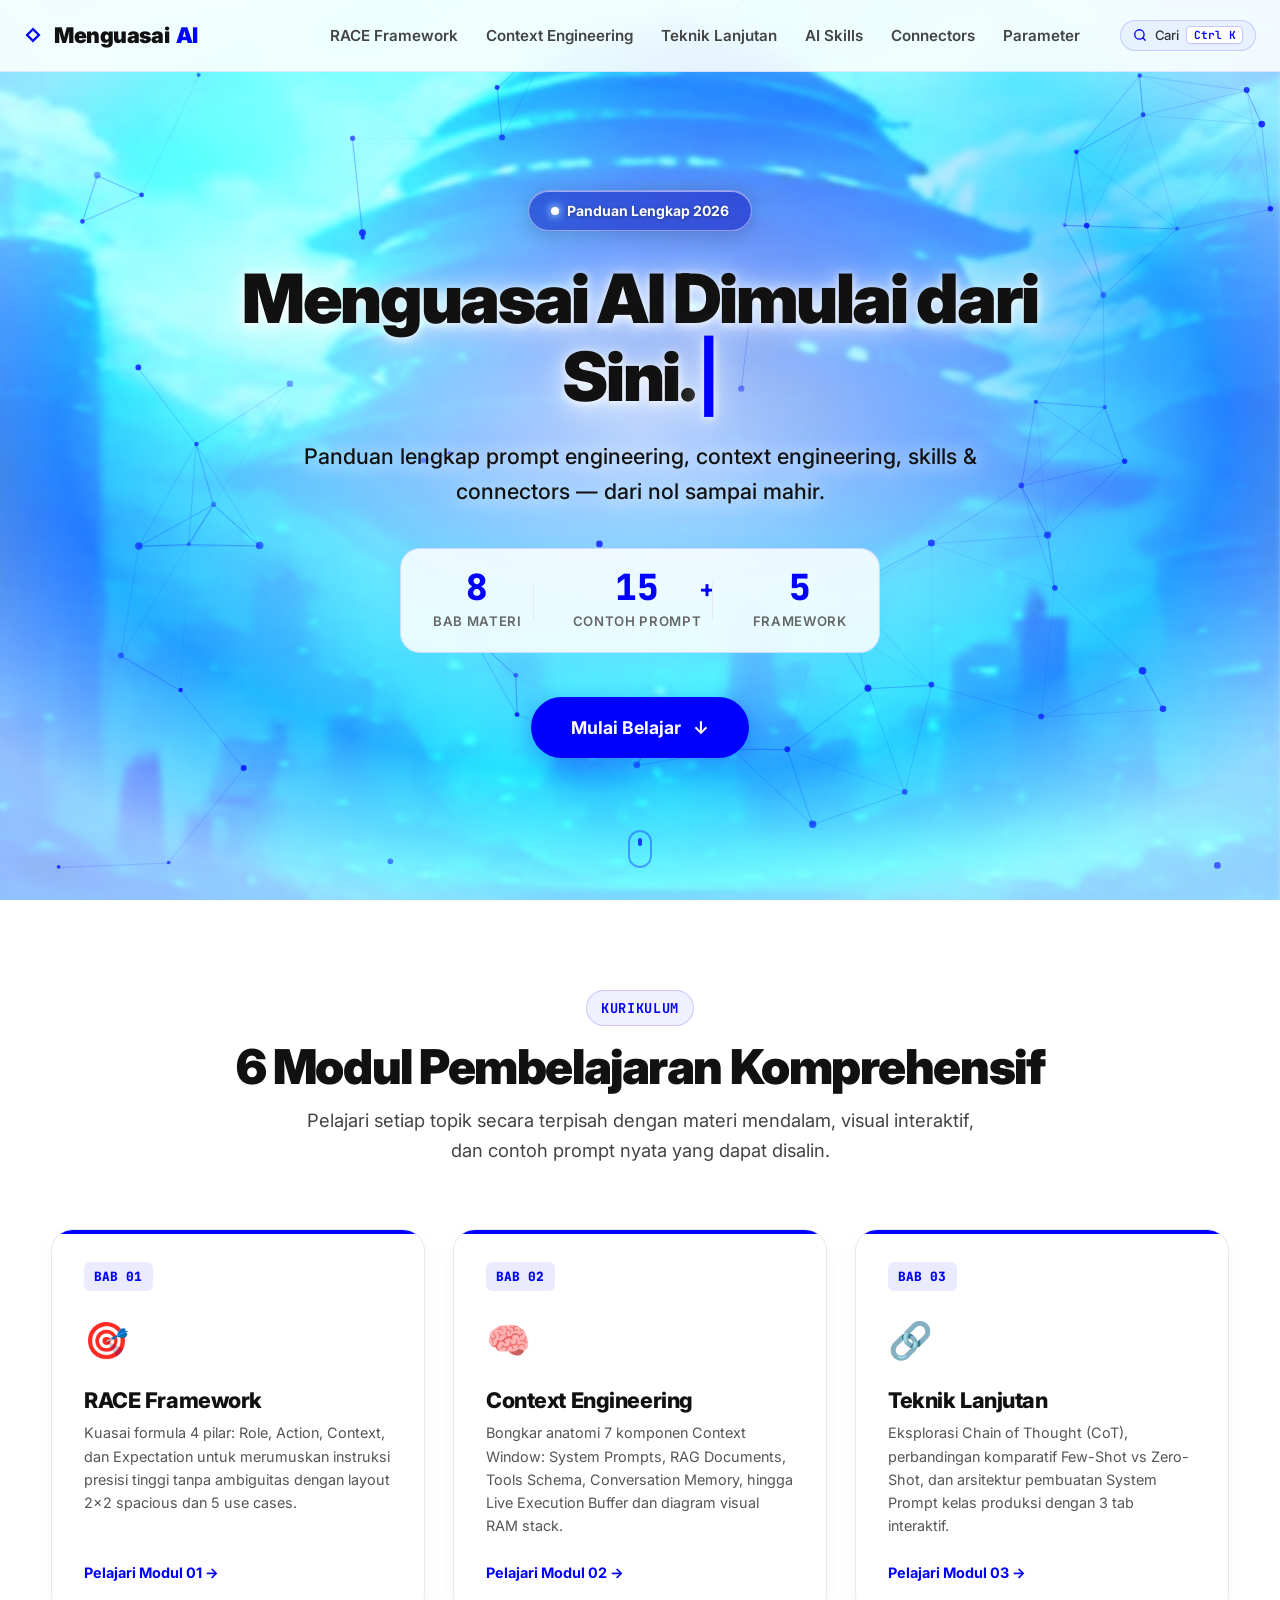
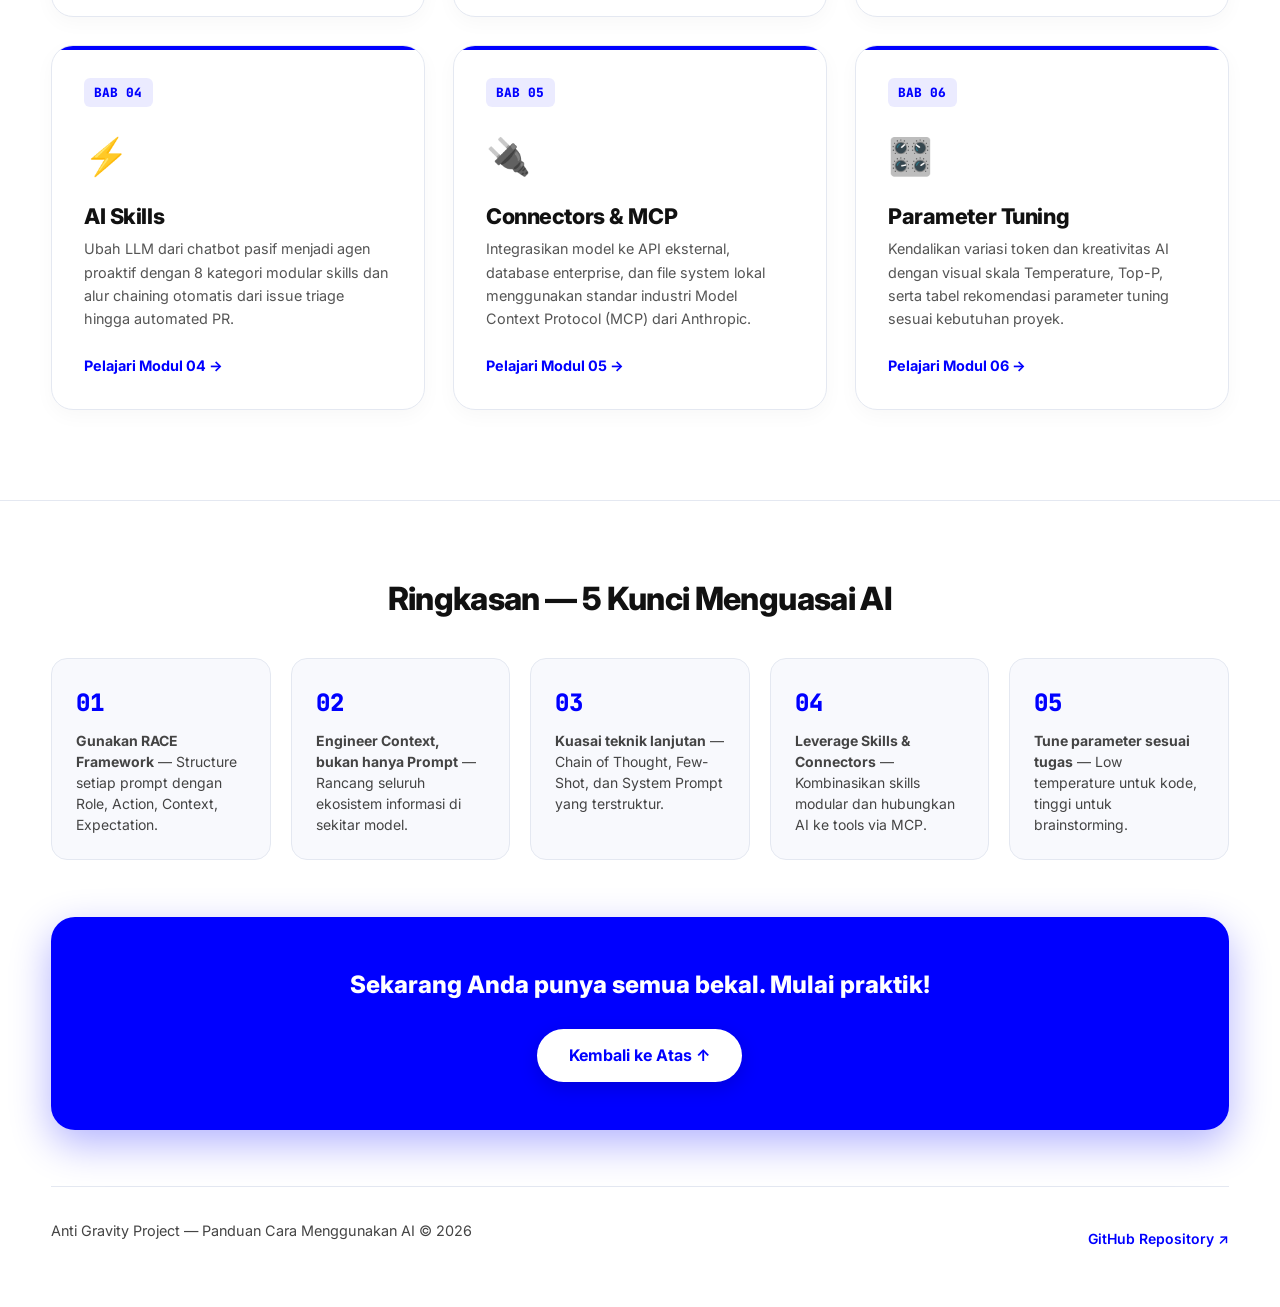
<file: index.html>
<!DOCTYPE html>
<html lang="id">
<head>
  <meta charset="UTF-8">
  <meta name="viewport" content="width=device-width, initial-scale=1.0">
  <title>Menguasai AI — Panduan Lengkap Prompt & Context Engineering</title>
  <meta name="description" content="Panduan lengkap cara menggunakan AI: dari Prompt Engineering dengan RACE Framework, Context Engineering, AI Skills, hingga Connectors & MCP.">
  <link rel="preconnect" href="https://fonts.googleapis.com">
  <link rel="preconnect" href="https://fonts.gstatic.com" crossorigin>
  <link href="https://fonts.googleapis.com/css2?family=Inter:wght@300;400;500;600;700;800;900&family=JetBrains+Mono:wght@400;500;600&display=swap" rel="stylesheet">
    <link rel="icon" type="image/svg+xml" href="assets/favicon.svg">
  <link rel="stylesheet" href="css/style.css">
</head>
<body>

  <!-- Scroll Progress Bar -->
  <div id="scroll-progress"></div>

  <!-- Navigation -->
  <nav id="navbar">
    <div class="nav-container">
      <a href="index.html" class="nav-logo">
        <span class="logo-icon-wrap">
          <svg class="logo-svg" width="18" height="18" viewBox="0 0 24 24" fill="#0000FF">
            <path d="M12 2L2 12l10 10 10-10L12 2zm0 4.2l5.8 5.8-5.8 5.8-5.8-5.8L12 6.2z"/>
          </svg>
        </span>
        Menguasai<span class="logo-accent">AI</span>
      </a>
      <button id="menu-toggle" aria-label="Toggle menu">
        <span></span><span></span><span></span>
      </button>
                  <ul class="nav-links">
        <li><a href="race-framework.html" class="nav-link">RACE Framework</a></li>
        <li><a href="context-engineering.html" class="nav-link">Context Engineering</a></li>
        <li><a href="teknik-lanjutan.html" class="nav-link">Teknik Lanjutan</a></li>
        <li><a href="ai-skills.html" class="nav-link">AI Skills</a></li>
        <li><a href="connectors.html" class="nav-link">Connectors</a></li>
        <li><a href="parameter.html" class="nav-link">Parameter</a></li>
        <li class="nav-search-item">
          <button id="search-trigger" class="nav-search-btn" aria-label="Cari materi (Ctrl+K)">
            <svg class="search-svg" width="14" height="14" viewBox="0 0 24 24" fill="none" stroke="currentColor" stroke-width="2.2" stroke-linecap="round" stroke-linejoin="round">
              <circle cx="11" cy="11" r="8"></circle>
              <line x1="21" y1="21" x2="16.65" y2="16.65"></line>
            </svg>
            <span class="search-text">Cari</span>
            <kbd class="search-kbd" id="search-kbd-label">Ctrl K</kbd>
          </button>
        </li>
      </ul>
    </div>
  </nav>
  <section id="hero" class="hero-section">
    <div class="parallax-bg" style="background-image: url('assets/hero-bg.jpg');"></div>
    <div class="hero-tech-grid"></div>
    <div class="hero-glow hero-glow-1"></div>
    <div class="hero-glow hero-glow-2"></div>
    <div class="hero-glow hero-glow-3"></div>
    <div class="hero-overlay"></div>
    <canvas id="particles-canvas"></canvas>
    <div class="hero-content">
      <div class="hero-badge reveal" data-reveal="fade-up">
        <span class="badge-dot"></span> Panduan Lengkap 2026
      </div>
      <h1 id="hero-title" class="hero-title" data-text="Menguasai AI Dimulai dari Sini.">Menguasai AI Dimulai dari Sini.</h1>
      <p class="hero-subtitle reveal" data-reveal="fade-up" data-stagger="1">
        Panduan lengkap prompt engineering, context engineering, skills & connectors — dari nol sampai mahir.
      </p>
      <div class="hero-stats reveal" data-reveal="fade-up" data-stagger="2">
        <div class="stat-item">
          <span class="counter" data-target="8">0</span>
          <span class="stat-label">Bab Materi</span>
        </div>
        <div class="stat-item">
          <span class="counter" data-target="15">0</span><span class="stat-plus">+</span>
          <span class="stat-label">Contoh Prompt</span>
        </div>
        <div class="stat-item">
          <span class="counter" data-target="5">0</span>
          <span class="stat-label">Framework</span>
        </div>
      </div>
      <a href="race-framework.html" class="hero-cta reveal" data-reveal="fade-up" data-stagger="3">
        Mulai Belajar <span class="cta-arrow">↓</span>
      </a>
    </div>
    <div class="scroll-indicator">
      <div class="mouse">
        <div class="mouse-wheel"></div>
      </div>
    </div>
  </section>
  <!-- ============================== -->
  <!-- SECTION: KURIKULUM MODUL -->
  <!-- ============================== -->
  <section id="kurikulum" class="modules-section">
    <div class="container">
      <div class="section-header reveal" data-reveal="fade-up">
        <span class="section-number">KURIKULUM</span>
        <h2 class="section-title">6 Modul Pembelajaran Komprehensif</h2>
        <p class="section-subtitle">Pelajari setiap topik secara terpisah dengan materi mendalam, visual interaktif, dan contoh prompt nyata yang dapat disalin.</p>
      </div>

      <div class="modules-grid">
        <!-- Modul 01 -->
        <a href="race-framework.html" class="module-card reveal" data-reveal="fade-up" data-stagger="1">
          <div class="module-num">BAB 01</div>
          <div class="module-icon">🎯</div>
          <h3>RACE Framework</h3>
          <p>Kuasai formula 4 pilar: Role, Action, Context, dan Expectation untuk merumuskan instruksi presisi tinggi tanpa ambiguitas dengan layout 2x2 spacious dan 5 use cases.</p>
          <span class="module-link-text">Pelajari Modul 01 →</span>
        </a>

        <!-- Modul 02 -->
        <a href="context-engineering.html" class="module-card reveal" data-reveal="fade-up" data-stagger="2">
          <div class="module-num">BAB 02</div>
          <div class="module-icon">🧠</div>
          <h3>Context Engineering</h3>
          <p>Bongkar anatomi 7 komponen Context Window: System Prompts, RAG Documents, Tools Schema, Conversation Memory, hingga Live Execution Buffer dan diagram visual RAM stack.</p>
          <span class="module-link-text">Pelajari Modul 02 →</span>
        </a>

        <!-- Modul 03 -->
        <a href="teknik-lanjutan.html" class="module-card reveal" data-reveal="fade-up" data-stagger="3">
          <div class="module-num">BAB 03</div>
          <div class="module-icon">🔗</div>
          <h3>Teknik Lanjutan</h3>
          <p>Eksplorasi Chain of Thought (CoT), perbandingan komparatif Few-Shot vs Zero-Shot, dan arsitektur pembuatan System Prompt kelas produksi dengan 3 tab interaktif.</p>
          <span class="module-link-text">Pelajari Modul 03 →</span>
        </a>

        <!-- Modul 04 -->
        <a href="ai-skills.html" class="module-card reveal" data-reveal="fade-up" data-stagger="4">
          <div class="module-num">BAB 04</div>
          <div class="module-icon">⚡</div>
          <h3>AI Skills</h3>
          <p>Ubah LLM dari chatbot pasif menjadi agen proaktif dengan 8 kategori modular skills dan alur chaining otomatis dari issue triage hingga automated PR.</p>
          <span class="module-link-text">Pelajari Modul 04 →</span>
        </a>

        <!-- Modul 05 -->
        <a href="connectors.html" class="module-card reveal" data-reveal="fade-up" data-stagger="5">
          <div class="module-num">BAB 05</div>
          <div class="module-icon">🔌</div>
          <h3>Connectors & MCP</h3>
          <p>Integrasikan model ke API eksternal, database enterprise, dan file system lokal menggunakan standar industri Model Context Protocol (MCP) dari Anthropic.</p>
          <span class="module-link-text">Pelajari Modul 05 →</span>
        </a>

        <!-- Modul 06 -->
        <a href="parameter.html" class="module-card reveal" data-reveal="fade-up" data-stagger="6">
          <div class="module-num">BAB 06</div>
          <div class="module-icon">🎛️</div>
          <h3>Parameter Tuning</h3>
          <p>Kendalikan variasi token dan kreativitas AI dengan visual skala Temperature, Top-P, serta tabel rekomendasi parameter tuning sesuai kebutuhan proyek.</p>
          <span class="module-link-text">Pelajari Modul 06 →</span>
        </a>
      </div>
    </div>
  </section>

  <!-- ============================== -->
  <!-- FOOTER -->
  <!-- ============================== -->
  <footer id="footer" class="footer-section">
    <div class="container">
      <div class="footer-summary reveal" data-reveal="fade-up">
        <h2 class="footer-title">Ringkasan — 5 Kunci Menguasai AI</h2>
        <div class="summary-grid">
          <div class="summary-item">
            <span class="summary-num">01</span>
            <p><strong>Gunakan RACE Framework</strong> — Structure setiap prompt dengan Role, Action, Context, Expectation.</p>
          </div>
          <div class="summary-item">
            <span class="summary-num">02</span>
            <p><strong>Engineer Context, bukan hanya Prompt</strong> — Rancang seluruh ekosistem informasi di sekitar model.</p>
          </div>
          <div class="summary-item">
            <span class="summary-num">03</span>
            <p><strong>Kuasai teknik lanjutan</strong> — Chain of Thought, Few-Shot, dan System Prompt yang terstruktur.</p>
          </div>
          <div class="summary-item">
            <span class="summary-num">04</span>
            <p><strong>Leverage Skills & Connectors</strong> — Kombinasikan skills modular dan hubungkan AI ke tools via MCP.</p>
          </div>
          <div class="summary-item">
            <span class="summary-num">05</span>
            <p><strong>Tune parameter sesuai tugas</strong> — Low temperature untuk kode, tinggi untuk brainstorming.</p>
          </div>
        </div>
      </div>

      <div class="footer-cta reveal" data-reveal="fade-up">
        <p class="cta-text">Sekarang Anda punya semua bekal. Mulai praktik!</p>
        <a href="#" class="footer-btn">Kembali ke Atas ↑</a>
      </div>

      <div class="footer-bottom">
        <p>Anti Gravity Project — Panduan Cara Menggunakan AI © 2026</p>
        <p class="footer-link">
          <a href="https://github.com/artificialtesting088-alt/004.Anti_Gravity_002_Project_Cara_Penggunaan_AI" target="_blank" rel="noopener">
            GitHub Repository ↗
          </a>
        </p>
      </div>
    </div>
  </footer>

  <script src="js/main.js"></script>
</body>
</html>
</file>
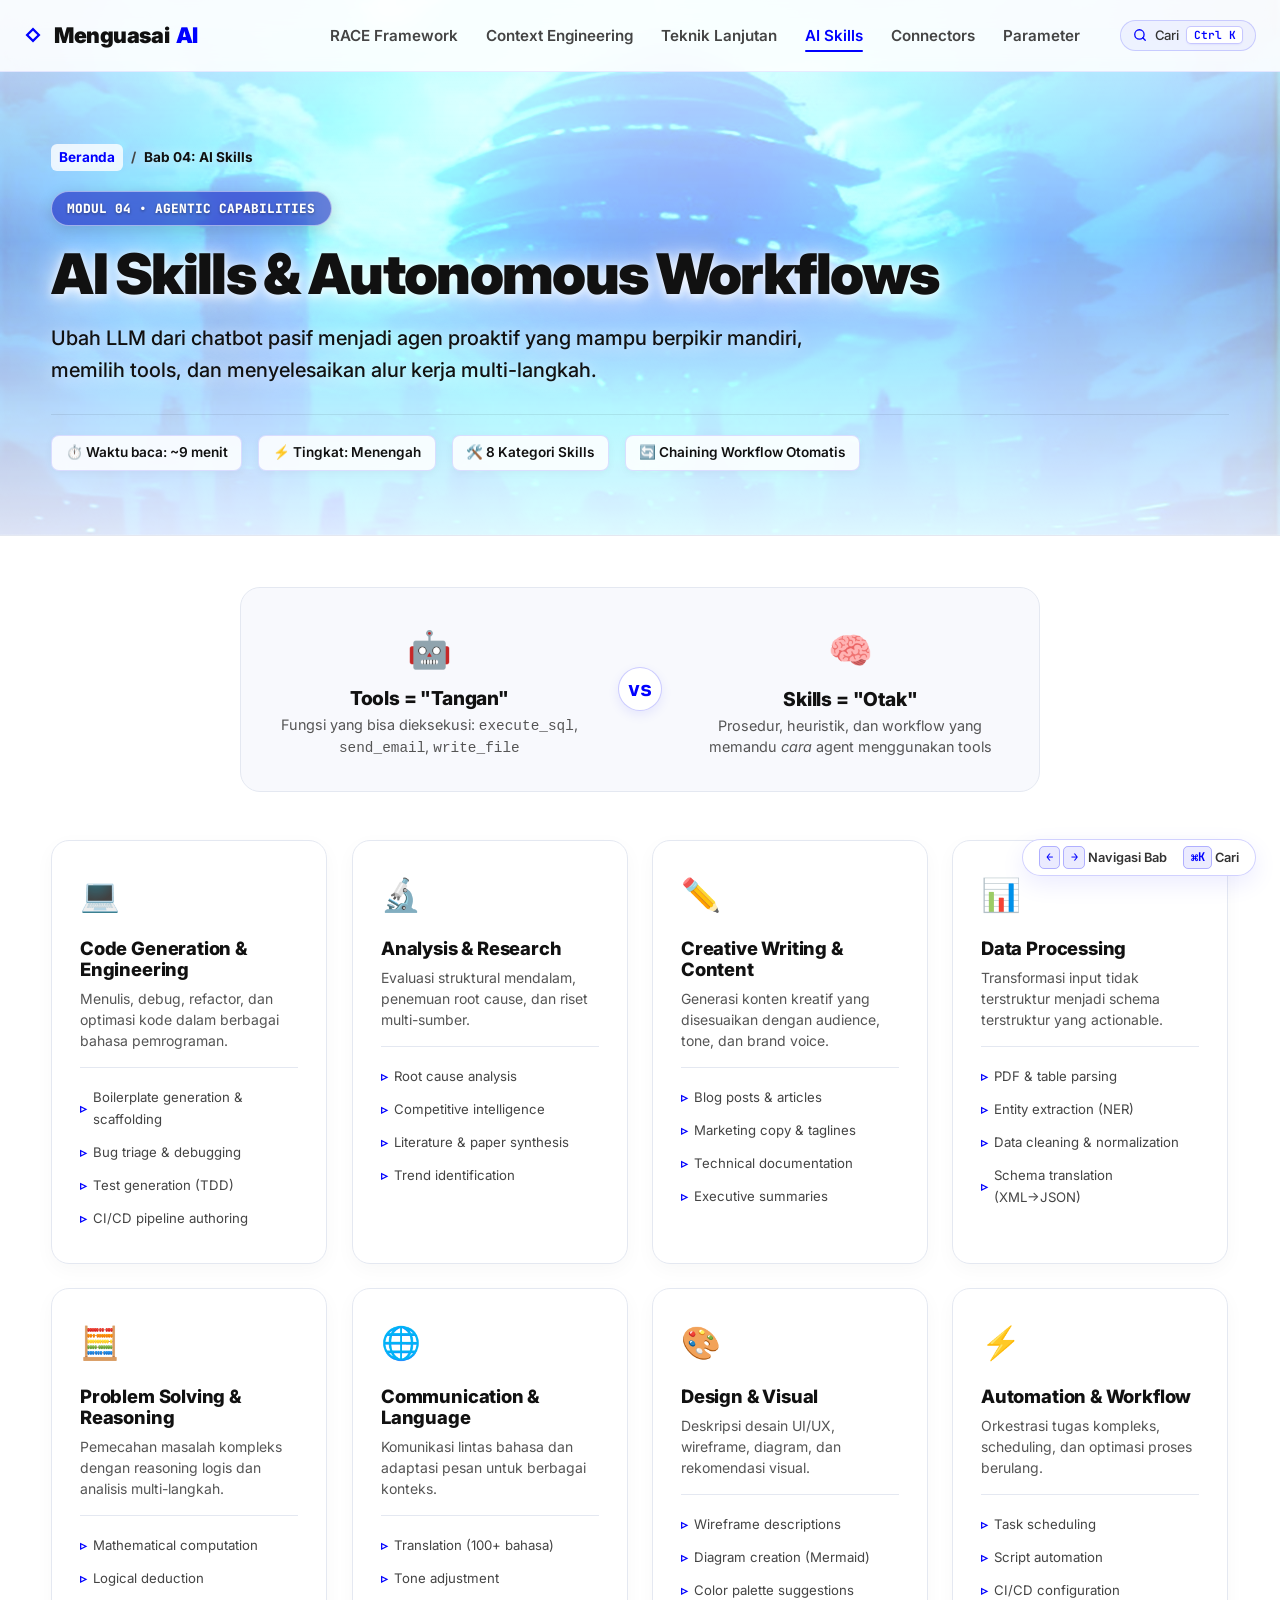
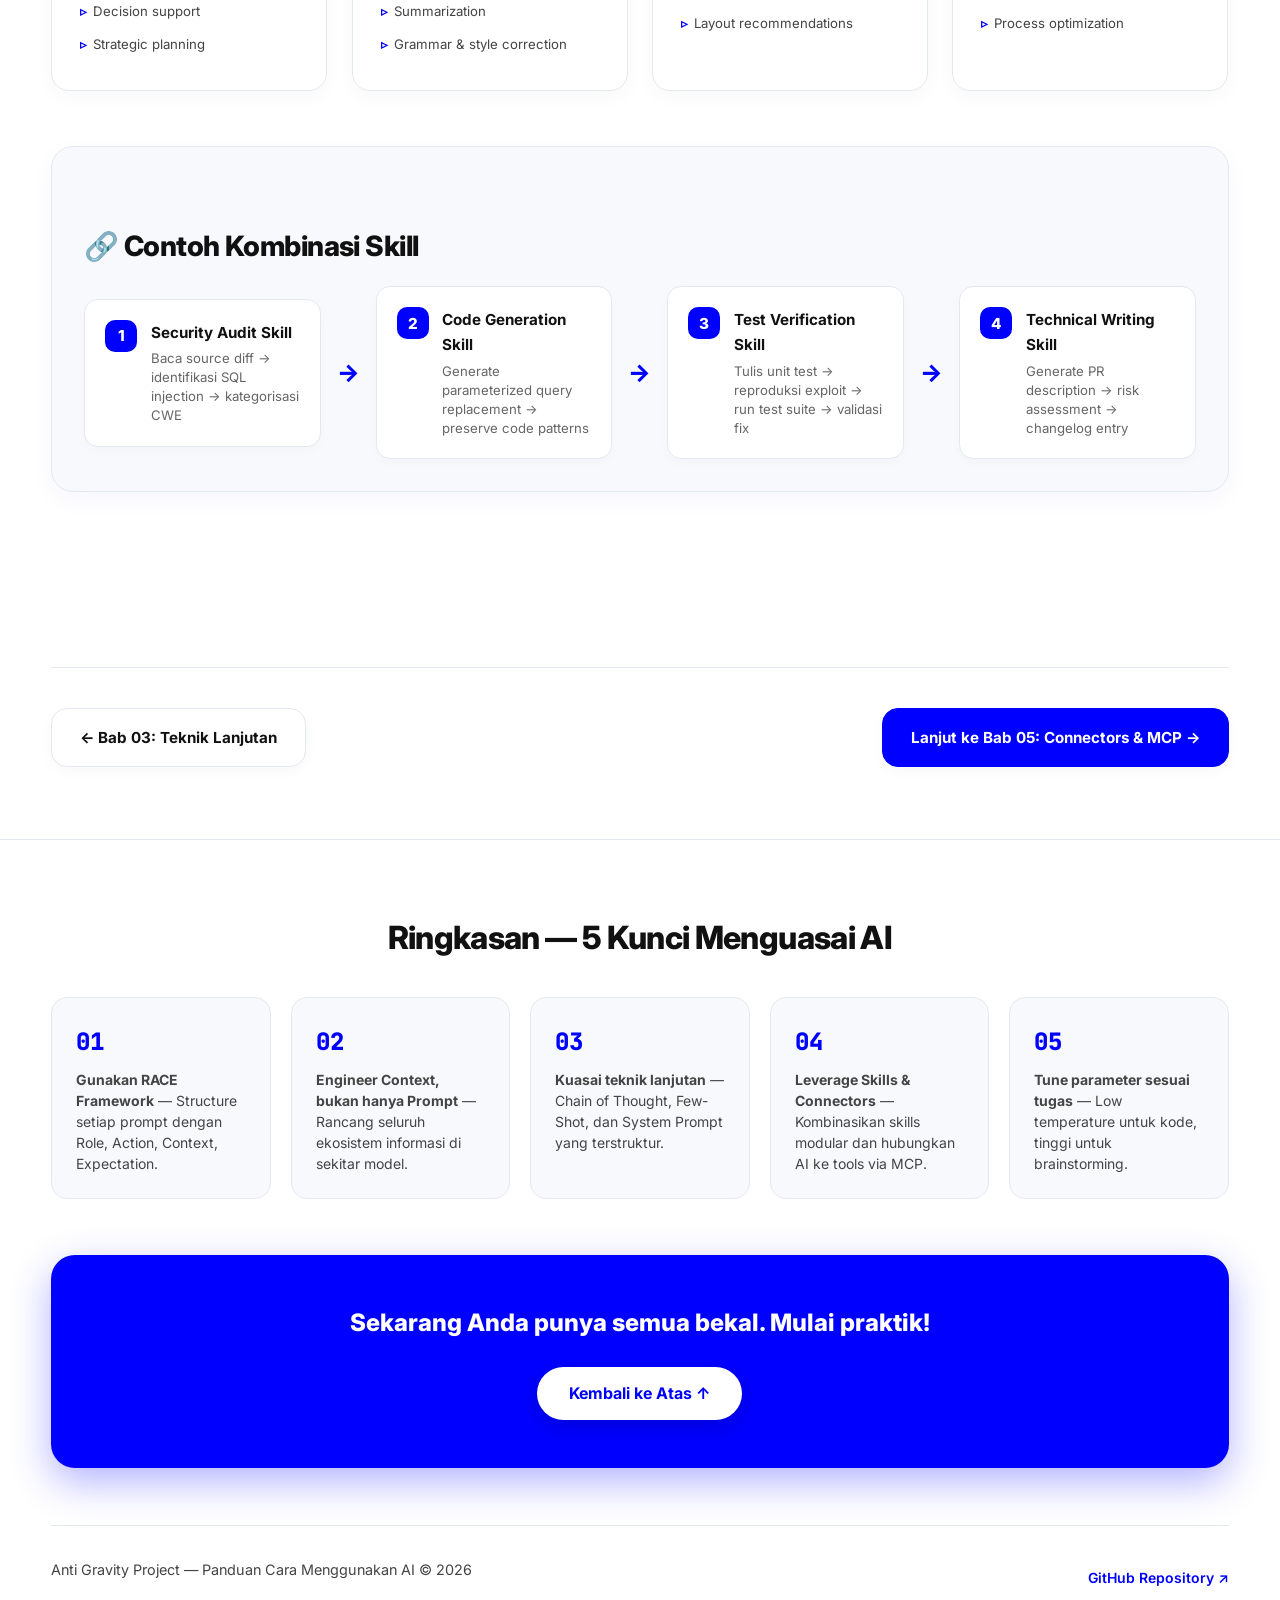
<file: ai-skills.html>
<!DOCTYPE html>
<html lang="id">
<head>
  <meta charset="UTF-8">
  <meta name="viewport" content="width=device-width, initial-scale=1.0">
  <title>AI Skills & Autonomous Workflows — Panduan Lengkap Menguasai AI</title>
  <meta name="description" content="Memahami perbedaan mendasar tools vs skills, 8 kategori keahlian agent otonom, dan implementasi workflow chaining otomatis.">
  <link rel="preconnect" href="https://fonts.googleapis.com">
  <link rel="preconnect" href="https://fonts.gstatic.com" crossorigin>
  <link href="https://fonts.googleapis.com/css2?family=Inter:wght@300;400;500;600;700;800;900&family=JetBrains+Mono:wght@400;500;600&display=swap" rel="stylesheet">
    <link rel="icon" type="image/svg+xml" href="assets/favicon.svg">
  <link rel="stylesheet" href="css/style.css">
</head>
<body>

  <!-- Scroll Progress Bar -->
  <div id="scroll-progress"></div>

  <!-- Navigation -->
  <nav id="navbar">
    <div class="nav-container">
      <a href="index.html" class="nav-logo">
        <span class="logo-icon-wrap">
          <svg class="logo-svg" width="18" height="18" viewBox="0 0 24 24" fill="#0000FF">
            <path d="M12 2L2 12l10 10 10-10L12 2zm0 4.2l5.8 5.8-5.8 5.8-5.8-5.8L12 6.2z"/>
          </svg>
        </span>
        Menguasai<span class="logo-accent">AI</span>
      </a>
      <button id="menu-toggle" aria-label="Toggle menu">
        <span></span><span></span><span></span>
      </button>
                  <ul class="nav-links">
        <li><a href="race-framework.html" class="nav-link">RACE Framework</a></li>
        <li><a href="context-engineering.html" class="nav-link">Context Engineering</a></li>
        <li><a href="teknik-lanjutan.html" class="nav-link">Teknik Lanjutan</a></li>
        <li><a href="ai-skills.html" class="nav-link">AI Skills</a></li>
        <li><a href="connectors.html" class="nav-link">Connectors</a></li>
        <li><a href="parameter.html" class="nav-link">Parameter</a></li>
        <li class="nav-search-item">
          <button id="search-trigger" class="nav-search-btn" aria-label="Cari materi (Ctrl+K)">
            <svg class="search-svg" width="14" height="14" viewBox="0 0 24 24" fill="none" stroke="currentColor" stroke-width="2.2" stroke-linecap="round" stroke-linejoin="round">
              <circle cx="11" cy="11" r="8"></circle>
              <line x1="21" y1="21" x2="16.65" y2="16.65"></line>
            </svg>
            <span class="search-text">Cari</span>
            <kbd class="search-kbd" id="search-kbd-label">Ctrl K</kbd>
          </button>
        </li>
      </ul>
    </div>
  </nav>

  <!-- Subpage Hero Banner -->
  <header class="subpage-hero">
    <div class="subpage-bg" style="background-image: url('assets/ghibli-cyber-city.jpg');"></div>
    <div class="subpage-overlay"></div>
    <div class="container">
      <div class="breadcrumb">
        <a href="index.html">Beranda</a>
        <span class="breadcrumb-sep">/</span>
        <span>Bab 04: AI Skills</span>
      </div>
      <div class="subpage-badge">MODUL 04 • AGENTIC CAPABILITIES</div>
      <h1 class="subpage-title">AI Skills & Autonomous Workflows</h1>
      <p class="subpage-subtitle">Ubah LLM dari chatbot pasif menjadi agen proaktif yang mampu berpikir mandiri, memilih tools, dan menyelesaikan alur kerja multi-langkah.</p>
      <div class="subpage-meta">
        <div class="meta-item">⏱️ Waktu baca: ~9 menit</div><div class="meta-item">⚡ Tingkat: Menengah</div><div class="meta-item">🛠️ 8 Kategori Skills</div><div class="meta-item">🔄 Chaining Workflow Otomatis</div>
      </div>
    </div>
  </header>
<section id="skills" class="section skills-section">
    <div class="container">

      <div class="skills-intro reveal" data-reveal="fade-up">
        <div class="skills-distinction">
          <div class="dist-item">
            <div class="dist-icon">🤖</div>
            <h4>Tools = "Tangan"</h4>
            <p>Fungsi yang bisa dieksekusi: <code>execute_sql</code>, <code>send_email</code>, <code>write_file</code></p>
          </div>
          <div class="dist-divider">vs</div>
          <div class="dist-item">
            <div class="dist-icon">🧠</div>
            <h4>Skills = "Otak"</h4>
            <p>Prosedur, heuristik, dan workflow yang memandu <em>cara</em> agent menggunakan tools</p>
          </div>
        </div>
      </div>

      <div class="skills-grid">
        <div class="skill-card reveal" data-reveal="fade-up" data-stagger="0">
          <div class="skill-icon">💻</div>
          <h4>Code Generation & Engineering</h4>
          <p>Menulis, debug, refactor, dan optimasi kode dalam berbagai bahasa pemrograman.</p>
          <ul class="skill-list">
            <li>Boilerplate generation & scaffolding</li>
            <li>Bug triage & debugging</li>
            <li>Test generation (TDD)</li>
            <li>CI/CD pipeline authoring</li>
          </ul>
        </div>

        <div class="skill-card reveal" data-reveal="fade-up" data-stagger="1">
          <div class="skill-icon">🔬</div>
          <h4>Analysis & Research</h4>
          <p>Evaluasi struktural mendalam, penemuan root cause, dan riset multi-sumber.</p>
          <ul class="skill-list">
            <li>Root cause analysis</li>
            <li>Competitive intelligence</li>
            <li>Literature & paper synthesis</li>
            <li>Trend identification</li>
          </ul>
        </div>

        <div class="skill-card reveal" data-reveal="fade-up" data-stagger="2">
          <div class="skill-icon">✏️</div>
          <h4>Creative Writing & Content</h4>
          <p>Generasi konten kreatif yang disesuaikan dengan audience, tone, dan brand voice.</p>
          <ul class="skill-list">
            <li>Blog posts & articles</li>
            <li>Marketing copy & taglines</li>
            <li>Technical documentation</li>
            <li>Executive summaries</li>
          </ul>
        </div>

        <div class="skill-card reveal" data-reveal="fade-up" data-stagger="3">
          <div class="skill-icon">📊</div>
          <h4>Data Processing</h4>
          <p>Transformasi input tidak terstruktur menjadi schema terstruktur yang actionable.</p>
          <ul class="skill-list">
            <li>PDF & table parsing</li>
            <li>Entity extraction (NER)</li>
            <li>Data cleaning & normalization</li>
            <li>Schema translation (XML→JSON)</li>
          </ul>
        </div>

        <div class="skill-card reveal" data-reveal="fade-up" data-stagger="4">
          <div class="skill-icon">🧮</div>
          <h4>Problem Solving & Reasoning</h4>
          <p>Pemecahan masalah kompleks dengan reasoning logis dan analisis multi-langkah.</p>
          <ul class="skill-list">
            <li>Mathematical computation</li>
            <li>Logical deduction</li>
            <li>Decision support</li>
            <li>Strategic planning</li>
          </ul>
        </div>

        <div class="skill-card reveal" data-reveal="fade-up" data-stagger="5">
          <div class="skill-icon">🌐</div>
          <h4>Communication & Language</h4>
          <p>Komunikasi lintas bahasa dan adaptasi pesan untuk berbagai konteks.</p>
          <ul class="skill-list">
            <li>Translation (100+ bahasa)</li>
            <li>Tone adjustment</li>
            <li>Summarization</li>
            <li>Grammar & style correction</li>
          </ul>
        </div>

        <div class="skill-card reveal" data-reveal="fade-up" data-stagger="6">
          <div class="skill-icon">🎨</div>
          <h4>Design & Visual</h4>
          <p>Deskripsi desain UI/UX, wireframe, diagram, dan rekomendasi visual.</p>
          <ul class="skill-list">
            <li>Wireframe descriptions</li>
            <li>Diagram creation (Mermaid)</li>
            <li>Color palette suggestions</li>
            <li>Layout recommendations</li>
          </ul>
        </div>

        <div class="skill-card reveal" data-reveal="fade-up" data-stagger="7">
          <div class="skill-icon">⚡</div>
          <h4>Automation & Workflow</h4>
          <p>Orkestrasi tugas kompleks, scheduling, dan optimasi proses berulang.</p>
          <ul class="skill-list">
            <li>Task scheduling</li>
            <li>Script automation</li>
            <li>CI/CD configuration</li>
            <li>Process optimization</li>
          </ul>
        </div>
      </div>

      <!-- Skill Combination Example -->
      <div class="skill-combo reveal" data-reveal="fade-up">
        <h3 class="subsection-title">🔗 Contoh Kombinasi Skill</h3>
        <div class="combo-flow">
          <div class="combo-step">
            <span class="combo-num">1</span>
            <div class="combo-content">
              <strong>Security Audit Skill</strong>
              <p>Baca source diff → identifikasi SQL injection → kategorisasi CWE</p>
            </div>
          </div>
          <div class="combo-arrow">→</div>
          <div class="combo-step">
            <span class="combo-num">2</span>
            <div class="combo-content">
              <strong>Code Generation Skill</strong>
              <p>Generate parameterized query replacement → preserve code patterns</p>
            </div>
          </div>
          <div class="combo-arrow">→</div>
          <div class="combo-step">
            <span class="combo-num">3</span>
            <div class="combo-content">
              <strong>Test Verification Skill</strong>
              <p>Tulis unit test → reproduksi exploit → run test suite → validasi fix</p>
            </div>
          </div>
          <div class="combo-arrow">→</div>
          <div class="combo-step">
            <span class="combo-num">4</span>
            <div class="combo-content">
              <strong>Technical Writing Skill</strong>
              <p>Generate PR description → risk assessment → changelog entry</p>
            </div>
          </div>
        </div>
      </div>
    </div>
  </section>
  <div class="container">
    <nav class="chapter-nav">
      <a href="teknik-lanjutan.html" class="chapter-btn">← Bab 03: Teknik Lanjutan</a>
      <a href="connectors.html" class="chapter-btn next">Lanjut ke Bab 05: Connectors & MCP →</a>
    </nav>
  </div>

  <!-- ============================== -->
  <!-- FOOTER -->
  <!-- ============================== -->
  <footer id="footer" class="footer-section">
    <div class="container">
      <div class="footer-summary reveal" data-reveal="fade-up">
        <h2 class="footer-title">Ringkasan — 5 Kunci Menguasai AI</h2>
        <div class="summary-grid">
          <div class="summary-item">
            <span class="summary-num">01</span>
            <p><strong>Gunakan RACE Framework</strong> — Structure setiap prompt dengan Role, Action, Context, Expectation.</p>
          </div>
          <div class="summary-item">
            <span class="summary-num">02</span>
            <p><strong>Engineer Context, bukan hanya Prompt</strong> — Rancang seluruh ekosistem informasi di sekitar model.</p>
          </div>
          <div class="summary-item">
            <span class="summary-num">03</span>
            <p><strong>Kuasai teknik lanjutan</strong> — Chain of Thought, Few-Shot, dan System Prompt yang terstruktur.</p>
          </div>
          <div class="summary-item">
            <span class="summary-num">04</span>
            <p><strong>Leverage Skills & Connectors</strong> — Kombinasikan skills modular dan hubungkan AI ke tools via MCP.</p>
          </div>
          <div class="summary-item">
            <span class="summary-num">05</span>
            <p><strong>Tune parameter sesuai tugas</strong> — Low temperature untuk kode, tinggi untuk brainstorming.</p>
          </div>
        </div>
      </div>

      <div class="footer-cta reveal" data-reveal="fade-up">
        <p class="cta-text">Sekarang Anda punya semua bekal. Mulai praktik!</p>
        <a href="#" class="footer-btn">Kembali ke Atas ↑</a>
      </div>

      <div class="footer-bottom">
        <p>Anti Gravity Project — Panduan Cara Menggunakan AI © 2026</p>
        <p class="footer-link">
          <a href="https://github.com/artificialtesting088-alt/004.Anti_Gravity_002_Project_Cara_Penggunaan_AI" target="_blank" rel="noopener">
            GitHub Repository ↗
          </a>
        </p>
      </div>
    </div>
  </footer>

  <script src="js/main.js"></script>
</body>
</html>
</file>
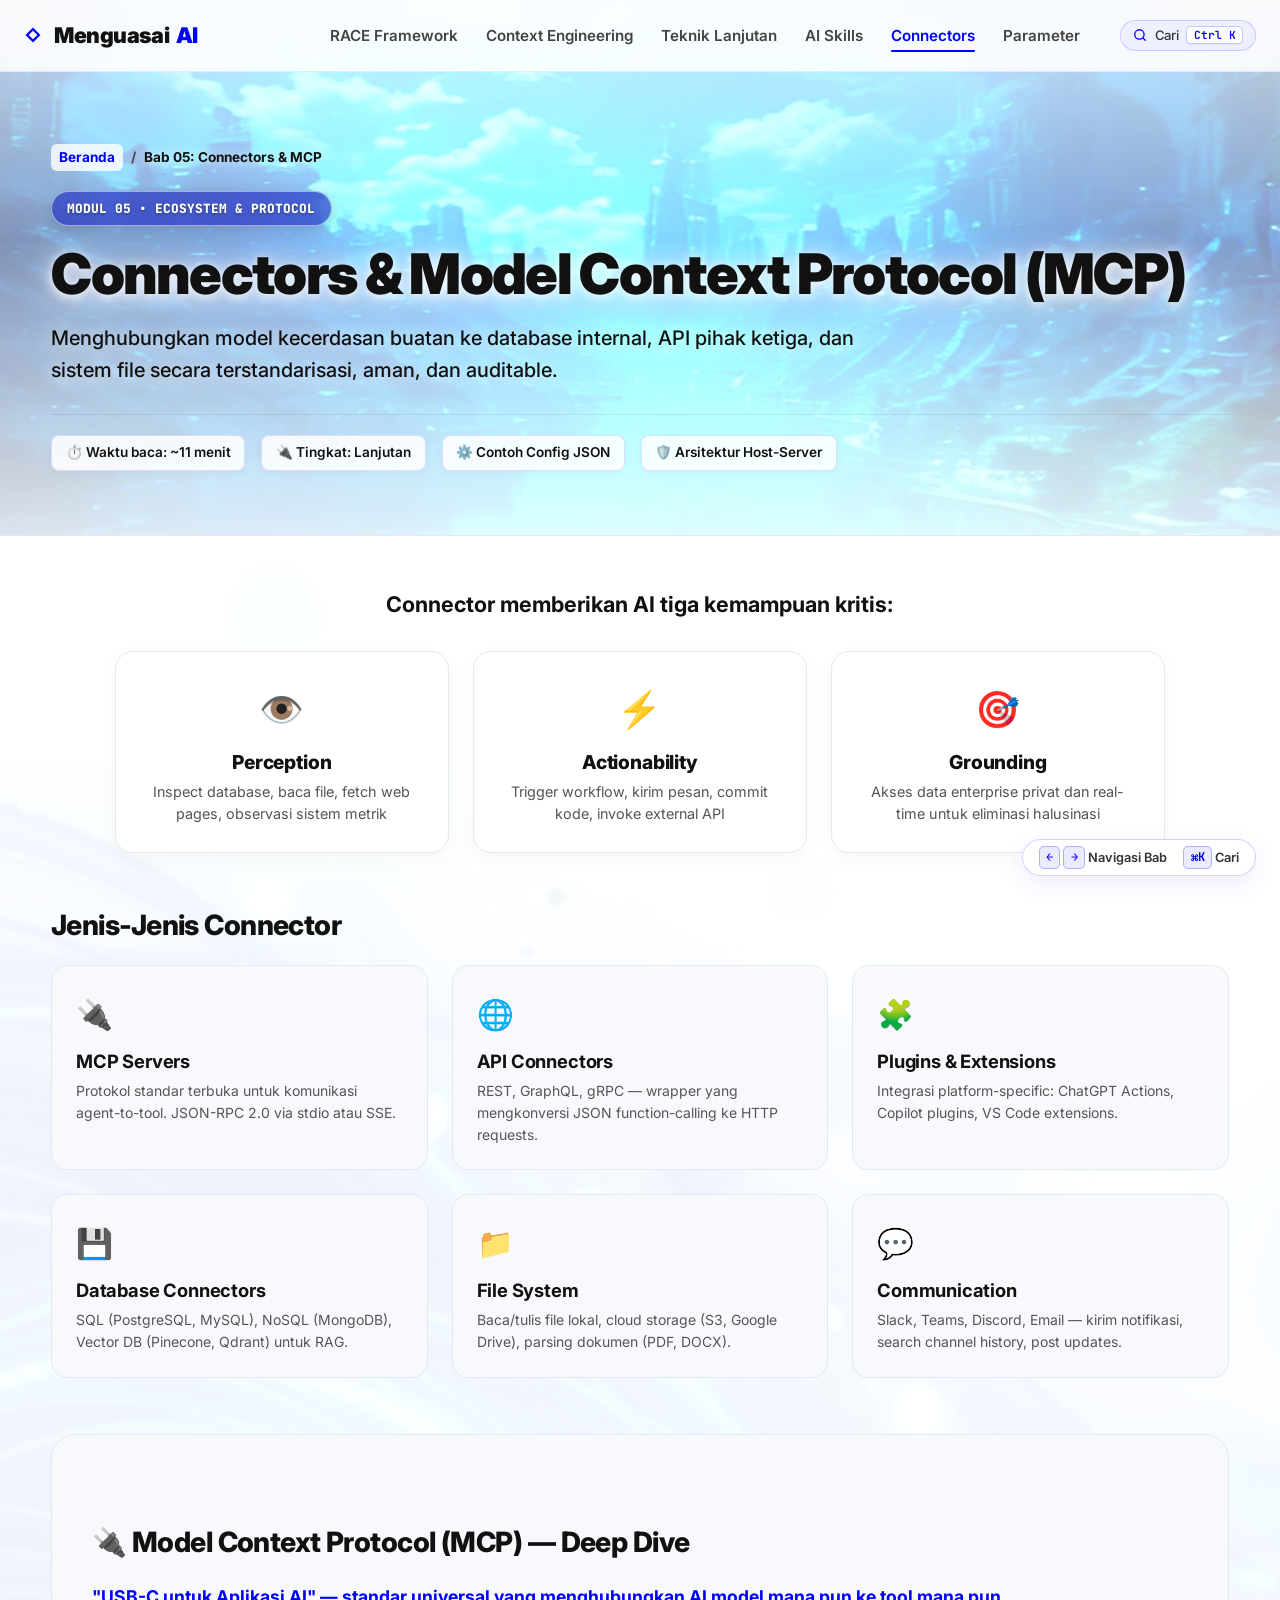
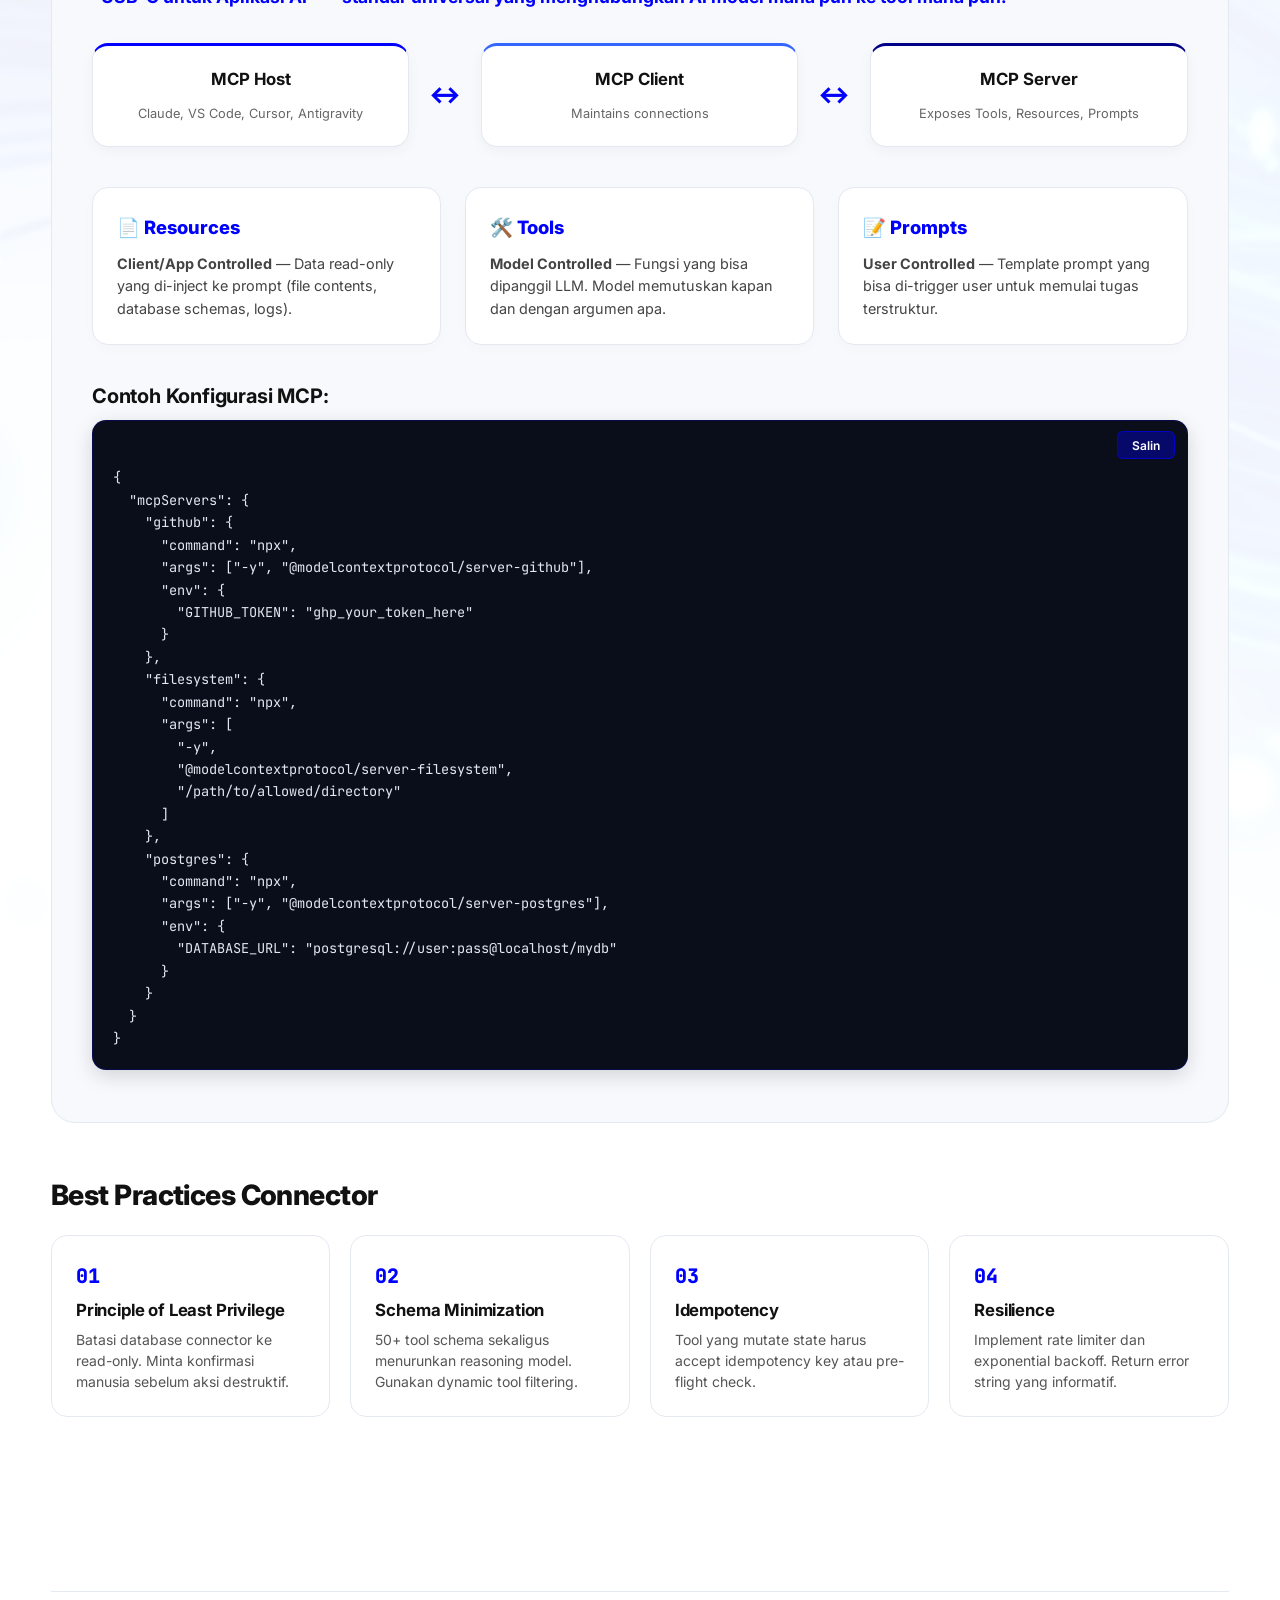
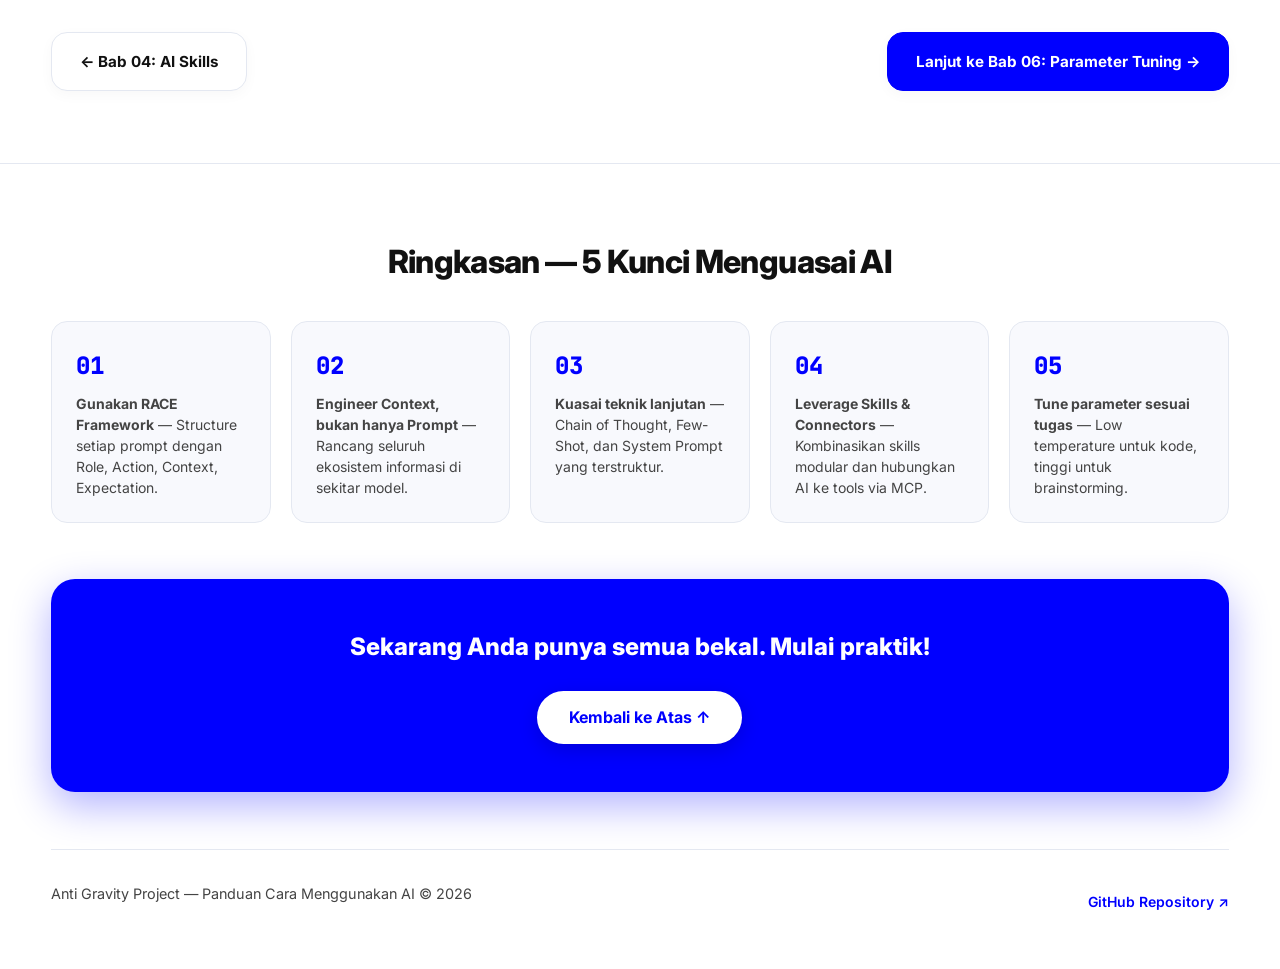
<file: connectors.html>
<!DOCTYPE html>
<html lang="id">
<head>
  <meta charset="UTF-8">
  <meta name="viewport" content="width=device-width, initial-scale=1.0">
  <title>Connectors & Model Context Protocol (MCP) — Panduan Lengkap Menguasai AI</title>
  <meta name="description" content="Panduan integrasi AI ke database eksternal, API SaaS, file system, dan standar industri Model Context Protocol (MCP) dari Anthropic.">
  <link rel="preconnect" href="https://fonts.googleapis.com">
  <link rel="preconnect" href="https://fonts.gstatic.com" crossorigin>
  <link href="https://fonts.googleapis.com/css2?family=Inter:wght@300;400;500;600;700;800;900&family=JetBrains+Mono:wght@400;500;600&display=swap" rel="stylesheet">
    <link rel="icon" type="image/svg+xml" href="assets/favicon.svg">
  <link rel="stylesheet" href="css/style.css">
</head>
<body>

  <!-- Scroll Progress Bar -->
  <div id="scroll-progress"></div>

  <!-- Navigation -->
  <nav id="navbar">
    <div class="nav-container">
      <a href="index.html" class="nav-logo">
        <span class="logo-icon-wrap">
          <svg class="logo-svg" width="18" height="18" viewBox="0 0 24 24" fill="#0000FF">
            <path d="M12 2L2 12l10 10 10-10L12 2zm0 4.2l5.8 5.8-5.8 5.8-5.8-5.8L12 6.2z"/>
          </svg>
        </span>
        Menguasai<span class="logo-accent">AI</span>
      </a>
      <button id="menu-toggle" aria-label="Toggle menu">
        <span></span><span></span><span></span>
      </button>
                  <ul class="nav-links">
        <li><a href="race-framework.html" class="nav-link">RACE Framework</a></li>
        <li><a href="context-engineering.html" class="nav-link">Context Engineering</a></li>
        <li><a href="teknik-lanjutan.html" class="nav-link">Teknik Lanjutan</a></li>
        <li><a href="ai-skills.html" class="nav-link">AI Skills</a></li>
        <li><a href="connectors.html" class="nav-link">Connectors</a></li>
        <li><a href="parameter.html" class="nav-link">Parameter</a></li>
        <li class="nav-search-item">
          <button id="search-trigger" class="nav-search-btn" aria-label="Cari materi (Ctrl+K)">
            <svg class="search-svg" width="14" height="14" viewBox="0 0 24 24" fill="none" stroke="currentColor" stroke-width="2.2" stroke-linecap="round" stroke-linejoin="round">
              <circle cx="11" cy="11" r="8"></circle>
              <line x1="21" y1="21" x2="16.65" y2="16.65"></line>
            </svg>
            <span class="search-text">Cari</span>
            <kbd class="search-kbd" id="search-kbd-label">Ctrl K</kbd>
          </button>
        </li>
      </ul>
    </div>
  </nav>

  <!-- Subpage Hero Banner -->
  <header class="subpage-hero">
    <div class="subpage-bg" style="background-image: url('assets/ghibli-water-city.jpg');"></div>
    <div class="subpage-overlay"></div>
    <div class="container">
      <div class="breadcrumb">
        <a href="index.html">Beranda</a>
        <span class="breadcrumb-sep">/</span>
        <span>Bab 05: Connectors & MCP</span>
      </div>
      <div class="subpage-badge">MODUL 05 • ECOSYSTEM & PROTOCOL</div>
      <h1 class="subpage-title">Connectors & Model Context Protocol (MCP)</h1>
      <p class="subpage-subtitle">Menghubungkan model kecerdasan buatan ke database internal, API pihak ketiga, dan sistem file secara terstandarisasi, aman, dan auditable.</p>
      <div class="subpage-meta">
        <div class="meta-item">⏱️ Waktu baca: ~11 menit</div><div class="meta-item">🔌 Tingkat: Lanjutan</div><div class="meta-item">⚙️ Contoh Config JSON</div><div class="meta-item">🛡️ Arsitektur Host-Server</div>
      </div>
    </div>
  </header>
<section id="connectors" class="section connectors-section">
    <div class="parallax-bg" style="background-image: url('assets/wave-bg.jpg');"></div>
    <div class="section-overlay"></div>
    <div class="container">

      <!-- What are Connectors -->
      <div class="connector-intro reveal" data-reveal="fade-up">
        <p class="big-text">Connector memberikan AI tiga kemampuan kritis:</p>
        <div class="capability-trio">
          <div class="cap-item">
            <div class="cap-icon">👁️</div>
            <h4>Perception</h4>
            <p>Inspect database, baca file, fetch web pages, observasi sistem metrik</p>
          </div>
          <div class="cap-item">
            <div class="cap-icon">⚡</div>
            <h4>Actionability</h4>
            <p>Trigger workflow, kirim pesan, commit kode, invoke external API</p>
          </div>
          <div class="cap-item">
            <div class="cap-icon">🎯</div>
            <h4>Grounding</h4>
            <p>Akses data enterprise privat dan real-time untuk eliminasi halusinasi</p>
          </div>
        </div>
      </div>

      <!-- Connector Types -->
      <div class="connector-types reveal" data-reveal="fade-up">
        <h3 class="subsection-title">Jenis-Jenis Connector</h3>
        <div class="connector-grid">
          <div class="conn-card">
            <div class="conn-icon">🔌</div>
            <h4>MCP Servers</h4>
            <p>Protokol standar terbuka untuk komunikasi agent-to-tool. JSON-RPC 2.0 via stdio atau SSE.</p>
          </div>
          <div class="conn-card">
            <div class="conn-icon">🌐</div>
            <h4>API Connectors</h4>
            <p>REST, GraphQL, gRPC — wrapper yang mengkonversi JSON function-calling ke HTTP requests.</p>
          </div>
          <div class="conn-card">
            <div class="conn-icon">🧩</div>
            <h4>Plugins & Extensions</h4>
            <p>Integrasi platform-specific: ChatGPT Actions, Copilot plugins, VS Code extensions.</p>
          </div>
          <div class="conn-card">
            <div class="conn-icon">💾</div>
            <h4>Database Connectors</h4>
            <p>SQL (PostgreSQL, MySQL), NoSQL (MongoDB), Vector DB (Pinecone, Qdrant) untuk RAG.</p>
          </div>
          <div class="conn-card">
            <div class="conn-icon">📁</div>
            <h4>File System</h4>
            <p>Baca/tulis file lokal, cloud storage (S3, Google Drive), parsing dokumen (PDF, DOCX).</p>
          </div>
          <div class="conn-card">
            <div class="conn-icon">💬</div>
            <h4>Communication</h4>
            <p>Slack, Teams, Discord, Email — kirim notifikasi, search channel history, post updates.</p>
          </div>
        </div>
      </div>

      <!-- MCP Deep Dive -->
      <div class="mcp-deep reveal" data-reveal="fade-up">
        <h3 class="subsection-title">🔌 Model Context Protocol (MCP) — Deep Dive</h3>
        <p class="mcp-tagline">"USB-C untuk Aplikasi AI" — standar universal yang menghubungkan AI model mana pun ke tool mana pun.</p>
        
        <div class="mcp-architecture">
          <div class="mcp-flow">
            <div class="mcp-node host">
              <strong>MCP Host</strong>
              <span>Claude, VS Code, Cursor, Antigravity</span>
            </div>
            <div class="mcp-arrow">↔</div>
            <div class="mcp-node client">
              <strong>MCP Client</strong>
              <span>Maintains connections</span>
            </div>
            <div class="mcp-arrow">↔</div>
            <div class="mcp-node server">
              <strong>MCP Server</strong>
              <span>Exposes Tools, Resources, Prompts</span>
            </div>
          </div>
        </div>

        <div class="mcp-primitives">
          <div class="prim-card">
            <div class="prim-header">📄 Resources</div>
            <p><strong>Client/App Controlled</strong> — Data read-only yang di-inject ke prompt (file contents, database schemas, logs).</p>
          </div>
          <div class="prim-card">
            <div class="prim-header">🛠️ Tools</div>
            <p><strong>Model Controlled</strong> — Fungsi yang bisa dipanggil LLM. Model memutuskan kapan dan dengan argumen apa.</p>
          </div>
          <div class="prim-card">
            <div class="prim-header">📝 Prompts</div>
            <p><strong>User Controlled</strong> — Template prompt yang bisa di-trigger user untuk memulai tugas terstruktur.</p>
          </div>
        </div>

        <!-- MCP Config Example -->
        <div class="mcp-config">
          <h4>Contoh Konfigurasi MCP:</h4>
          <div class="code-block large">
            <button class="copy-btn">Salin</button>
            <pre><code>{
  "mcpServers": {
    "github": {
      "command": "npx",
      "args": ["-y", "@modelcontextprotocol/server-github"],
      "env": {
        "GITHUB_TOKEN": "ghp_your_token_here"
      }
    },
    "filesystem": {
      "command": "npx",
      "args": [
        "-y", 
        "@modelcontextprotocol/server-filesystem", 
        "/path/to/allowed/directory"
      ]
    },
    "postgres": {
      "command": "npx",
      "args": ["-y", "@modelcontextprotocol/server-postgres"],
      "env": {
        "DATABASE_URL": "postgresql://user:pass@localhost/mydb"
      }
    }
  }
}</code></pre>
          </div>
        </div>
      </div>

      <!-- Connector Best Practices -->
      <div class="conn-best reveal" data-reveal="fade-up">
        <h3 class="subsection-title">Best Practices Connector</h3>
        <div class="best-grid">
          <div class="best-item">
            <span class="best-num">01</span>
            <h4>Principle of Least Privilege</h4>
            <p>Batasi database connector ke read-only. Minta konfirmasi manusia sebelum aksi destruktif.</p>
          </div>
          <div class="best-item">
            <span class="best-num">02</span>
            <h4>Schema Minimization</h4>
            <p>50+ tool schema sekaligus menurunkan reasoning model. Gunakan dynamic tool filtering.</p>
          </div>
          <div class="best-item">
            <span class="best-num">03</span>
            <h4>Idempotency</h4>
            <p>Tool yang mutate state harus accept idempotency key atau pre-flight check.</p>
          </div>
          <div class="best-item">
            <span class="best-num">04</span>
            <h4>Resilience</h4>
            <p>Implement rate limiter dan exponential backoff. Return error string yang informatif.</p>
          </div>
        </div>
      </div>
    </div>
  </section>
  <div class="container">
    <nav class="chapter-nav">
      <a href="ai-skills.html" class="chapter-btn">← Bab 04: AI Skills</a>
      <a href="parameter.html" class="chapter-btn next">Lanjut ke Bab 06: Parameter Tuning →</a>
    </nav>
  </div>

  <!-- ============================== -->
  <!-- FOOTER -->
  <!-- ============================== -->
  <footer id="footer" class="footer-section">
    <div class="container">
      <div class="footer-summary reveal" data-reveal="fade-up">
        <h2 class="footer-title">Ringkasan — 5 Kunci Menguasai AI</h2>
        <div class="summary-grid">
          <div class="summary-item">
            <span class="summary-num">01</span>
            <p><strong>Gunakan RACE Framework</strong> — Structure setiap prompt dengan Role, Action, Context, Expectation.</p>
          </div>
          <div class="summary-item">
            <span class="summary-num">02</span>
            <p><strong>Engineer Context, bukan hanya Prompt</strong> — Rancang seluruh ekosistem informasi di sekitar model.</p>
          </div>
          <div class="summary-item">
            <span class="summary-num">03</span>
            <p><strong>Kuasai teknik lanjutan</strong> — Chain of Thought, Few-Shot, dan System Prompt yang terstruktur.</p>
          </div>
          <div class="summary-item">
            <span class="summary-num">04</span>
            <p><strong>Leverage Skills & Connectors</strong> — Kombinasikan skills modular dan hubungkan AI ke tools via MCP.</p>
          </div>
          <div class="summary-item">
            <span class="summary-num">05</span>
            <p><strong>Tune parameter sesuai tugas</strong> — Low temperature untuk kode, tinggi untuk brainstorming.</p>
          </div>
        </div>
      </div>

      <div class="footer-cta reveal" data-reveal="fade-up">
        <p class="cta-text">Sekarang Anda punya semua bekal. Mulai praktik!</p>
        <a href="#" class="footer-btn">Kembali ke Atas ↑</a>
      </div>

      <div class="footer-bottom">
        <p>Anti Gravity Project — Panduan Cara Menggunakan AI © 2026</p>
        <p class="footer-link">
          <a href="https://github.com/artificialtesting088-alt/004.Anti_Gravity_002_Project_Cara_Penggunaan_AI" target="_blank" rel="noopener">
            GitHub Repository ↗
          </a>
        </p>
      </div>
    </div>
  </footer>

  <script src="js/main.js"></script>
</body>
</html>
</file>
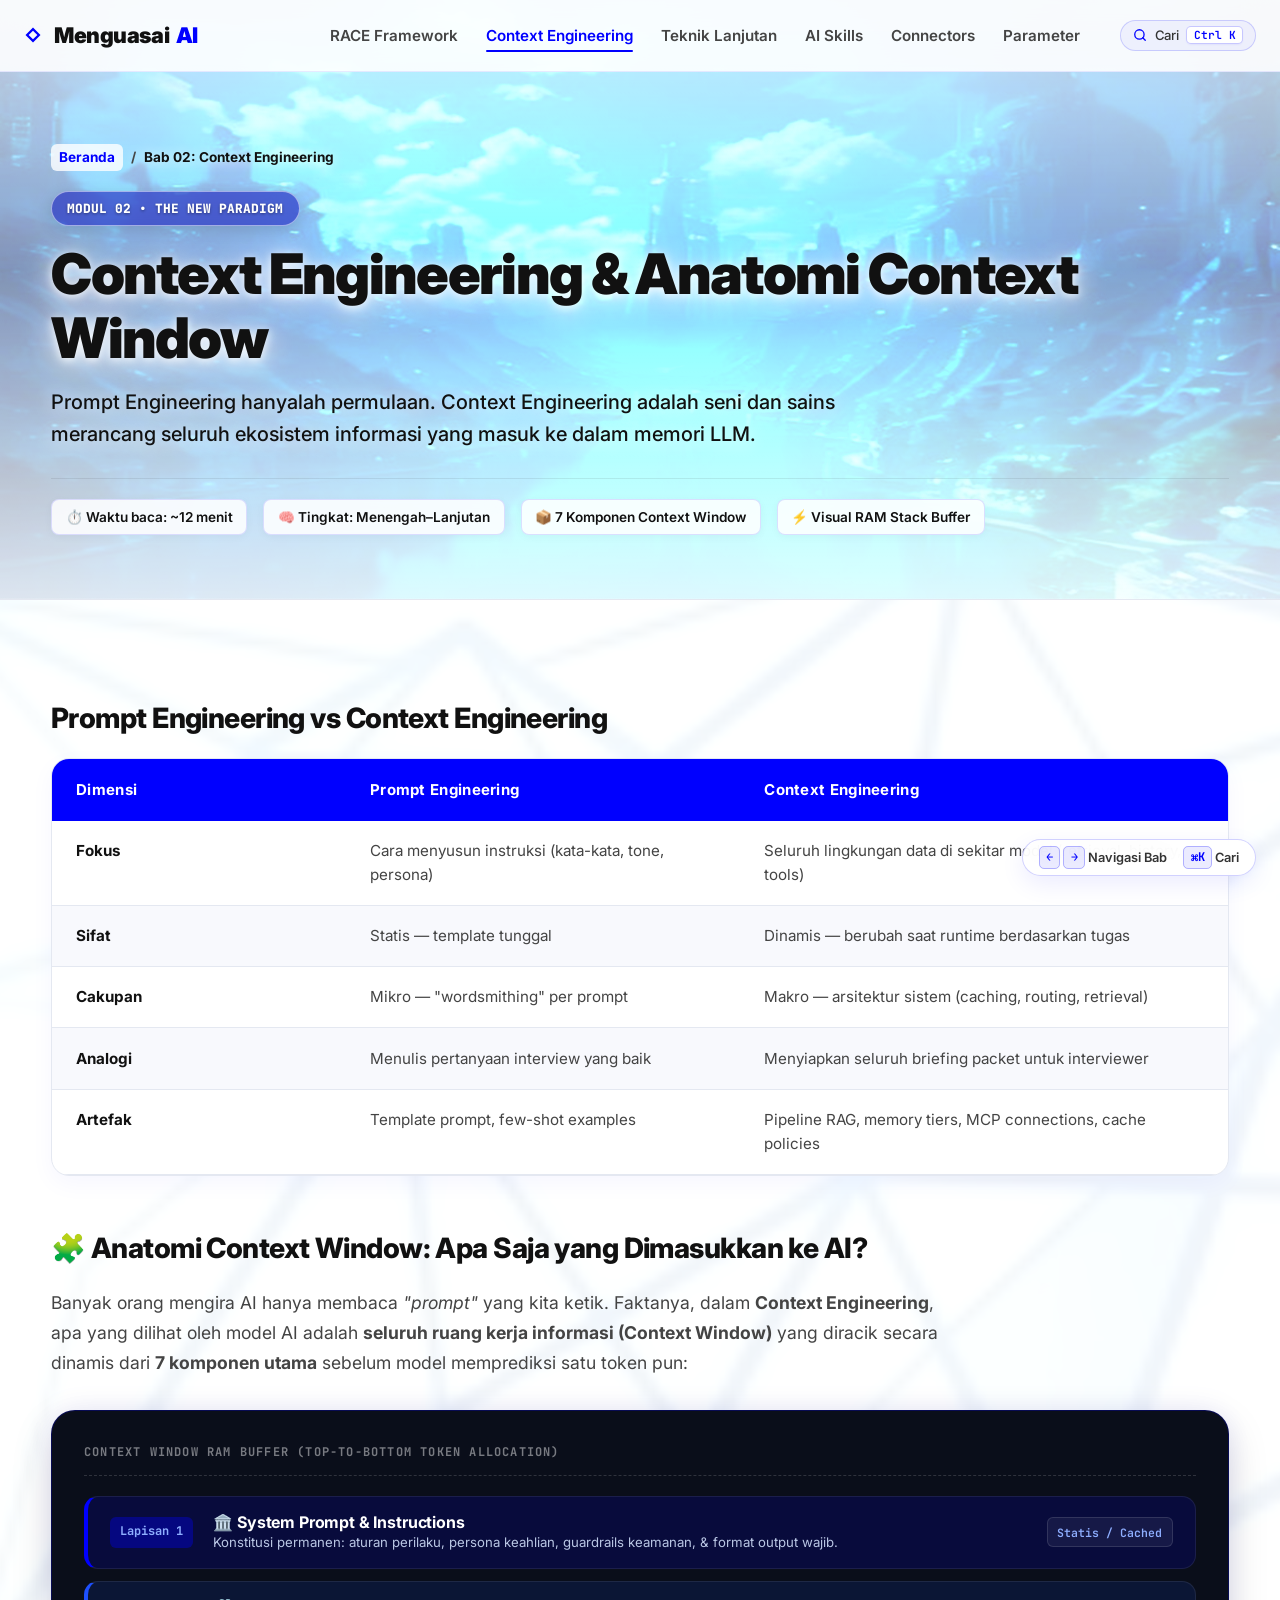
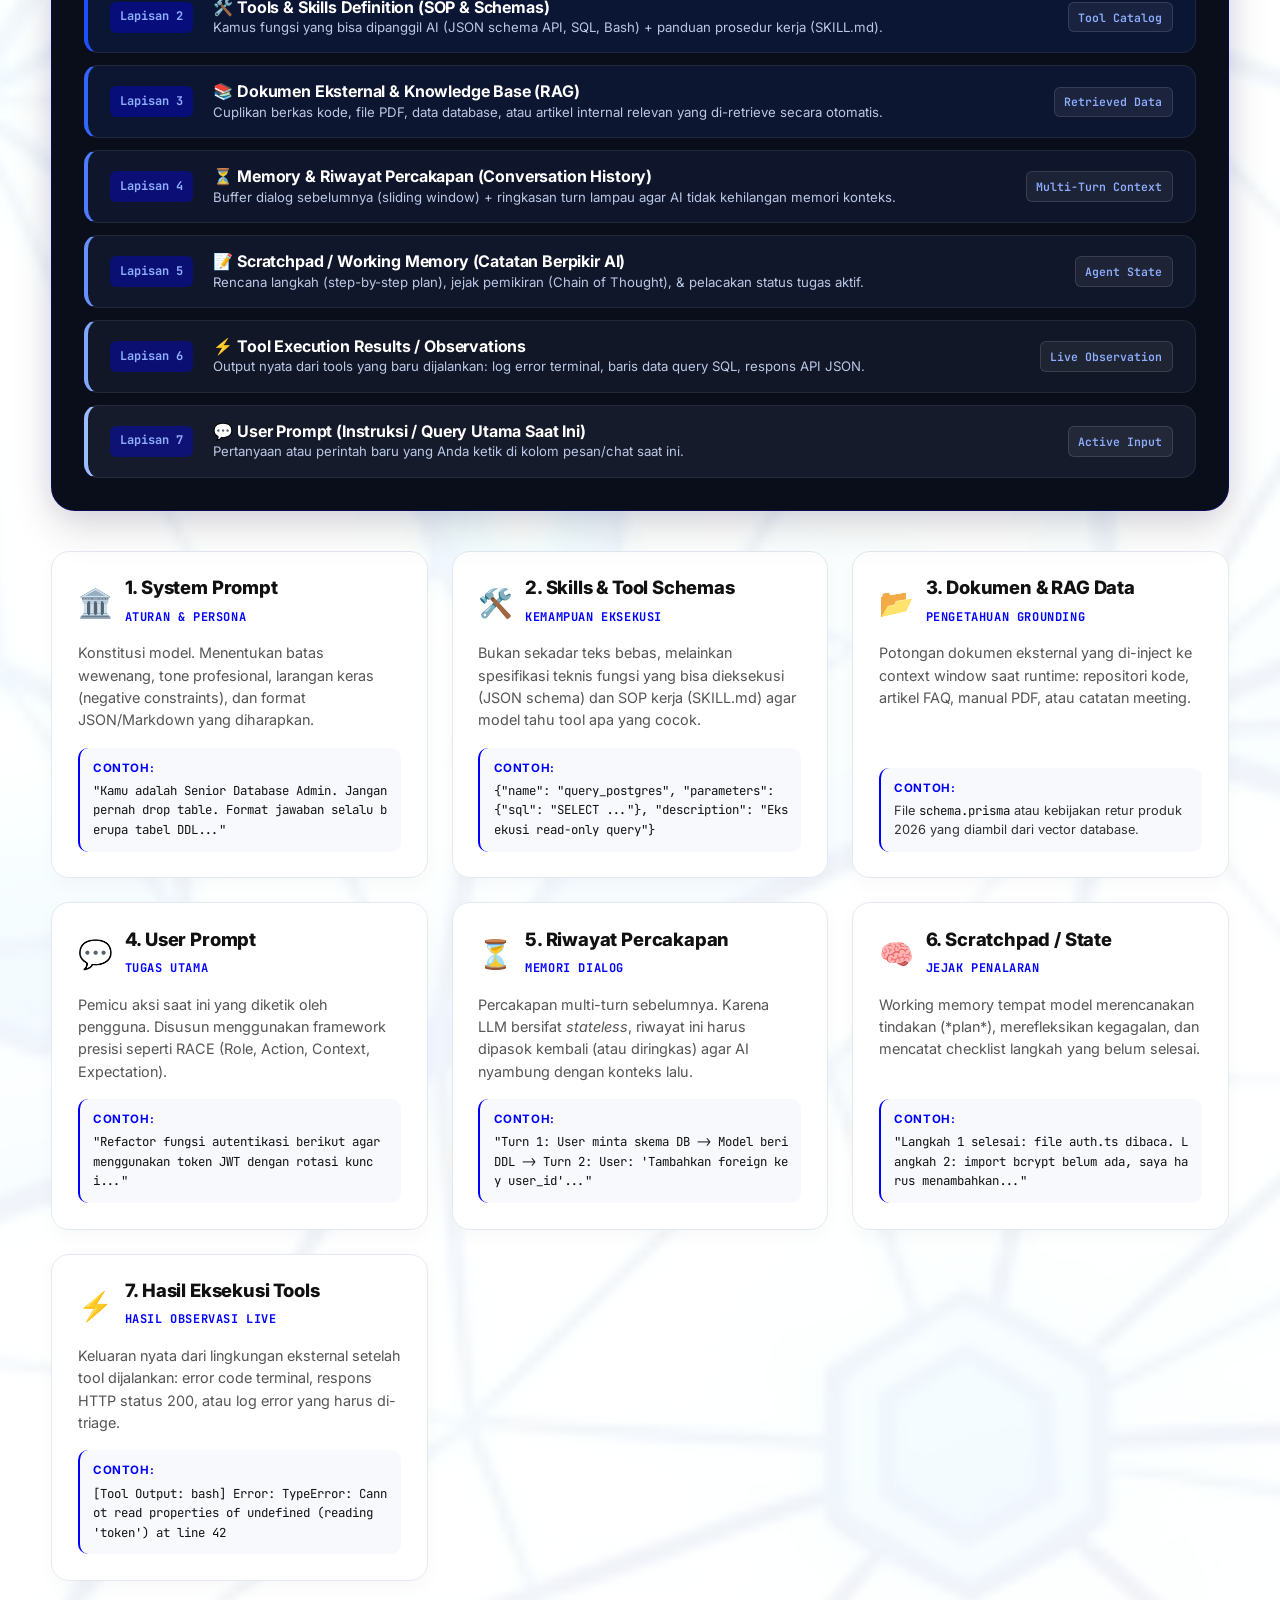
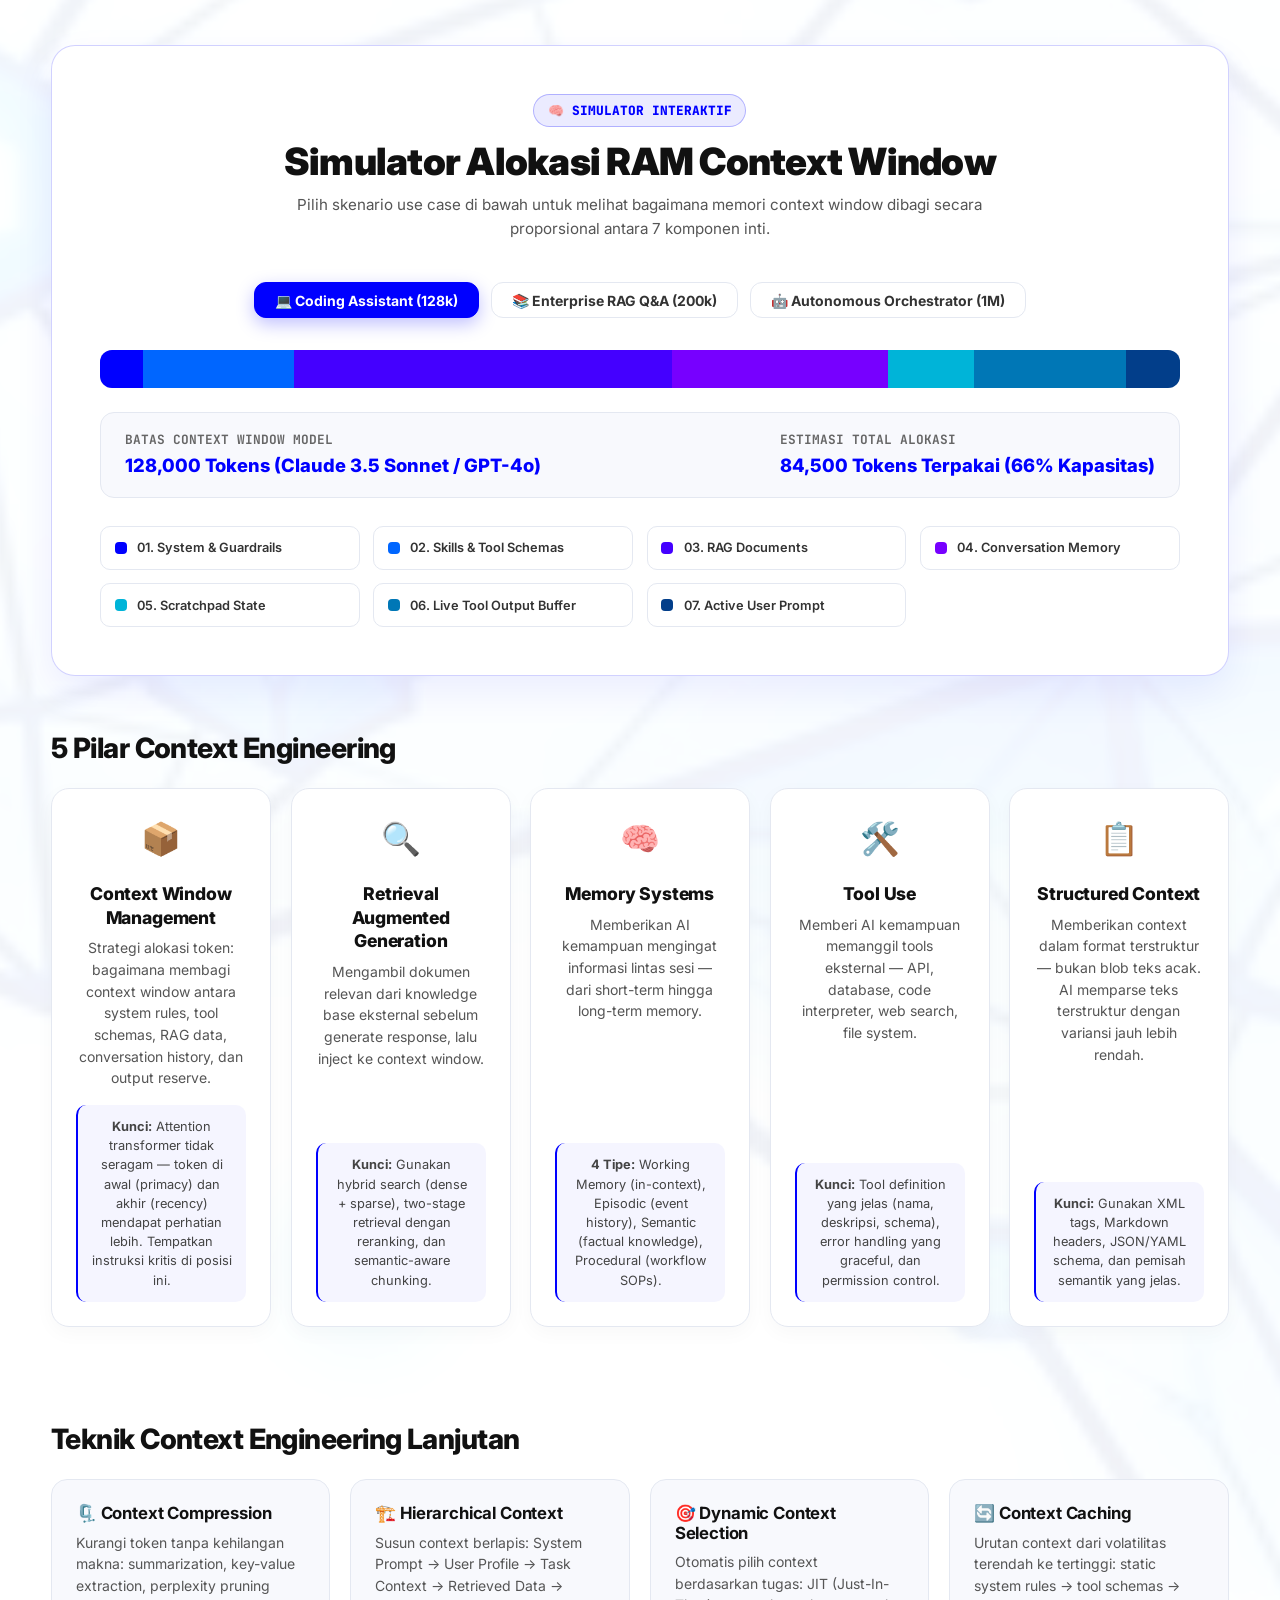
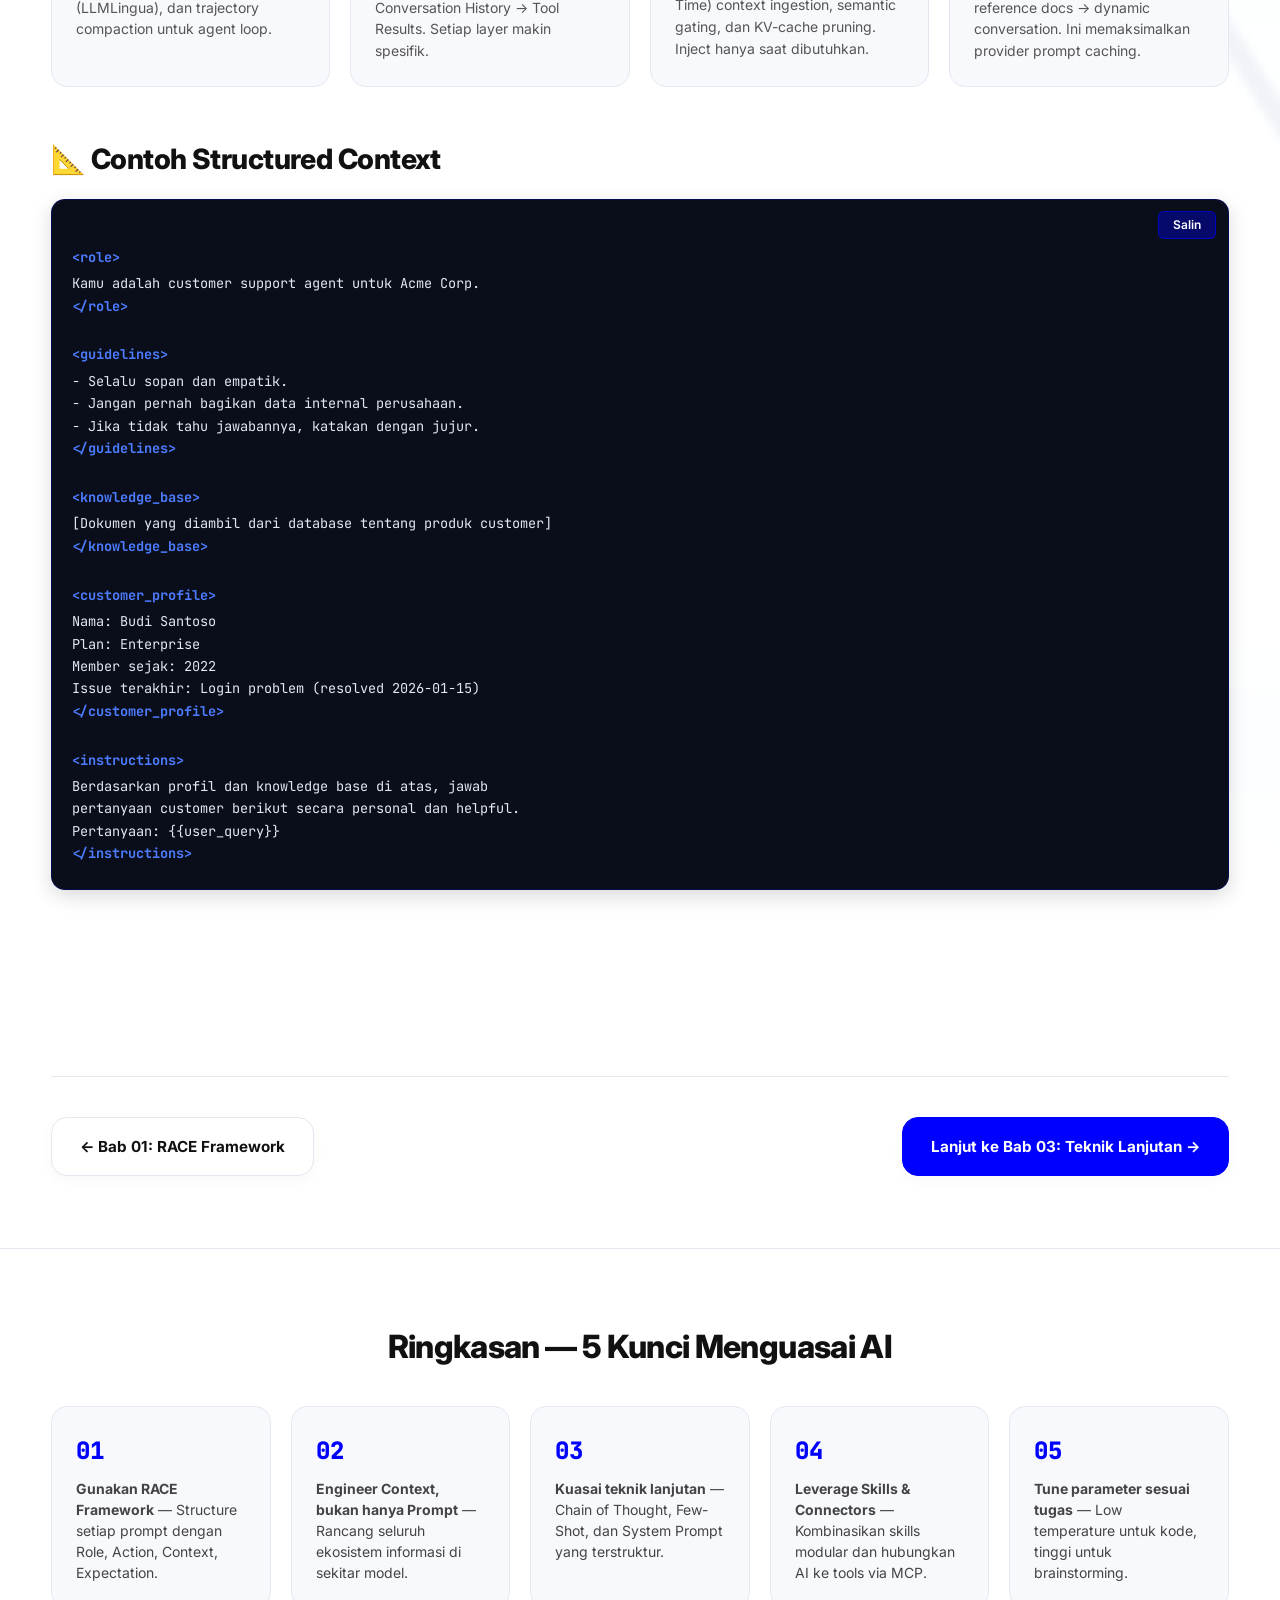
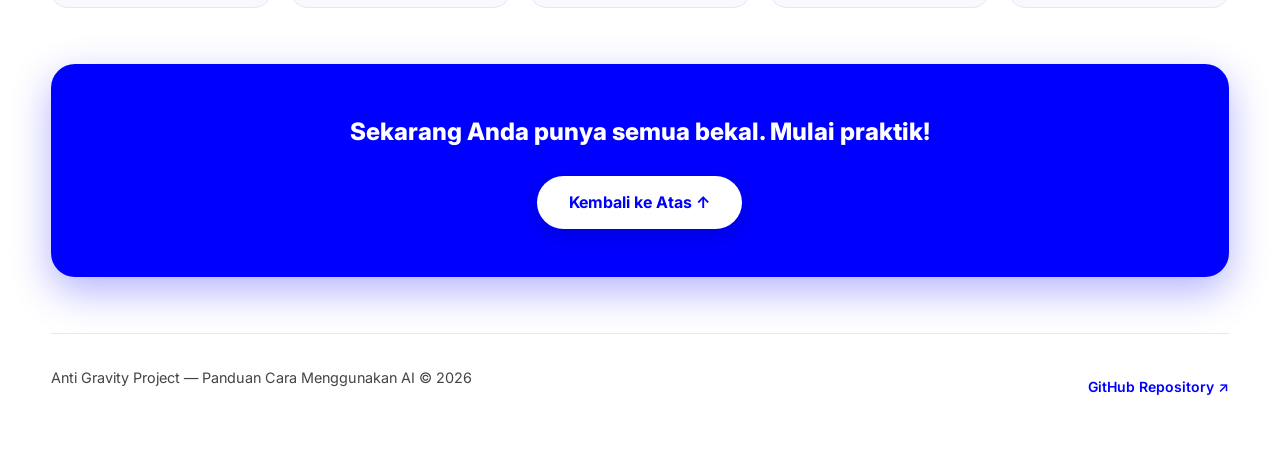
<file: context-engineering.html>
<!DOCTYPE html>
<html lang="id">
<head>
  <meta charset="UTF-8">
  <meta name="viewport" content="width=device-width, initial-scale=1.0">
  <title>Context Engineering & Anatomi Window — Panduan Lengkap Menguasai AI</title>
  <meta name="description" content="Panduan mendalam Context Engineering dan anatomi 7 komponen Context Window: System Prompts, RAG Documents, Tools Schema, Conversation Memory, hingga Live Execution Buffer.">
  <link rel="preconnect" href="https://fonts.googleapis.com">
  <link rel="preconnect" href="https://fonts.gstatic.com" crossorigin>
  <link href="https://fonts.googleapis.com/css2?family=Inter:wght@300;400;500;600;700;800;900&family=JetBrains+Mono:wght@400;500;600&display=swap" rel="stylesheet">
    <link rel="icon" type="image/svg+xml" href="assets/favicon.svg">
  <link rel="stylesheet" href="css/style.css">
</head>
<body>

  <!-- Scroll Progress Bar -->
  <div id="scroll-progress"></div>

  <!-- Navigation -->
  <nav id="navbar">
    <div class="nav-container">
      <a href="index.html" class="nav-logo">
        <span class="logo-icon-wrap">
          <svg class="logo-svg" width="18" height="18" viewBox="0 0 24 24" fill="#0000FF">
            <path d="M12 2L2 12l10 10 10-10L12 2zm0 4.2l5.8 5.8-5.8 5.8-5.8-5.8L12 6.2z"/>
          </svg>
        </span>
        Menguasai<span class="logo-accent">AI</span>
      </a>
      <button id="menu-toggle" aria-label="Toggle menu">
        <span></span><span></span><span></span>
      </button>
                  <ul class="nav-links">
        <li><a href="race-framework.html" class="nav-link">RACE Framework</a></li>
        <li><a href="context-engineering.html" class="nav-link">Context Engineering</a></li>
        <li><a href="teknik-lanjutan.html" class="nav-link">Teknik Lanjutan</a></li>
        <li><a href="ai-skills.html" class="nav-link">AI Skills</a></li>
        <li><a href="connectors.html" class="nav-link">Connectors</a></li>
        <li><a href="parameter.html" class="nav-link">Parameter</a></li>
        <li class="nav-search-item">
          <button id="search-trigger" class="nav-search-btn" aria-label="Cari materi (Ctrl+K)">
            <svg class="search-svg" width="14" height="14" viewBox="0 0 24 24" fill="none" stroke="currentColor" stroke-width="2.2" stroke-linecap="round" stroke-linejoin="round">
              <circle cx="11" cy="11" r="8"></circle>
              <line x1="21" y1="21" x2="16.65" y2="16.65"></line>
            </svg>
            <span class="search-text">Cari</span>
            <kbd class="search-kbd" id="search-kbd-label">Ctrl K</kbd>
          </button>
        </li>
      </ul>
    </div>
  </nav>

  <!-- Subpage Hero Banner -->
  <header class="subpage-hero">
    <div class="subpage-bg" style="background-image: url('assets/ghibli-water-city.jpg');"></div>
    <div class="subpage-overlay"></div>
    <div class="container">
      <div class="breadcrumb">
        <a href="index.html">Beranda</a>
        <span class="breadcrumb-sep">/</span>
        <span>Bab 02: Context Engineering</span>
      </div>
      <div class="subpage-badge">MODUL 02 • THE NEW PARADIGM</div>
      <h1 class="subpage-title">Context Engineering & Anatomi Context Window</h1>
      <p class="subpage-subtitle">Prompt Engineering hanyalah permulaan. Context Engineering adalah seni dan sains merancang seluruh ekosistem informasi yang masuk ke dalam memori LLM.</p>
      <div class="subpage-meta">
        <div class="meta-item">⏱️ Waktu baca: ~12 menit</div><div class="meta-item">🧠 Tingkat: Menengah–Lanjutan</div><div class="meta-item">📦 7 Komponen Context Window</div><div class="meta-item">⚡ Visual RAM Stack Buffer</div>
      </div>
    </div>
  </header>
<section id="context" class="section context-section">
    <div class="parallax-bg" style="background-image: url('assets/brain-bg.jpg');"></div>
    <div class="section-overlay"></div>
    <div class="container">

      <!-- PE vs CE Comparison -->
      <div class="comparison-block reveal" data-reveal="fade-up">
        <h3 class="subsection-title">Prompt Engineering vs Context Engineering</h3>
        <div class="comparison-table-wrap">
          <table class="comparison-table">
            <thead>
              <tr>
                <th>Dimensi</th>
                <th>Prompt Engineering</th>
                <th>Context Engineering</th>
              </tr>
            </thead>
            <tbody>
              <tr>
                <td><strong>Fokus</strong></td>
                <td>Cara menyusun instruksi (kata-kata, tone, persona)</td>
                <td>Seluruh lingkungan data di sekitar model (retrieval, history, tools)</td>
              </tr>
              <tr>
                <td><strong>Sifat</strong></td>
                <td>Statis — template tunggal</td>
                <td>Dinamis — berubah saat runtime berdasarkan tugas</td>
              </tr>
              <tr>
                <td><strong>Cakupan</strong></td>
                <td>Mikro — "wordsmithing" per prompt</td>
                <td>Makro — arsitektur sistem (caching, routing, retrieval)</td>
              </tr>
              <tr>
                <td><strong>Analogi</strong></td>
                <td>Menulis pertanyaan interview yang baik</td>
                <td>Menyiapkan seluruh briefing packet untuk interviewer</td>
              </tr>
              <tr>
                <td><strong>Artefak</strong></td>
                <td>Template prompt, few-shot examples</td>
                <td>Pipeline RAG, memory tiers, MCP connections, cache policies</td>
              </tr>
            </tbody>
          </table>
        </div>
      </div>

      <!-- Anatomi Context Window (What goes into AI Context) -->
      <div class="context-anatomy-block reveal" data-reveal="fade-up">
        <h3 class="subsection-title">🧩 Anatomi Context Window: Apa Saja yang Dimasukkan ke AI?</h3>
        <p class="context-anatomy-desc">
          Banyak orang mengira AI hanya membaca <em>"prompt"</em> yang kita ketik. Faktanya, dalam <strong>Context Engineering</strong>, apa yang dilihat oleh model AI adalah <strong>seluruh ruang kerja informasi (Context Window)</strong> yang diracik secara dinamis dari <strong>7 komponen utama</strong> sebelum model memprediksi satu token pun:
        </p>

        <!-- Visual Stack Representation -->
        <div class="context-stack-wrapper">
          <div class="stack-visual">
            <div class="stack-layer layer-system">
              <div class="layer-badge">Lapisan 1</div>
              <div class="layer-info">
                <h4>🏛️ System Prompt & Instructions</h4>
                <p>Konstitusi permanen: aturan perilaku, persona keahlian, guardrails keamanan, & format output wajib.</p>
              </div>
              <span class="layer-tag">Statis / Cached</span>
            </div>

            <div class="stack-layer layer-tools">
              <div class="layer-badge">Lapisan 2</div>
              <div class="layer-info">
                <h4>🛠️ Tools & Skills Definition (SOP & Schemas)</h4>
                <p>Kamus fungsi yang bisa dipanggil AI (JSON schema API, SQL, Bash) + panduan prosedur kerja (SKILL.md).</p>
              </div>
              <span class="layer-tag">Tool Catalog</span>
            </div>

            <div class="stack-layer layer-docs">
              <div class="layer-badge">Lapisan 3</div>
              <div class="layer-info">
                <h4>📚 Dokumen Eksternal & Knowledge Base (RAG)</h4>
                <p>Cuplikan berkas kode, file PDF, data database, atau artikel internal relevan yang di-retrieve secara otomatis.</p>
              </div>
              <span class="layer-tag">Retrieved Data</span>
            </div>

            <div class="stack-layer layer-memory">
              <div class="layer-badge">Lapisan 4</div>
              <div class="layer-info">
                <h4>⏳ Memory & Riwayat Percakapan (Conversation History)</h4>
                <p>Buffer dialog sebelumnya (sliding window) + ringkasan turn lampau agar AI tidak kehilangan memori konteks.</p>
              </div>
              <span class="layer-tag">Multi-Turn Context</span>
            </div>

            <div class="stack-layer layer-scratchpad">
              <div class="layer-badge">Lapisan 5</div>
              <div class="layer-info">
                <h4>📝 Scratchpad / Working Memory (Catatan Berpikir AI)</h4>
                <p>Rencana langkah (step-by-step plan), jejak pemikiran (Chain of Thought), & pelacakan status tugas aktif.</p>
              </div>
              <span class="layer-tag">Agent State</span>
            </div>

            <div class="stack-layer layer-results">
              <div class="layer-badge">Lapisan 6</div>
              <div class="layer-info">
                <h4>⚡ Tool Execution Results / Observations</h4>
                <p>Output nyata dari tools yang baru dijalankan: log error terminal, baris data query SQL, respons API JSON.</p>
              </div>
              <span class="layer-tag">Live Observation</span>
            </div>

            <div class="stack-layer layer-prompt">
              <div class="layer-badge">Lapisan 7</div>
              <div class="layer-info">
                <h4>💬 User Prompt (Instruksi / Query Utama Saat Ini)</h4>
                <p>Pertanyaan atau perintah baru yang Anda ketik di kolom pesan/chat saat ini.</p>
              </div>
              <span class="layer-tag">Active Input</span>
            </div>
          </div>
        </div>

        <!-- 7 Ingredients Cards Breakdown -->
        <div class="anatomy-cards-grid">
          <div class="anatomy-card">
            <div class="anatomy-card-header">
              <span class="anatomy-icon">🏛️</span>
              <div>
                <h4>1. System Prompt</h4>
                <span class="anatomy-type">Aturan & Persona</span>
              </div>
            </div>
            <p>Konstitusi model. Menentukan batas wewenang, tone profesional, larangan keras (negative constraints), dan format JSON/Markdown yang diharapkan.</p>
            <div class="anatomy-example">
              <strong>Contoh:</strong> <code>"Kamu adalah Senior Database Admin. Jangan pernah drop table. Format jawaban selalu berupa tabel DDL..."</code>
            </div>
          </div>

          <div class="anatomy-card">
            <div class="anatomy-card-header">
              <span class="anatomy-icon">🛠️</span>
              <div>
                <h4>2. Skills & Tool Schemas</h4>
                <span class="anatomy-type">Kemampuan Eksekusi</span>
              </div>
            </div>
            <p>Bukan sekadar teks bebas, melainkan spesifikasi teknis fungsi yang bisa dieksekusi (JSON schema) dan SOP kerja (SKILL.md) agar model tahu tool apa yang cocok.</p>
            <div class="anatomy-example">
              <strong>Contoh:</strong> <code>{"name": "query_postgres", "parameters": {"sql": "SELECT ..."}, "description": "Eksekusi read-only query"}</code>
            </div>
          </div>

          <div class="anatomy-card">
            <div class="anatomy-card-header">
              <span class="anatomy-icon">📂</span>
              <div>
                <h4>3. Dokumen & RAG Data</h4>
                <span class="anatomy-type">Pengetahuan Grounding</span>
              </div>
            </div>
            <p>Potongan dokumen eksternal yang di-inject ke context window saat runtime: repositori kode, artikel FAQ, manual PDF, atau catatan meeting.</p>
            <div class="anatomy-example">
              <strong>Contoh:</strong> File <code>schema.prisma</code> atau kebijakan retur produk 2026 yang diambil dari vector database.
            </div>
          </div>

          <div class="anatomy-card">
            <div class="anatomy-card-header">
              <span class="anatomy-icon">💬</span>
              <div>
                <h4>4. User Prompt</h4>
                <span class="anatomy-type">Tugas Utama</span>
              </div>
            </div>
            <p>Pemicu aksi saat ini yang diketik oleh pengguna. Disusun menggunakan framework presisi seperti RACE (Role, Action, Context, Expectation).</p>
            <div class="anatomy-example">
              <strong>Contoh:</strong> <code>"Refactor fungsi autentikasi berikut agar menggunakan token JWT dengan rotasi kunci..."</code>
            </div>
          </div>

          <div class="anatomy-card">
            <div class="anatomy-card-header">
              <span class="anatomy-icon">⏳</span>
              <div>
                <h4>5. Riwayat Percakapan</h4>
                <span class="anatomy-type">Memori Dialog</span>
              </div>
            </div>
            <p>Percakapan multi-turn sebelumnya. Karena LLM bersifat <em>stateless</em>, riwayat ini harus dipasok kembali (atau diringkas) agar AI nyambung dengan konteks lalu.</p>
            <div class="anatomy-example">
              <strong>Contoh:</strong> <code>"Turn 1: User minta skema DB -> Model beri DDL -> Turn 2: User: 'Tambahkan foreign key user_id'..."</code>
            </div>
          </div>

          <div class="anatomy-card">
            <div class="anatomy-card-header">
              <span class="anatomy-icon">🧠</span>
              <div>
                <h4>6. Scratchpad / State</h4>
                <span class="anatomy-type">Jejak Penalaran</span>
              </div>
            </div>
            <p>Working memory tempat model merencanakan tindakan (*plan*), merefleksikan kegagalan, dan mencatat checklist langkah yang belum selesai.</p>
            <div class="anatomy-example">
              <strong>Contoh:</strong> <code>"Langkah 1 selesai: file auth.ts dibaca. Langkah 2: import bcrypt belum ada, saya harus menambahkan..."</code>
            </div>
          </div>

          <div class="anatomy-card">
            <div class="anatomy-card-header">
              <span class="anatomy-icon">⚡</span>
              <div>
                <h4>7. Hasil Eksekusi Tools</h4>
                <span class="anatomy-type">Hasil Observasi Live</span>
              </div>
            </div>
            <p>Keluaran nyata dari lingkungan eksternal setelah tool dijalankan: error code terminal, respons HTTP status 200, atau log error yang harus di-triage.</p>
            <div class="anatomy-example">
              <strong>Contoh:</strong> <code>[Tool Output: bash] Error: TypeError: Cannot read properties of undefined (reading 'token') at line 42</code>
            </div>
          </div>
        </div>
      </div>

      
      <!-- ============================== -->
      <!-- INTERACTIVE: CONTEXT RAM SIMULATOR -->
      <!-- ============================== -->
      <div id="context-visualizer" class="context-vis-section reveal" data-reveal="fade-up">
        <div class="studio-header">
          <div class="studio-badge">🧠 SIMULATOR INTERAKTIF</div>
          <h2 class="studio-title">Simulator Alokasi RAM Context Window</h2>
          <p class="studio-subtitle">Pilih skenario use case di bawah untuk melihat bagaimana memori context window dibagi secara proporsional antara 7 komponen inti.</p>
        </div>

        <div class="scenario-chips">
          <button class="scenario-btn active" data-scenario="coding">💻 Coding Assistant (128k)</button>
          <button class="scenario-btn" data-scenario="rag">📚 Enterprise RAG Q&A (200k)</button>
          <button class="scenario-btn" data-scenario="agent">🤖 Autonomous Orchestrator (1M)</button>
        </div>

        <!-- Stacked Dynamic Bar -->
        <div class="stacked-ram-bar">
          <div id="seg-system" class="ram-segment seg-1" style="width: 4%;"></div>
          <div id="seg-tools" class="ram-segment seg-2" style="width: 14%;"></div>
          <div id="seg-docs" class="ram-segment seg-3" style="width: 35%;"></div>
          <div id="seg-memory" class="ram-segment seg-4" style="width: 20%;"></div>
          <div id="seg-scratch" class="ram-segment seg-5" style="width: 8%;"></div>
          <div id="seg-live" class="ram-segment seg-6" style="width: 14%;"></div>
          <div id="seg-prompt" class="ram-segment seg-7" style="width: 5%;"></div>
        </div>

        <div class="vis-stats-row">
          <div class="vis-stat-box">
            <strong>Batas Context Window Model</strong>
            <span id="vis-window-limit">128,000 Tokens (GPT-4o / Claude 3.5 Sonnet)</span>
          </div>
          <div class="vis-stat-box">
            <strong>Estimasi Total Alokasi</strong>
            <span id="vis-total-tokens">84,500 Tokens Terpakai (66% Kapasitas)</span>
          </div>
        </div>

        <!-- Legend -->
        <div class="vis-legend-grid">
          <div class="legend-card"><span class="legend-dot seg-1"></span> 01. System & Guardrails</div>
          <div class="legend-card"><span class="legend-dot seg-2"></span> 02. Skills & Tool Schemas</div>
          <div class="legend-card"><span class="legend-dot seg-3"></span> 03. RAG Documents</div>
          <div class="legend-card"><span class="legend-dot seg-4"></span> 04. Conversation Memory</div>
          <div class="legend-card"><span class="legend-dot seg-5"></span> 05. Scratchpad State</div>
          <div class="legend-card"><span class="legend-dot seg-6"></span> 06. Live Tool Output Buffer</div>
          <div class="legend-card"><span class="legend-dot seg-7"></span> 07. Active User Prompt</div>
        </div>
      </div>


      <!-- 5 Pillars -->
      <div class="pillars-section">
        <h3 class="subsection-title reveal" data-reveal="fade-up">5 Pilar Context Engineering</h3>
        <div class="pillars-grid">
          <div class="pillar-card reveal" data-reveal="fade-up" data-stagger="0">
            <div class="pillar-icon">📦</div>
            <h4>Context Window Management</h4>
            <p>Strategi alokasi token: bagaimana membagi context window antara system rules, tool schemas, RAG data, conversation history, dan output reserve.</p>
            <div class="pillar-detail">
              <p><strong>Kunci:</strong> Attention transformer tidak seragam — token di awal (primacy) dan akhir (recency) mendapat perhatian lebih. Tempatkan instruksi kritis di posisi ini.</p>
            </div>
          </div>
          <div class="pillar-card reveal" data-reveal="fade-up" data-stagger="1">
            <div class="pillar-icon">🔍</div>
            <h4>Retrieval Augmented Generation</h4>
            <p>Mengambil dokumen relevan dari knowledge base eksternal sebelum generate response, lalu inject ke context window.</p>
            <div class="pillar-detail">
              <p><strong>Kunci:</strong> Gunakan hybrid search (dense + sparse), two-stage retrieval dengan reranking, dan semantic-aware chunking.</p>
            </div>
          </div>
          <div class="pillar-card reveal" data-reveal="fade-up" data-stagger="2">
            <div class="pillar-icon">🧠</div>
            <h4>Memory Systems</h4>
            <p>Memberikan AI kemampuan mengingat informasi lintas sesi — dari short-term hingga long-term memory.</p>
            <div class="pillar-detail">
              <p><strong>4 Tipe:</strong> Working Memory (in-context), Episodic (event history), Semantic (factual knowledge), Procedural (workflow SOPs).</p>
            </div>
          </div>
          <div class="pillar-card reveal" data-reveal="fade-up" data-stagger="3">
            <div class="pillar-icon">🛠️</div>
            <h4>Tool Use</h4>
            <p>Memberi AI kemampuan memanggil tools eksternal — API, database, code interpreter, web search, file system.</p>
            <div class="pillar-detail">
              <p><strong>Kunci:</strong> Tool definition yang jelas (nama, deskripsi, schema), error handling yang graceful, dan permission control.</p>
            </div>
          </div>
          <div class="pillar-card reveal" data-reveal="fade-up" data-stagger="4">
            <div class="pillar-icon">📋</div>
            <h4>Structured Context</h4>
            <p>Memberikan context dalam format terstruktur — bukan blob teks acak. AI memparse teks terstruktur dengan variansi jauh lebih rendah.</p>
            <div class="pillar-detail">
              <p><strong>Kunci:</strong> Gunakan XML tags, Markdown headers, JSON/YAML schema, dan pemisah semantik yang jelas.</p>
            </div>
          </div>
        </div>
      </div>

      <!-- Advanced Context Engineering -->
      <div class="advanced-ce reveal" data-reveal="fade-up">
        <h3 class="subsection-title">Teknik Context Engineering Lanjutan</h3>
        <div class="advanced-grid">
          <div class="advanced-card">
            <h4>🗜️ Context Compression</h4>
            <p>Kurangi token tanpa kehilangan makna: summarization, key-value extraction, perplexity pruning (LLMLingua), dan trajectory compaction untuk agent loop.</p>
          </div>
          <div class="advanced-card">
            <h4>🏗️ Hierarchical Context</h4>
            <p>Susun context berlapis: System Prompt → User Profile → Task Context → Retrieved Data → Conversation History → Tool Results. Setiap layer makin spesifik.</p>
          </div>
          <div class="advanced-card">
            <h4>🎯 Dynamic Context Selection</h4>
            <p>Otomatis pilih context berdasarkan tugas: JIT (Just-In-Time) context ingestion, semantic gating, dan KV-cache pruning. Inject hanya saat dibutuhkan.</p>
          </div>
          <div class="advanced-card">
            <h4>🔄 Context Caching</h4>
            <p>Urutan context dari volatilitas terendah ke tertinggi: static system rules → tool schemas → reference docs → dynamic conversation. Ini memaksimalkan provider prompt caching.</p>
          </div>
        </div>
      </div>

      <!-- Context Engineering Example -->
      <div class="ce-example reveal" data-reveal="fade-up">
        <h3 class="subsection-title">📐 Contoh Structured Context</h3>
        <div class="code-block large">
          <button class="copy-btn" aria-label="Salin kode">Salin</button>
          <pre><code><span class="code-label">&lt;role&gt;</span>
Kamu adalah customer support agent untuk Acme Corp.
<span class="code-label">&lt;/role&gt;</span>

<span class="code-label">&lt;guidelines&gt;</span>
- Selalu sopan dan empatik.
- Jangan pernah bagikan data internal perusahaan.
- Jika tidak tahu jawabannya, katakan dengan jujur.
<span class="code-label">&lt;/guidelines&gt;</span>

<span class="code-label">&lt;knowledge_base&gt;</span>
[Dokumen yang diambil dari database tentang produk customer]
<span class="code-label">&lt;/knowledge_base&gt;</span>

<span class="code-label">&lt;customer_profile&gt;</span>
Nama: Budi Santoso
Plan: Enterprise
Member sejak: 2022
Issue terakhir: Login problem (resolved 2026-01-15)
<span class="code-label">&lt;/customer_profile&gt;</span>

<span class="code-label">&lt;instructions&gt;</span>
Berdasarkan profil dan knowledge base di atas, jawab 
pertanyaan customer berikut secara personal dan helpful.
Pertanyaan: {{user_query}}
<span class="code-label">&lt;/instructions&gt;</span></code></pre>
        </div>
      </div>
    </div>
  </section>
  <div class="container">
    <nav class="chapter-nav">
      <a href="race-framework.html" class="chapter-btn">← Bab 01: RACE Framework</a>
      <a href="teknik-lanjutan.html" class="chapter-btn next">Lanjut ke Bab 03: Teknik Lanjutan →</a>
    </nav>
  </div>

  <!-- ============================== -->
  <!-- FOOTER -->
  <!-- ============================== -->
  <footer id="footer" class="footer-section">
    <div class="container">
      <div class="footer-summary reveal" data-reveal="fade-up">
        <h2 class="footer-title">Ringkasan — 5 Kunci Menguasai AI</h2>
        <div class="summary-grid">
          <div class="summary-item">
            <span class="summary-num">01</span>
            <p><strong>Gunakan RACE Framework</strong> — Structure setiap prompt dengan Role, Action, Context, Expectation.</p>
          </div>
          <div class="summary-item">
            <span class="summary-num">02</span>
            <p><strong>Engineer Context, bukan hanya Prompt</strong> — Rancang seluruh ekosistem informasi di sekitar model.</p>
          </div>
          <div class="summary-item">
            <span class="summary-num">03</span>
            <p><strong>Kuasai teknik lanjutan</strong> — Chain of Thought, Few-Shot, dan System Prompt yang terstruktur.</p>
          </div>
          <div class="summary-item">
            <span class="summary-num">04</span>
            <p><strong>Leverage Skills & Connectors</strong> — Kombinasikan skills modular dan hubungkan AI ke tools via MCP.</p>
          </div>
          <div class="summary-item">
            <span class="summary-num">05</span>
            <p><strong>Tune parameter sesuai tugas</strong> — Low temperature untuk kode, tinggi untuk brainstorming.</p>
          </div>
        </div>
      </div>

      <div class="footer-cta reveal" data-reveal="fade-up">
        <p class="cta-text">Sekarang Anda punya semua bekal. Mulai praktik!</p>
        <a href="#" class="footer-btn">Kembali ke Atas ↑</a>
      </div>

      <div class="footer-bottom">
        <p>Anti Gravity Project — Panduan Cara Menggunakan AI © 2026</p>
        <p class="footer-link">
          <a href="https://github.com/artificialtesting088-alt/004.Anti_Gravity_002_Project_Cara_Penggunaan_AI" target="_blank" rel="noopener">
            GitHub Repository ↗
          </a>
        </p>
      </div>
    </div>
  </footer>

  <script src="js/main.js"></script>
</body>
</html>
</file>
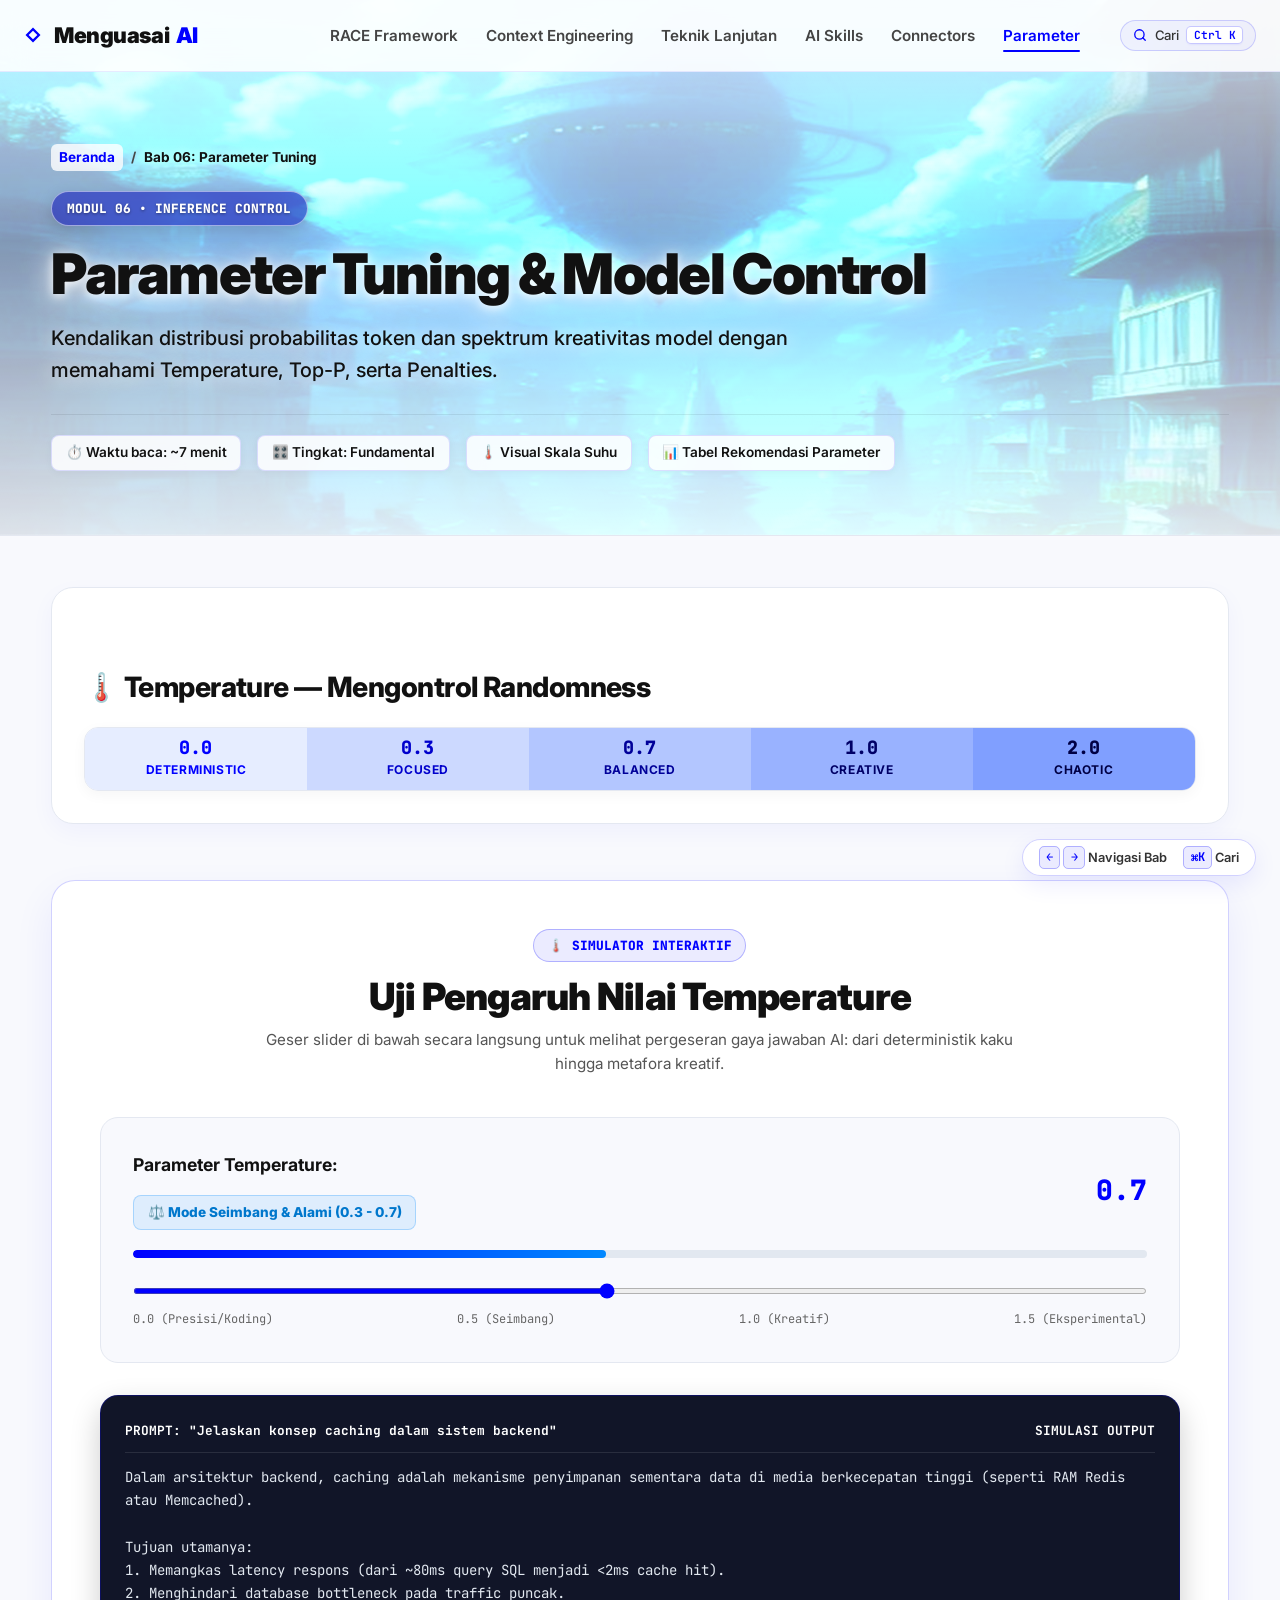
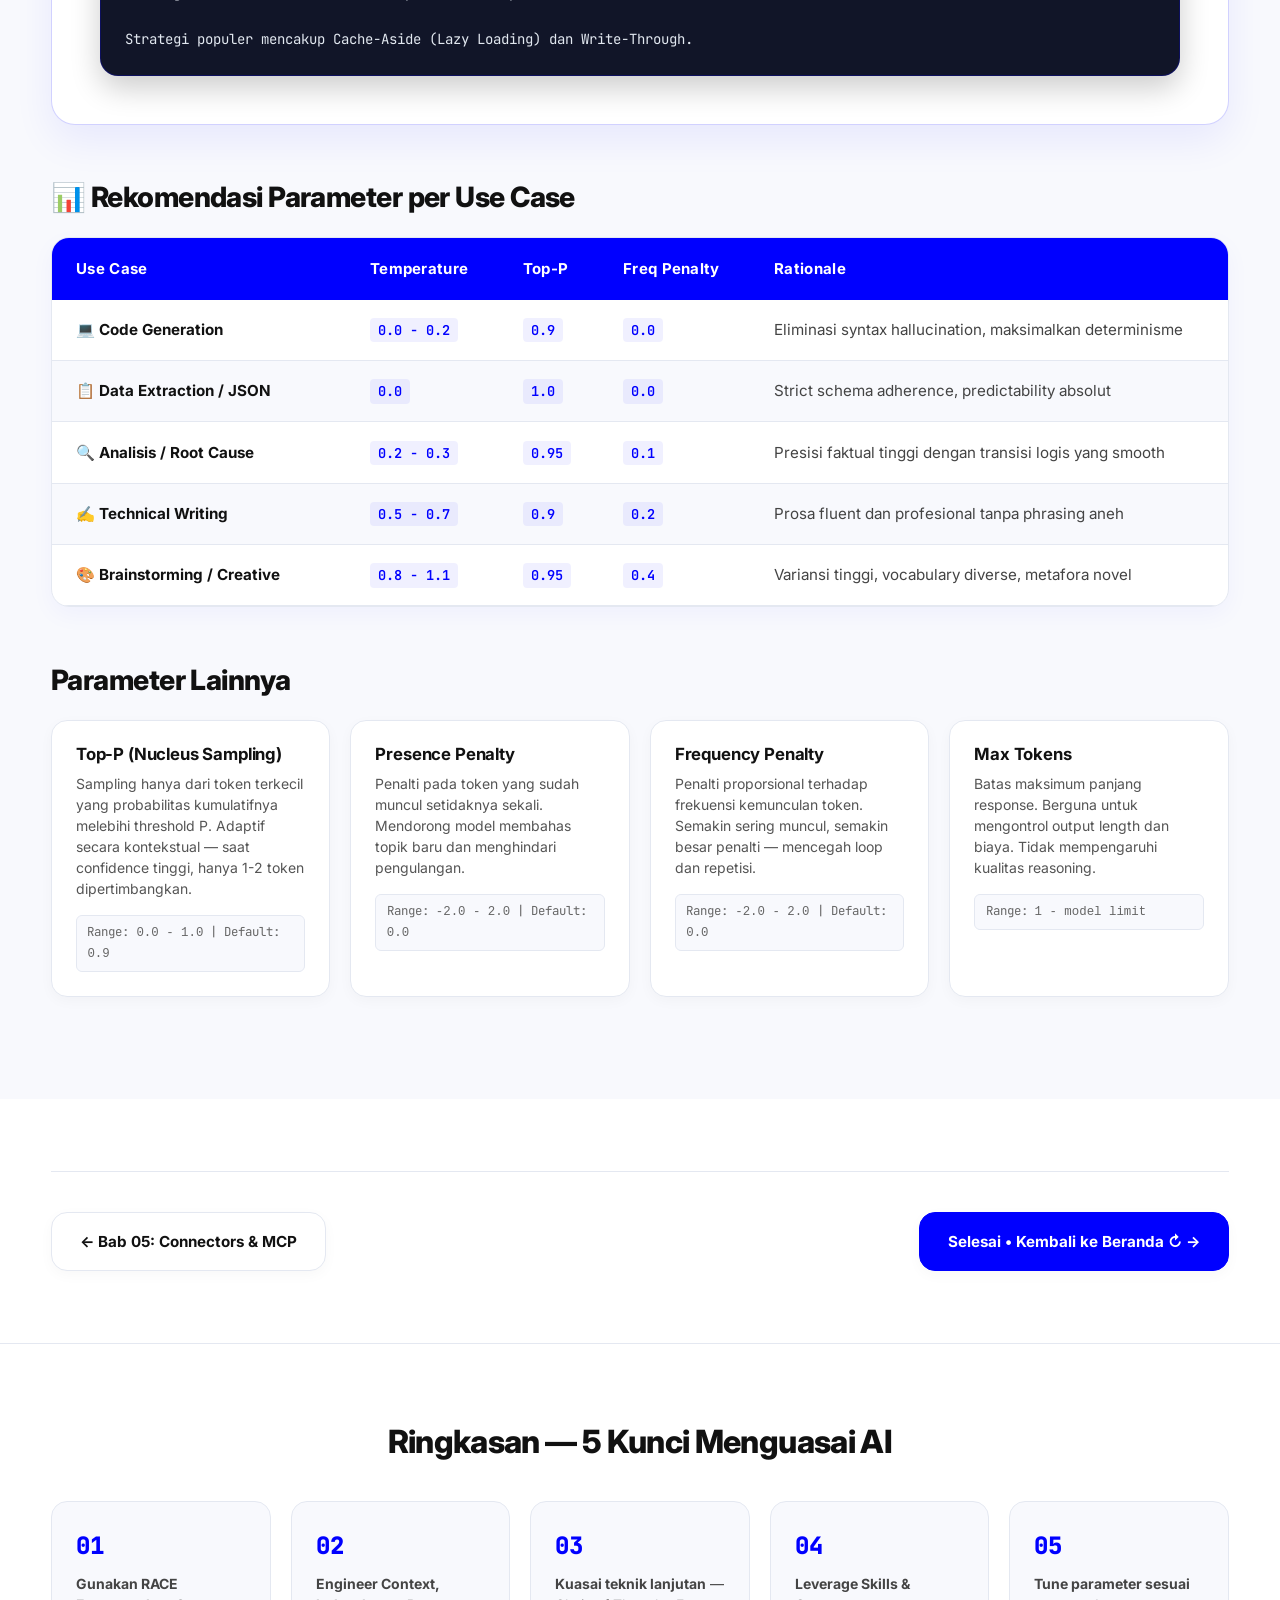
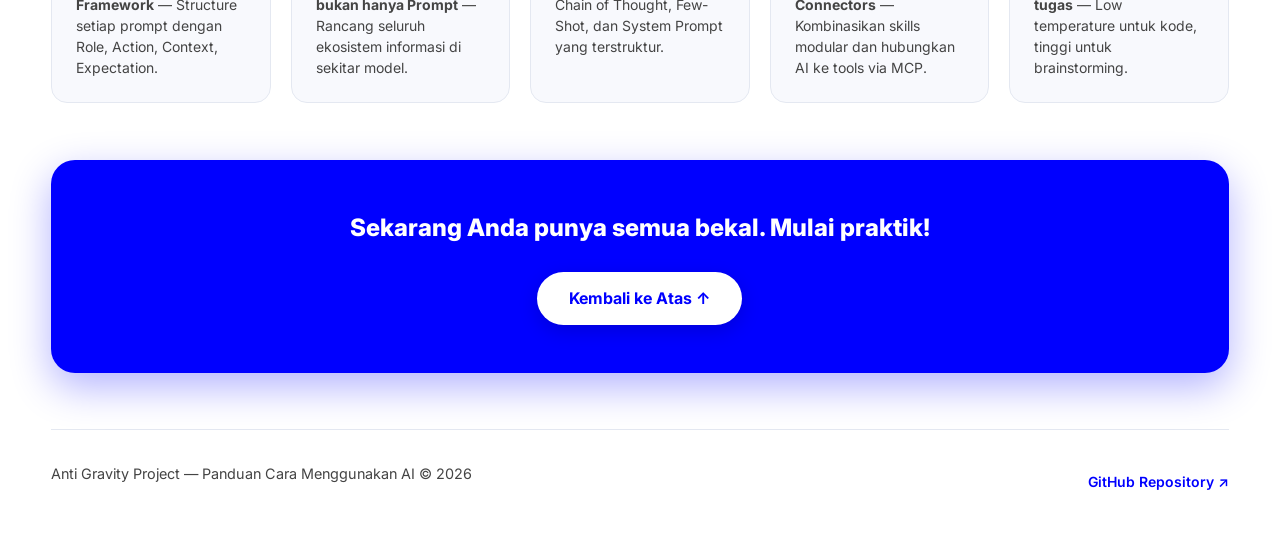
<file: parameter.html>
<!DOCTYPE html>
<html lang="id">
<head>
  <meta charset="UTF-8">
  <meta name="viewport" content="width=device-width, initial-scale=1.0">
  <title>Parameter Tuning — Panduan Lengkap Menguasai AI</title>
  <meta name="description" content="Panduan visual konfigurasi Temperature, Top-P, Frequency Penalty, dan tabel rekomendasi parameter AI sesuai use case industri.">
  <link rel="preconnect" href="https://fonts.googleapis.com">
  <link rel="preconnect" href="https://fonts.gstatic.com" crossorigin>
  <link href="https://fonts.googleapis.com/css2?family=Inter:wght@300;400;500;600;700;800;900&family=JetBrains+Mono:wght@400;500;600&display=swap" rel="stylesheet">
    <link rel="icon" type="image/svg+xml" href="assets/favicon.svg">
  <link rel="stylesheet" href="css/style.css">
</head>
<body>

  <!-- Scroll Progress Bar -->
  <div id="scroll-progress"></div>

  <!-- Navigation -->
  <nav id="navbar">
    <div class="nav-container">
      <a href="index.html" class="nav-logo">
        <span class="logo-icon-wrap">
          <svg class="logo-svg" width="18" height="18" viewBox="0 0 24 24" fill="#0000FF">
            <path d="M12 2L2 12l10 10 10-10L12 2zm0 4.2l5.8 5.8-5.8 5.8-5.8-5.8L12 6.2z"/>
          </svg>
        </span>
        Menguasai<span class="logo-accent">AI</span>
      </a>
      <button id="menu-toggle" aria-label="Toggle menu">
        <span></span><span></span><span></span>
      </button>
                  <ul class="nav-links">
        <li><a href="race-framework.html" class="nav-link">RACE Framework</a></li>
        <li><a href="context-engineering.html" class="nav-link">Context Engineering</a></li>
        <li><a href="teknik-lanjutan.html" class="nav-link">Teknik Lanjutan</a></li>
        <li><a href="ai-skills.html" class="nav-link">AI Skills</a></li>
        <li><a href="connectors.html" class="nav-link">Connectors</a></li>
        <li><a href="parameter.html" class="nav-link">Parameter</a></li>
        <li class="nav-search-item">
          <button id="search-trigger" class="nav-search-btn" aria-label="Cari materi (Ctrl+K)">
            <svg class="search-svg" width="14" height="14" viewBox="0 0 24 24" fill="none" stroke="currentColor" stroke-width="2.2" stroke-linecap="round" stroke-linejoin="round">
              <circle cx="11" cy="11" r="8"></circle>
              <line x1="21" y1="21" x2="16.65" y2="16.65"></line>
            </svg>
            <span class="search-text">Cari</span>
            <kbd class="search-kbd" id="search-kbd-label">Ctrl K</kbd>
          </button>
        </li>
      </ul>
    </div>
  </nav>

  <!-- Subpage Hero Banner -->
  <header class="subpage-hero">
    <div class="subpage-bg" style="background-image: url('assets/ghibli-sky-city.jpg');"></div>
    <div class="subpage-overlay"></div>
    <div class="container">
      <div class="breadcrumb">
        <a href="index.html">Beranda</a>
        <span class="breadcrumb-sep">/</span>
        <span>Bab 06: Parameter Tuning</span>
      </div>
      <div class="subpage-badge">MODUL 06 • INFERENCE CONTROL</div>
      <h1 class="subpage-title">Parameter Tuning & Model Control</h1>
      <p class="subpage-subtitle">Kendalikan distribusi probabilitas token dan spektrum kreativitas model dengan memahami Temperature, Top-P, serta Penalties.</p>
      <div class="subpage-meta">
        <div class="meta-item">⏱️ Waktu baca: ~7 menit</div><div class="meta-item">🎛️ Tingkat: Fundamental</div><div class="meta-item">🌡️ Visual Skala Suhu</div><div class="meta-item">📊 Tabel Rekomendasi Parameter</div>
      </div>
    </div>
  </header>
<section id="tuning" class="section tuning-section">
    <div class="container">

      <!-- Temperature Visual -->
      <div class="temp-visual reveal" data-reveal="fade-up">
        <h3 class="subsection-title">🌡️ Temperature — Mengontrol Randomness</h3>
        <div class="temp-scale">
          <div class="temp-bar">
            <div class="temp-zone deterministic">
              <span class="temp-val">0.0</span>
              <span class="temp-label">Deterministic</span>
            </div>
            <div class="temp-zone focused">
              <span class="temp-val">0.3</span>
              <span class="temp-label">Focused</span>
            </div>
            <div class="temp-zone balanced">
              <span class="temp-val">0.7</span>
              <span class="temp-label">Balanced</span>
            </div>
            <div class="temp-zone creative">
              <span class="temp-val">1.0</span>
              <span class="temp-label">Creative</span>
            </div>
            <div class="temp-zone chaotic">
              <span class="temp-val">2.0</span>
              <span class="temp-label">Chaotic</span>
            </div>
          </div>
        </div>
      </div>

      
      <!-- ============================== -->
      <!-- INTERACTIVE: TEMPERATURE SIMULATOR -->
      <!-- ============================== -->
      <div id="temp-simulator" class="temp-sim-section reveal" data-reveal="fade-up">
        <div class="studio-header">
          <div class="studio-badge">🌡️ SIMULATOR INTERAKTIF</div>
          <h2 class="studio-title">Uji Pengaruh Nilai Temperature</h2>
          <p class="studio-subtitle">Geser slider di bawah secara langsung untuk melihat pergeseran gaya jawaban AI: dari deterministik kaku hingga metafora kreatif.</p>
        </div>

        <div class="temp-control-card">
          <div class="temp-slider-header">
            <div>
              <strong style="display:block; font-size:1.1rem; color:#111111;">Parameter Temperature:</strong>
              <span id="temp-mode-badge" class="temp-mode-badge mode-balanced">⚖️ Mode Seimbang & Alami (0.3 - 0.7)</span>
            </div>
            <div id="temp-value-display" class="temp-val-badge">0.7</div>
          </div>

          <div class="temp-gauge-bar">
            <div id="temp-gauge-fill" class="temp-gauge-fill" style="width: 46%;"></div>
          </div>

          <input type="range" id="temp-slider" class="temp-slider-input" min="0" max="1.5" step="0.1" value="0.7">
          <div class="temp-slider-scale">
            <span>0.0 (Presisi/Koding)</span>
            <span>0.5 (Seimbang)</span>
            <span>1.0 (Kreatif)</span>
            <span>1.5 (Eksperimental)</span>
          </div>
        </div>

        <div class="temp-output-card">
          <div class="temp-output-header">
            <span>PROMPT: "Jelaskan konsep caching dalam sistem backend"</span>
            <span>SIMULASI OUTPUT</span>
          </div>
          <div id="temp-sim-output" class="temp-sim-output"></div>
        </div>
      </div>


      <!-- Parameter Table -->
      <div class="param-table-section reveal" data-reveal="fade-up">
        <h3 class="subsection-title">📊 Rekomendasi Parameter per Use Case</h3>
        <div class="comparison-table-wrap">
          <table class="comparison-table param-table">
            <thead>
              <tr>
                <th>Use Case</th>
                <th>Temperature</th>
                <th>Top-P</th>
                <th>Freq Penalty</th>
                <th>Rationale</th>
              </tr>
            </thead>
            <tbody>
              <tr>
                <td><strong>💻 Code Generation</strong></td>
                <td><code>0.0 - 0.2</code></td>
                <td><code>0.9</code></td>
                <td><code>0.0</code></td>
                <td>Eliminasi syntax hallucination, maksimalkan determinisme</td>
              </tr>
              <tr>
                <td><strong>📋 Data Extraction / JSON</strong></td>
                <td><code>0.0</code></td>
                <td><code>1.0</code></td>
                <td><code>0.0</code></td>
                <td>Strict schema adherence, predictability absolut</td>
              </tr>
              <tr>
                <td><strong>🔍 Analisis / Root Cause</strong></td>
                <td><code>0.2 - 0.3</code></td>
                <td><code>0.95</code></td>
                <td><code>0.1</code></td>
                <td>Presisi faktual tinggi dengan transisi logis yang smooth</td>
              </tr>
              <tr>
                <td><strong>✍️ Technical Writing</strong></td>
                <td><code>0.5 - 0.7</code></td>
                <td><code>0.9</code></td>
                <td><code>0.2</code></td>
                <td>Prosa fluent dan profesional tanpa phrasing aneh</td>
              </tr>
              <tr>
                <td><strong>🎨 Brainstorming / Creative</strong></td>
                <td><code>0.8 - 1.1</code></td>
                <td><code>0.95</code></td>
                <td><code>0.4</code></td>
                <td>Variansi tinggi, vocabulary diverse, metafora novel</td>
              </tr>
            </tbody>
          </table>
        </div>
      </div>

      <!-- Other Parameters -->
      <div class="other-params reveal" data-reveal="fade-up">
        <h3 class="subsection-title">Parameter Lainnya</h3>
        <div class="params-grid">
          <div class="param-card">
            <h4>Top-P (Nucleus Sampling)</h4>
            <p>Sampling hanya dari token terkecil yang probabilitas kumulatifnya melebihi threshold P. Adaptif secara kontekstual — saat confidence tinggi, hanya 1-2 token dipertimbangkan.</p>
            <div class="param-range">Range: <code>0.0 - 1.0</code> | Default: <code>0.9</code></div>
          </div>
          <div class="param-card">
            <h4>Presence Penalty</h4>
            <p>Penalti pada token yang sudah muncul setidaknya sekali. Mendorong model membahas topik baru dan menghindari pengulangan.</p>
            <div class="param-range">Range: <code>-2.0 - 2.0</code> | Default: <code>0.0</code></div>
          </div>
          <div class="param-card">
            <h4>Frequency Penalty</h4>
            <p>Penalti proporsional terhadap frekuensi kemunculan token. Semakin sering muncul, semakin besar penalti — mencegah loop dan repetisi.</p>
            <div class="param-range">Range: <code>-2.0 - 2.0</code> | Default: <code>0.0</code></div>
          </div>
          <div class="param-card">
            <h4>Max Tokens</h4>
            <p>Batas maksimum panjang response. Berguna untuk mengontrol output length dan biaya. Tidak mempengaruhi kualitas reasoning.</p>
            <div class="param-range">Range: <code>1 - model limit</code></div>
          </div>
        </div>
      </div>
    </div>
  </section>
  <div class="container">
    <nav class="chapter-nav">
      <a href="connectors.html" class="chapter-btn">← Bab 05: Connectors & MCP</a>
      <a href="index.html" class="chapter-btn next">Selesai • Kembali ke Beranda ↻ →</a>
    </nav>
  </div>

  <!-- ============================== -->
  <!-- FOOTER -->
  <!-- ============================== -->
  <footer id="footer" class="footer-section">
    <div class="container">
      <div class="footer-summary reveal" data-reveal="fade-up">
        <h2 class="footer-title">Ringkasan — 5 Kunci Menguasai AI</h2>
        <div class="summary-grid">
          <div class="summary-item">
            <span class="summary-num">01</span>
            <p><strong>Gunakan RACE Framework</strong> — Structure setiap prompt dengan Role, Action, Context, Expectation.</p>
          </div>
          <div class="summary-item">
            <span class="summary-num">02</span>
            <p><strong>Engineer Context, bukan hanya Prompt</strong> — Rancang seluruh ekosistem informasi di sekitar model.</p>
          </div>
          <div class="summary-item">
            <span class="summary-num">03</span>
            <p><strong>Kuasai teknik lanjutan</strong> — Chain of Thought, Few-Shot, dan System Prompt yang terstruktur.</p>
          </div>
          <div class="summary-item">
            <span class="summary-num">04</span>
            <p><strong>Leverage Skills & Connectors</strong> — Kombinasikan skills modular dan hubungkan AI ke tools via MCP.</p>
          </div>
          <div class="summary-item">
            <span class="summary-num">05</span>
            <p><strong>Tune parameter sesuai tugas</strong> — Low temperature untuk kode, tinggi untuk brainstorming.</p>
          </div>
        </div>
      </div>

      <div class="footer-cta reveal" data-reveal="fade-up">
        <p class="cta-text">Sekarang Anda punya semua bekal. Mulai praktik!</p>
        <a href="#" class="footer-btn">Kembali ke Atas ↑</a>
      </div>

      <div class="footer-bottom">
        <p>Anti Gravity Project — Panduan Cara Menggunakan AI © 2026</p>
        <p class="footer-link">
          <a href="https://github.com/artificialtesting088-alt/004.Anti_Gravity_002_Project_Cara_Penggunaan_AI" target="_blank" rel="noopener">
            GitHub Repository ↗
          </a>
        </p>
      </div>
    </div>
  </footer>

  <script src="js/main.js"></script>
</body>
</html>
</file>
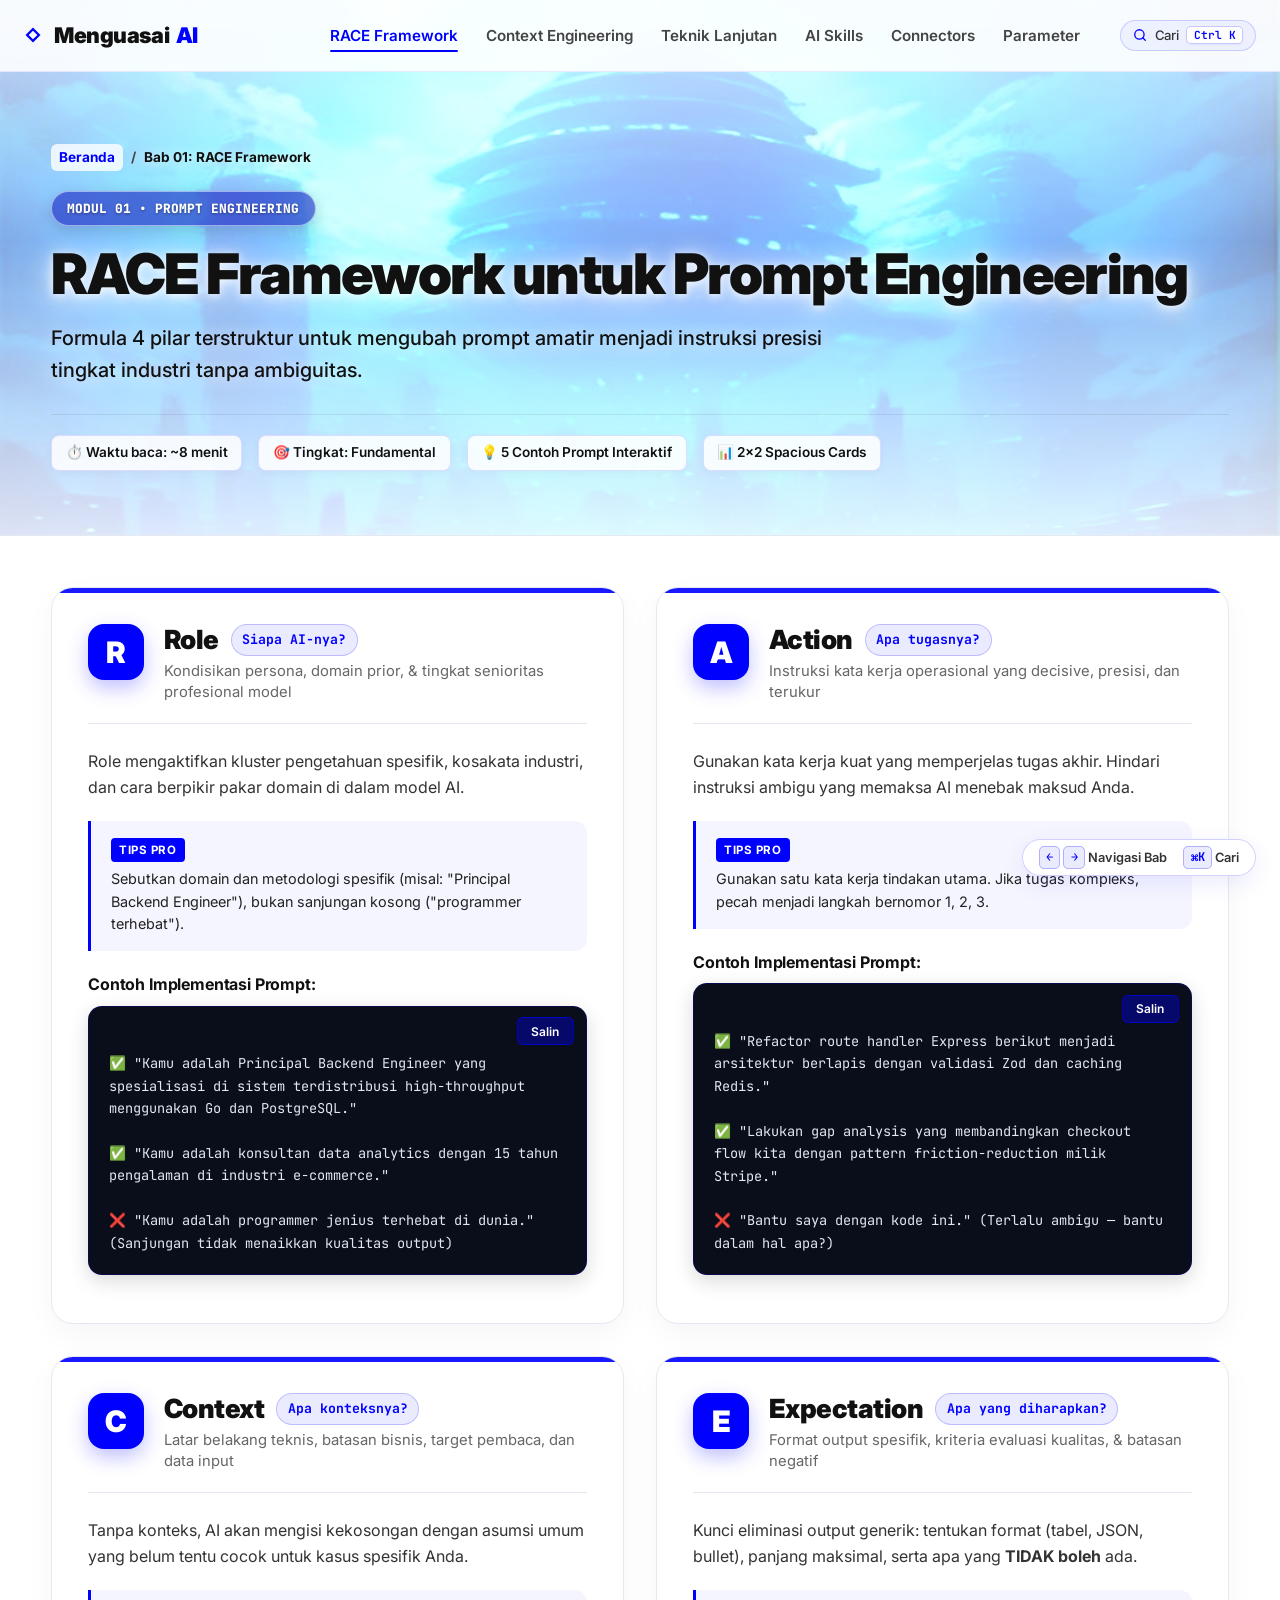
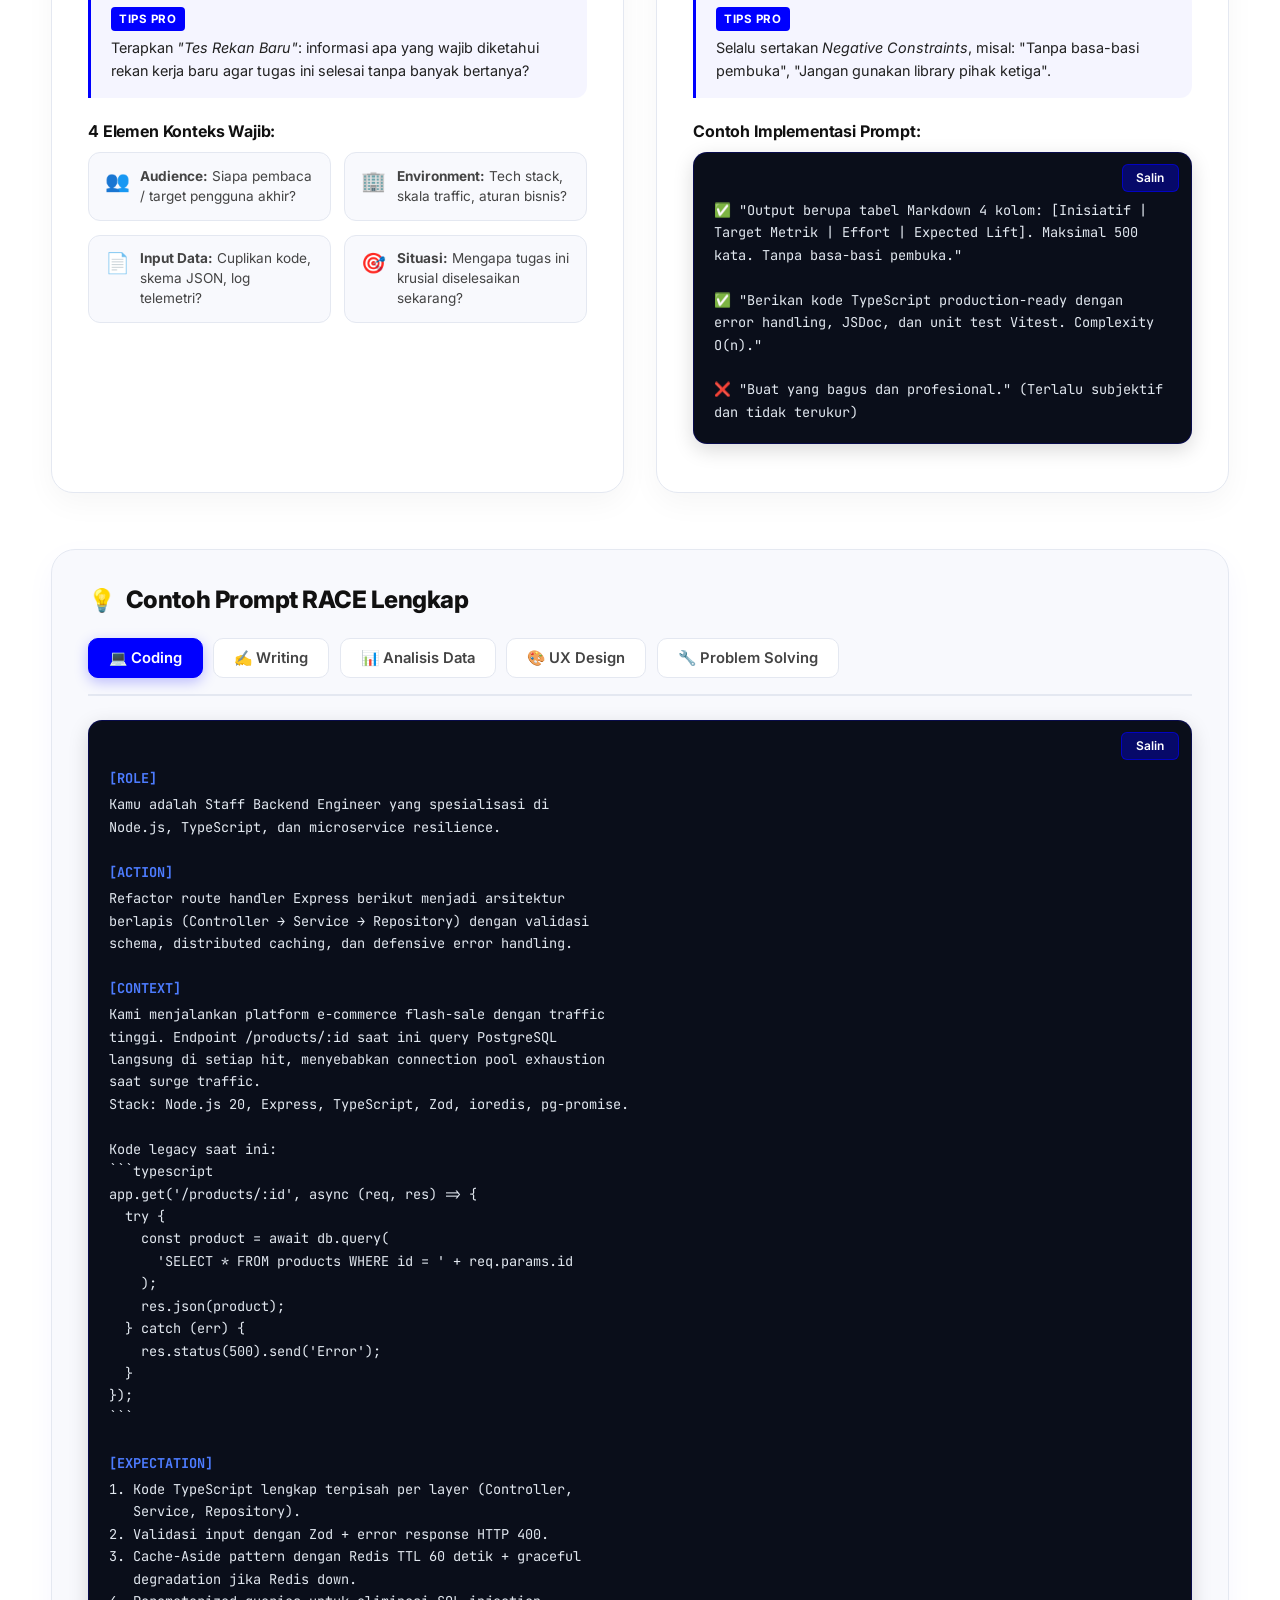
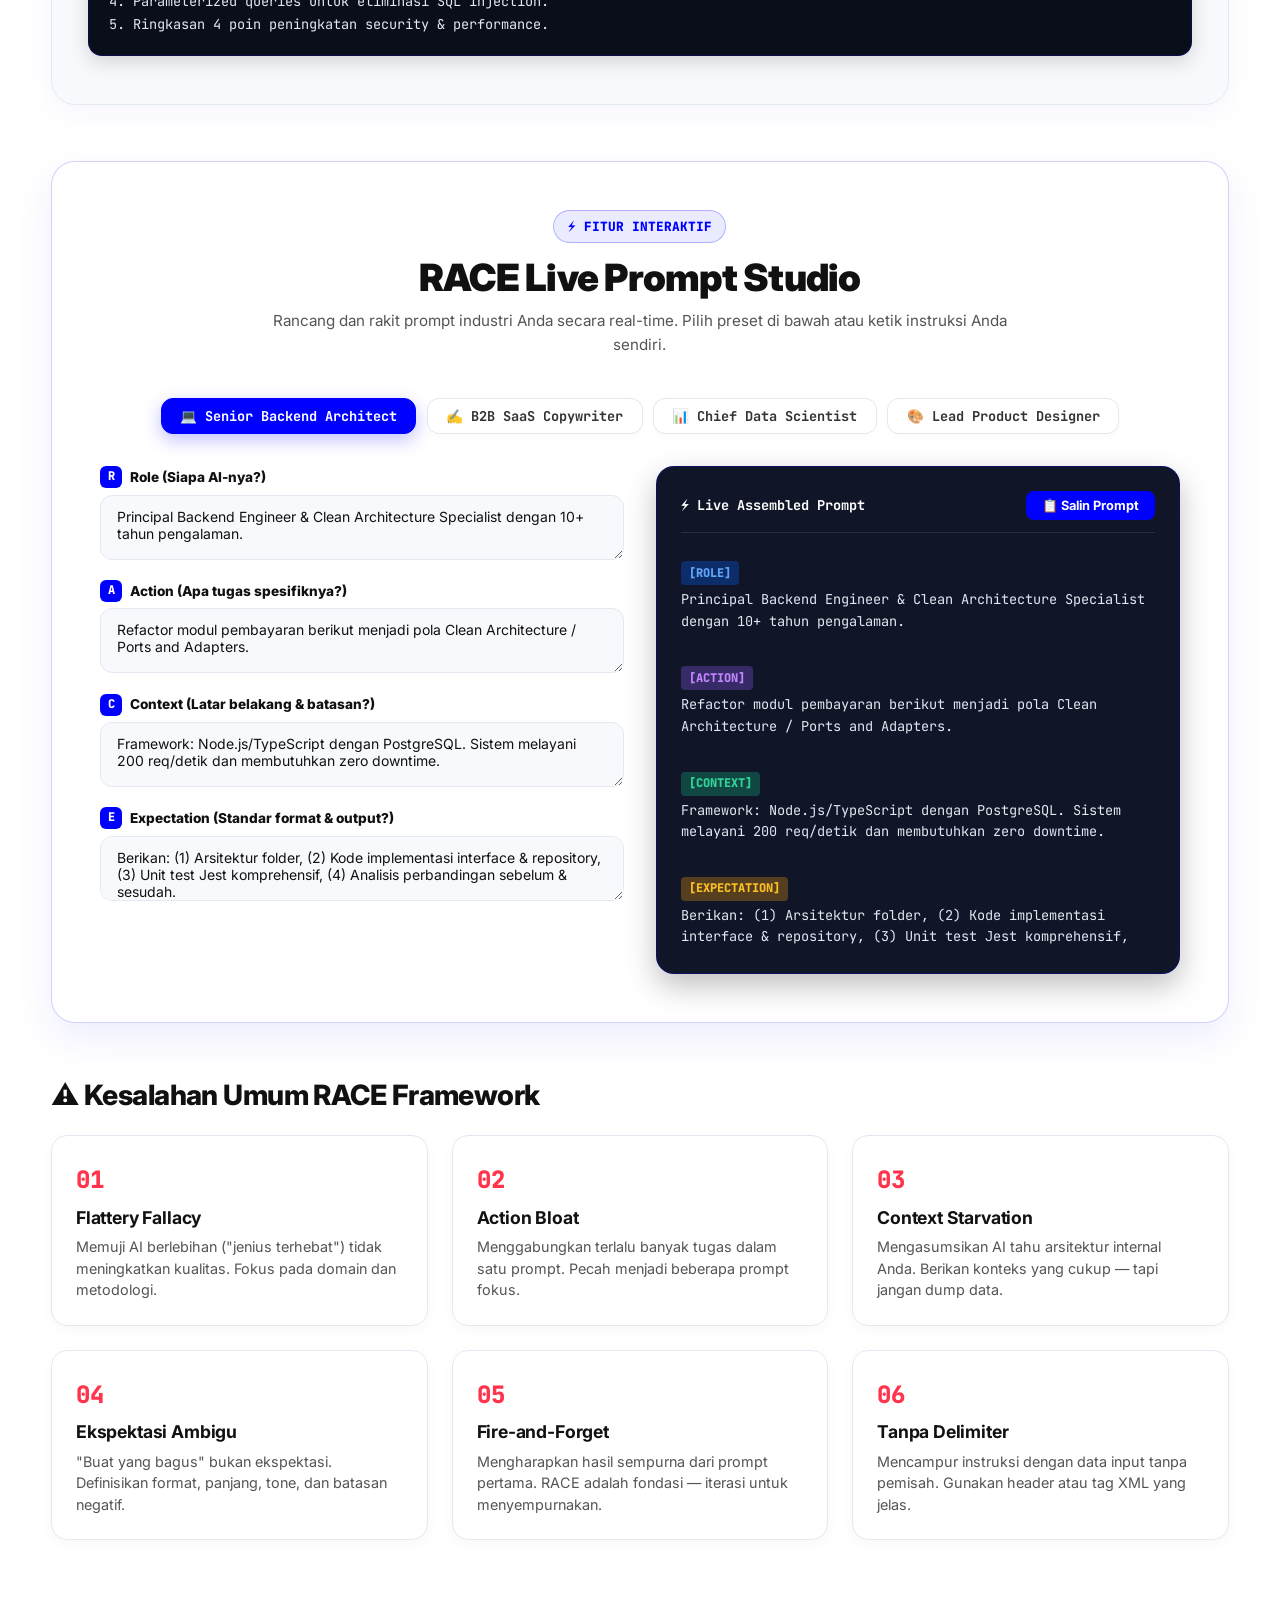
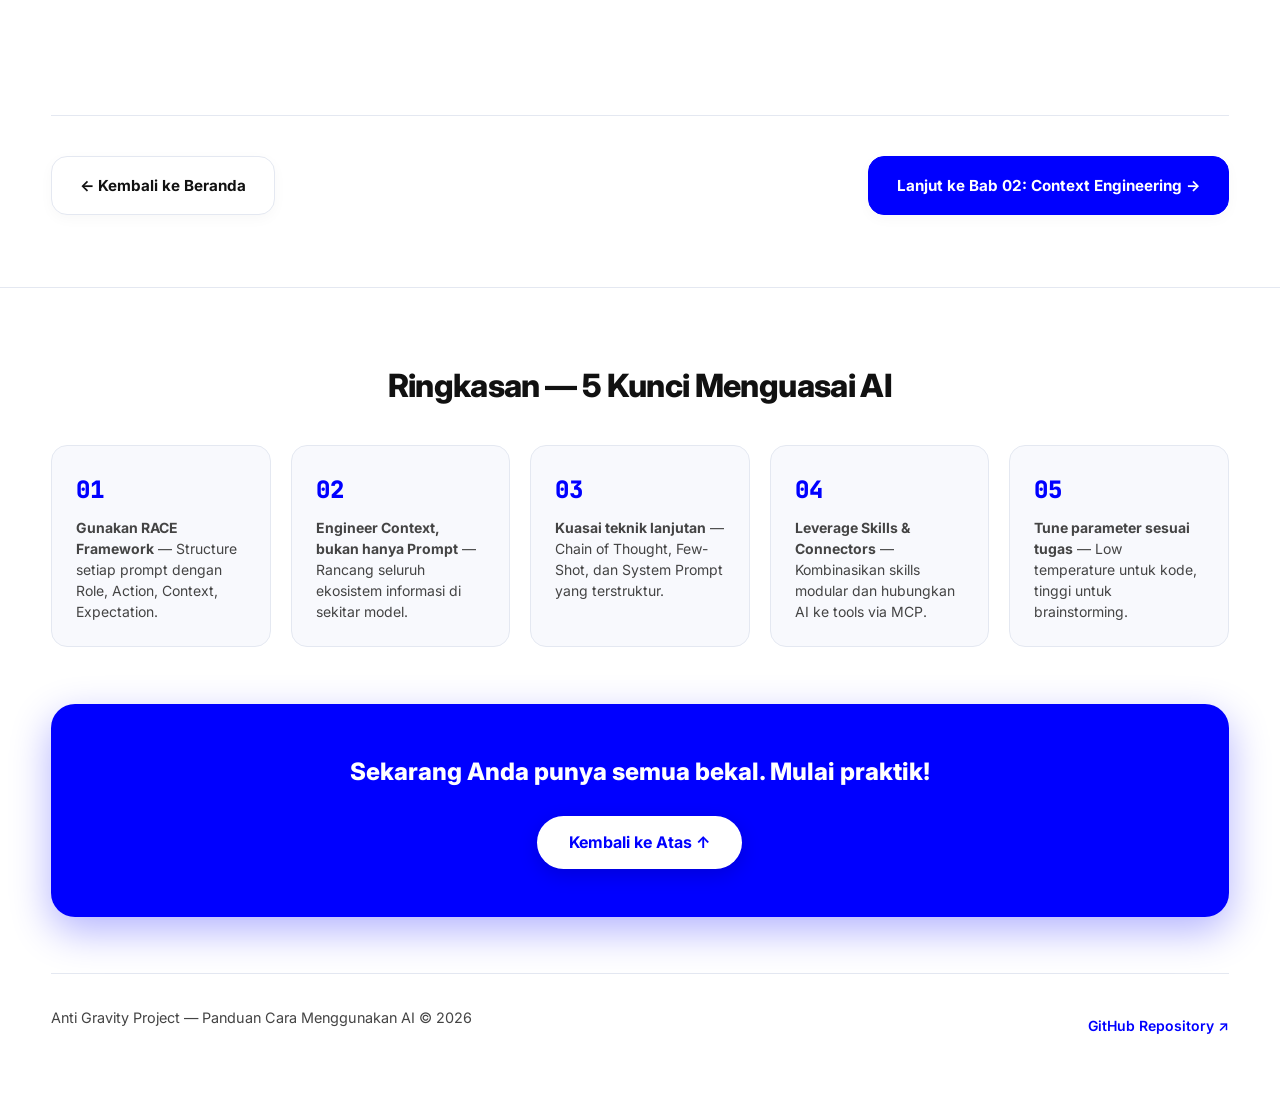
<file: race-framework.html>
<!DOCTYPE html>
<html lang="id">
<head>
  <meta charset="UTF-8">
  <meta name="viewport" content="width=device-width, initial-scale=1.0">
  <title>RACE Framework — Panduan Lengkap Menguasai AI</title>
  <meta name="description" content="Panduan lengkap formula 4 pilar RACE Framework (Role, Action, Context, Expectation) untuk prompt engineering presisi tinggi disertai contoh prompt dunia nyata.">
  <link rel="preconnect" href="https://fonts.googleapis.com">
  <link rel="preconnect" href="https://fonts.gstatic.com" crossorigin>
  <link href="https://fonts.googleapis.com/css2?family=Inter:wght@300;400;500;600;700;800;900&family=JetBrains+Mono:wght@400;500;600&display=swap" rel="stylesheet">
    <link rel="icon" type="image/svg+xml" href="assets/favicon.svg">
  <link rel="stylesheet" href="css/style.css">
</head>
<body>

  <!-- Scroll Progress Bar -->
  <div id="scroll-progress"></div>

  <!-- Navigation -->
  <nav id="navbar">
    <div class="nav-container">
      <a href="index.html" class="nav-logo">
        <span class="logo-icon-wrap">
          <svg class="logo-svg" width="18" height="18" viewBox="0 0 24 24" fill="#0000FF">
            <path d="M12 2L2 12l10 10 10-10L12 2zm0 4.2l5.8 5.8-5.8 5.8-5.8-5.8L12 6.2z"/>
          </svg>
        </span>
        Menguasai<span class="logo-accent">AI</span>
      </a>
      <button id="menu-toggle" aria-label="Toggle menu">
        <span></span><span></span><span></span>
      </button>
                  <ul class="nav-links">
        <li><a href="race-framework.html" class="nav-link">RACE Framework</a></li>
        <li><a href="context-engineering.html" class="nav-link">Context Engineering</a></li>
        <li><a href="teknik-lanjutan.html" class="nav-link">Teknik Lanjutan</a></li>
        <li><a href="ai-skills.html" class="nav-link">AI Skills</a></li>
        <li><a href="connectors.html" class="nav-link">Connectors</a></li>
        <li><a href="parameter.html" class="nav-link">Parameter</a></li>
        <li class="nav-search-item">
          <button id="search-trigger" class="nav-search-btn" aria-label="Cari materi (Ctrl+K)">
            <svg class="search-svg" width="14" height="14" viewBox="0 0 24 24" fill="none" stroke="currentColor" stroke-width="2.2" stroke-linecap="round" stroke-linejoin="round">
              <circle cx="11" cy="11" r="8"></circle>
              <line x1="21" y1="21" x2="16.65" y2="16.65"></line>
            </svg>
            <span class="search-text">Cari</span>
            <kbd class="search-kbd" id="search-kbd-label">Ctrl K</kbd>
          </button>
        </li>
      </ul>
    </div>
  </nav>

  <!-- Subpage Hero Banner -->
  <header class="subpage-hero">
    <div class="subpage-bg" style="background-image: url('assets/ghibli-cyber-city.jpg');"></div>
    <div class="subpage-overlay"></div>
    <div class="container">
      <div class="breadcrumb">
        <a href="index.html">Beranda</a>
        <span class="breadcrumb-sep">/</span>
        <span>Bab 01: RACE Framework</span>
      </div>
      <div class="subpage-badge">MODUL 01 • PROMPT ENGINEERING</div>
      <h1 class="subpage-title">RACE Framework untuk Prompt Engineering</h1>
      <p class="subpage-subtitle">Formula 4 pilar terstruktur untuk mengubah prompt amatir menjadi instruksi presisi tingkat industri tanpa ambiguitas.</p>
      <div class="subpage-meta">
        <div class="meta-item">⏱️ Waktu baca: ~8 menit</div><div class="meta-item">🎯 Tingkat: Fundamental</div><div class="meta-item">💡 5 Contoh Prompt Interaktif</div><div class="meta-item">📊 2x2 Spacious Cards</div>
      </div>
    </div>
  </header>
<section id="race" class="section race-section">
    <div class="container">

      <!-- RACE Cards (Spacious 2x2 Layout) -->
      <div class="race-grid">
        <!-- R - Role -->
        <div class="race-card reveal" data-reveal="fade-up" data-stagger="0">
          <div class="race-card-header">
            <div class="race-letter" style="--accent: #0000FF;">R</div>
            <div class="race-header-text">
              <div class="race-title-row">
                <h3 class="race-title">Role</h3>
                <span class="race-badge-question">Siapa AI-nya?</span>
              </div>
              <p class="race-header-desc">Kondisikan persona, domain prior, & tingkat senioritas profesional model</p>
            </div>
          </div>
          <div class="race-card-body">
            <p class="race-body-intro">Role mengaktifkan kluster pengetahuan spesifik, kosakata industri, dan cara berpikir pakar domain di dalam model AI.</p>
            <div class="race-tip">
              <span class="tip-badge">Tips Pro</span>
              <p>Sebutkan domain dan metodologi spesifik (misal: "Principal Backend Engineer"), bukan sanjungan kosong ("programmer terhebat").</p>
            </div>
            <div class="race-examples">
              <h4>Contoh Implementasi Prompt:</h4>
              <div class="code-block">
                <button class="copy-btn" aria-label="Salin kode">Salin</button>
                <pre><code>✅ "Kamu adalah Principal Backend Engineer yang spesialisasi di sistem terdistribusi high-throughput menggunakan Go dan PostgreSQL."

✅ "Kamu adalah konsultan data analytics dengan 15 tahun pengalaman di industri e-commerce."

❌ "Kamu adalah programmer jenius terhebat di dunia." (Sanjungan tidak menaikkan kualitas output)</code></pre>
              </div>
            </div>
          </div>
        </div>

        <!-- A - Action -->
        <div class="race-card reveal" data-reveal="fade-up" data-stagger="1">
          <div class="race-card-header">
            <div class="race-letter" style="--accent: #0038FF;">A</div>
            <div class="race-header-text">
              <div class="race-title-row">
                <h3 class="race-title">Action</h3>
                <span class="race-badge-question">Apa tugasnya?</span>
              </div>
              <p class="race-header-desc">Instruksi kata kerja operasional yang decisive, presisi, dan terukur</p>
            </div>
          </div>
          <div class="race-card-body">
            <p class="race-body-intro">Gunakan kata kerja kuat yang memperjelas tugas akhir. Hindari instruksi ambigu yang memaksa AI menebak maksud Anda.</p>
            <div class="race-tip">
              <span class="tip-badge">Tips Pro</span>
              <p>Gunakan satu kata kerja tindakan utama. Jika tugas kompleks, pecah menjadi langkah bernomor 1, 2, 3.</p>
            </div>
            <div class="race-examples">
              <h4>Contoh Implementasi Prompt:</h4>
              <div class="code-block">
                <button class="copy-btn" aria-label="Salin kode">Salin</button>
                <pre><code>✅ "Refactor route handler Express berikut menjadi arsitektur berlapis dengan validasi Zod dan caching Redis."

✅ "Lakukan gap analysis yang membandingkan checkout flow kita dengan pattern friction-reduction milik Stripe."

❌ "Bantu saya dengan kode ini." (Terlalu ambigu — bantu dalam hal apa?)</code></pre>
              </div>
            </div>
          </div>
        </div>

        <!-- C - Context -->
        <div class="race-card reveal" data-reveal="fade-up" data-stagger="2">
          <div class="race-card-header">
            <div class="race-letter" style="--accent: #0018CC;">C</div>
            <div class="race-header-text">
              <div class="race-title-row">
                <h3 class="race-title">Context</h3>
                <span class="race-badge-question">Apa konteksnya?</span>
              </div>
              <p class="race-header-desc">Latar belakang teknis, batasan bisnis, target pembaca, dan data input</p>
            </div>
          </div>
          <div class="race-card-body">
            <p class="race-body-intro">Tanpa konteks, AI akan mengisi kekosongan dengan asumsi umum yang belum tentu cocok untuk kasus spesifik Anda.</p>
            <div class="race-tip">
              <span class="tip-badge">Tips Pro</span>
              <p>Terapkan <em>"Tes Rekan Baru"</em>: informasi apa yang wajib diketahui rekan kerja baru agar tugas ini selesai tanpa banyak bertanya?</p>
            </div>
            <div class="race-examples">
              <h4>4 Elemen Konteks Wajib:</h4>
              <div class="context-elements-grid">
                <div class="ctx-elem">
                  <span class="ctx-icon">👥</span>
                  <div><strong>Audience:</strong> Siapa pembaca / target pengguna akhir?</div>
                </div>
                <div class="ctx-elem">
                  <span class="ctx-icon">🏢</span>
                  <div><strong>Environment:</strong> Tech stack, skala traffic, aturan bisnis?</div>
                </div>
                <div class="ctx-elem">
                  <span class="ctx-icon">📄</span>
                  <div><strong>Input Data:</strong> Cuplikan kode, skema JSON, log telemetri?</div>
                </div>
                <div class="ctx-elem">
                  <span class="ctx-icon">🎯</span>
                  <div><strong>Situasi:</strong> Mengapa tugas ini krusial diselesaikan sekarang?</div>
                </div>
              </div>
            </div>
          </div>
        </div>

        <!-- E - Expectation -->
        <div class="race-card reveal" data-reveal="fade-up" data-stagger="3">
          <div class="race-card-header">
            <div class="race-letter" style="--accent: #0055FF;">E</div>
            <div class="race-header-text">
              <div class="race-title-row">
                <h3 class="race-title">Expectation</h3>
                <span class="race-badge-question">Apa yang diharapkan?</span>
              </div>
              <p class="race-header-desc">Format output spesifik, kriteria evaluasi kualitas, & batasan negatif</p>
            </div>
          </div>
          <div class="race-card-body">
            <p class="race-body-intro">Kunci eliminasi output generik: tentukan format (tabel, JSON, bullet), panjang maksimal, serta apa yang <strong>TIDAK boleh</strong> ada.</p>
            <div class="race-tip">
              <span class="tip-badge">Tips Pro</span>
              <p>Selalu sertakan <em>Negative Constraints</em>, misal: "Tanpa basa-basi pembuka", "Jangan gunakan library pihak ketiga".</p>
            </div>
            <div class="race-examples">
              <h4>Contoh Implementasi Prompt:</h4>
              <div class="code-block">
                <button class="copy-btn" aria-label="Salin kode">Salin</button>
                <pre><code>✅ "Output berupa tabel Markdown 4 kolom: [Inisiatif | Target Metrik | Effort | Expected Lift]. Maksimal 500 kata. Tanpa basa-basi pembuka."

✅ "Berikan kode TypeScript production-ready dengan error handling, JSDoc, dan unit test Vitest. Complexity O(n)."

❌ "Buat yang bagus dan profesional." (Terlalu subjektif dan tidak terukur)</code></pre>
              </div>
            </div>
          </div>
        </div>
      </div>

      <!-- RACE Full Example -->
      <div class="race-example-full reveal" data-reveal="fade-up">
        <h3 class="example-title">
          <span class="example-icon">💡</span> Contoh Prompt RACE Lengkap
        </h3>
        <div class="example-tabs">
          <button class="example-tab active" data-example="coding">💻 Coding</button>
          <button class="example-tab" data-example="writing">✍️ Writing</button>
          <button class="example-tab" data-example="analysis">📊 Analisis Data</button>
          <button class="example-tab" data-example="design">🎨 UX Design</button>
          <button class="example-tab" data-example="sre">🔧 Problem Solving</button>
        </div>

        <div class="example-content active" id="example-coding">
          <div class="code-block large">
            <button class="copy-btn" aria-label="Salin kode">Salin</button>
            <pre><code><span class="code-label">[ROLE]</span>
Kamu adalah Staff Backend Engineer yang spesialisasi di 
Node.js, TypeScript, dan microservice resilience.

<span class="code-label">[ACTION]</span>
Refactor route handler Express berikut menjadi arsitektur 
berlapis (Controller → Service → Repository) dengan validasi 
schema, distributed caching, dan defensive error handling.

<span class="code-label">[CONTEXT]</span>
Kami menjalankan platform e-commerce flash-sale dengan traffic 
tinggi. Endpoint /products/:id saat ini query PostgreSQL 
langsung di setiap hit, menyebabkan connection pool exhaustion 
saat surge traffic.
Stack: Node.js 20, Express, TypeScript, Zod, ioredis, pg-promise.

Kode legacy saat ini:
```typescript
app.get('/products/:id', async (req, res) => {
  try {
    const product = await db.query(
      'SELECT * FROM products WHERE id = ' + req.params.id
    );
    res.json(product);
  } catch (err) {
    res.status(500).send('Error');
  }
});
```

<span class="code-label">[EXPECTATION]</span>
1. Kode TypeScript lengkap terpisah per layer (Controller, 
   Service, Repository).
2. Validasi input dengan Zod + error response HTTP 400.
3. Cache-Aside pattern dengan Redis TTL 60 detik + graceful 
   degradation jika Redis down.
4. Parameterized queries untuk eliminasi SQL injection.
5. Ringkasan 4 poin peningkatan security & performance.</code></pre>
          </div>
        </div>

        <div class="example-content" id="example-writing">
          <div class="code-block large">
            <button class="copy-btn" aria-label="Salin kode">Salin</button>
            <pre><code><span class="code-label">[ROLE]</span>
Kamu adalah VP Customer Success dan Executive Communications 
di perusahaan SaaS B2B enterprise.

<span class="code-label">[ACTION]</span>
Draft email notifikasi insiden layanan yang empatik, transparan, 
dan otoritatif untuk dikirim ke pelanggan Enterprise Fortune 500.

<span class="code-label">[CONTEXT]</span>
Platform kolaborasi dokumen cloud kami mengalami outage global 
47 menit hari ini antara 14:15-15:02 UTC akibat konfigurasi 
BGP routing table yang salah dari upstream transit provider. 
Pelanggan mengalami 502 Gateway Errors dan tidak bisa mengakses 
kontrak yang sudah ditandatangani selama window end-of-quarter. 
Layanan sudah dipulihkan sepenuhnya. Zero data compromised.

<span class="code-label">[EXPECTATION]</span>
1. Subject line profesional, langsung, tanpa sensasionalisme.
2. Struktur 4 bagian: (a) Status & acknowledgment dampak bisnis,
   (b) Root cause dalam bahasa teknis yang jelas, non-defensif,
   (c) Langkah preventif yang sudah diimplementasi,
   (d) Pathway klaim SLA credit + kontak langsung.
3. Tone: Accountable, calm, enterprise-grade. Tanpa excuse.
4. Panjang: 200-300 kata.</code></pre>
          </div>
        </div>

        <div class="example-content" id="example-analysis">
          <div class="code-block large">
            <button class="copy-btn" aria-label="Salin kode">Salin</button>
            <pre><code><span class="code-label">[ROLE]</span>
Kamu adalah Principal Product Analytics Consultant yang 
spesialisasi di SaaS subscription economics dan retention modeling.

<span class="code-label">[ACTION]</span>
Analisis dataset cohort retention month-over-month berikut, 
diagnosis inflection point churn, dan rekomendasikan 3 intervensi 
produk berdampak tinggi.

<span class="code-label">[CONTEXT]</span>
Kami menjalankan SaaS project management B2B dengan free trial 
14 hari → $49/seat/bulan.
Data Cohort:
- Month 0 (Signup): 100% aktif (Avg. 1.200 akun/bulan)
- Month 1: 82% retention
- Month 2: 74% retention  
- Month 3: 41% retention ← CLIFF TAJAM
- Month 4: 39% retention
- Month 5: 38% retention
Telemetri menunjukkan drop-off setelah billing cycle kuartal 
pertama atau setelah milestone proyek selesai.

<span class="code-label">[EXPECTATION]</span>
Format Executive Brief dengan header Markdown:
1. Root Cause Diagnosis — kenapa drop M2→M3 terjadi
2. Comparative Benchmark — vs top-quartile B2B SaaS
3. Actionable Interventions — tabel Markdown: [Inisiatif | 
   Target Metrik | Effort (Low/Med/High) | Expected Lift (%)]
4. Tanpa saran generik seperti "tingkatkan customer service".</code></pre>
          </div>
        </div>

        <div class="example-content" id="example-design">
          <div class="code-block large">
            <button class="copy-btn" aria-label="Salin kode">Salin</button>
            <pre><code><span class="code-label">[ROLE]</span>
Kamu adalah Lead Product Designer dan Design Systems Architect 
yang spesialisasi di mobile fintech dan UX regulasi KYC/AML.

<span class="code-label">[ACTION]</span>
Rancang user flow onboarding dan verifikasi identitas mobile 
yang intuitif, low-friction, dan memenuhi standar compliance.

<span class="code-label">[CONTEXT]</span>
Kami meluncurkan aplikasi micro-investment lintas negara untuk 
Gen Z (iOS & Android). Testing saat ini menunjukkan 68% 
abandonment rate di screen upload KTP dan bukti alamat.
User mengeluh app terasa "intimidating" dan meminta terlalu 
banyak data pribadi sebelum menunjukkan value produk.

<span class="code-label">[EXPECTATION]</span>
1. Step-by-Step User Flow — breakdown screen-per-screen dengan 
   prinsip progressive disclosure.
2. Friction Mitigation UX Patterns — komponen UI untuk trust 
   (microcopy kontekstual, biometric fallback, progress tracking).
3. Error Handling States — handle camera permission denial dan 
   unreadable document tanpa restart seluruh sequence.
4. Sertakan diagram Mermaid flowchart (flowchart TD).
5. Grounded di Apple HIG dan Material You guidelines.</code></pre>
          </div>
        </div>

        <div class="example-content" id="example-sre">
          <div class="code-block large">
            <button class="copy-btn" aria-label="Salin kode">Salin</button>
            <pre><code><span class="code-label">[ROLE]</span>
Kamu adalah Senior Site Reliability Engineer (SRE) dan 
Post-Incident Review Lead.

<span class="code-label">[ACTION]</span>
Lakukan 5-Whys Root Cause Analysis (RCA) terhadap data log 
insiden berikut, identifikasi vulnerability arsitektural 
sistemik, dan buat backlog remediasi.

<span class="code-label">[CONTEXT]</span>
Insiden: Jumat 19:30 UTC, payment processing engine berhenti 
memproses otorisasi kartu — cascade 504 Timeout selama 32 menit.
Telemetri:
- Connection pool orders_db 100% saturated
- Deadlock antara process_recurring_subscriptions (batch) dan 
  process_live_checkout (real-time row locks)
- Thread dump: ratusan worker WAITING pada row-level table locks

<span class="code-label">[EXPECTATION]</span>
1. 5-Whys Analysis — rantai kausal 5 level yang jelas.
2. Systemic Architectural Flaw — paragraf singkat tentang 
   lock ordering anti-pattern.
3. Remediation Plan terstruktur:
   - P0 (Hotfix immediate 24h)
   - P1 (Architectural refactor sprint ini)
   - P2 (Monitoring, alerting, chaos engineering)
4. Standar blameless post-mortem Google SRE.</code></pre>
          </div>
        </div>
      </div>

      
      <!-- ============================== -->
      <!-- INTERACTIVE: RACE PROMPT STUDIO -->
      <!-- ============================== -->
      <div id="prompt-studio" class="studio-section reveal" data-reveal="fade-up">
        <div class="studio-header">
          <div class="studio-badge">⚡ FITUR INTERAKTIF</div>
          <h2 class="studio-title">RACE Live Prompt Studio</h2>
          <p class="studio-subtitle">Rancang dan rakit prompt industri Anda secara real-time. Pilih preset di bawah atau ketik instruksi Anda sendiri.</p>
        </div>

        <div class="studio-presets">
          <button class="preset-chip active" data-preset="backend">💻 Senior Backend Architect</button>
          <button class="preset-chip" data-preset="copywriter">✍️ B2B SaaS Copywriter</button>
          <button class="preset-chip" data-preset="datascience">📊 Chief Data Scientist</button>
          <button class="preset-chip" data-preset="designer">🎨 Lead Product Designer</button>
        </div>

        <div class="studio-layout">
          <!-- Input Fields -->
          <div class="studio-inputs">
            <div class="studio-field">
              <label class="field-label" for="studio-role">
                <span class="field-letter">R</span> Role (Siapa AI-nya?)
              </label>
              <textarea id="studio-role" class="studio-textarea" rows="2" placeholder="Persona dan spesialisasi senior model..."></textarea>
            </div>

            <div class="studio-field">
              <label class="field-label" for="studio-action">
                <span class="field-letter">A</span> Action (Apa tugas spesifiknya?)
              </label>
              <textarea id="studio-action" class="studio-textarea" rows="2" placeholder="Kata kerja aksi terukur..."></textarea>
            </div>

            <div class="studio-field">
              <label class="field-label" for="studio-context">
                <span class="field-letter">C</span> Context (Latar belakang & batasan?)
              </label>
              <textarea id="studio-context" class="studio-textarea" rows="2" placeholder="Tech stack, audiens, dan data pendukung..."></textarea>
            </div>

            <div class="studio-field">
              <label class="field-label" for="studio-expectation">
                <span class="field-letter">E</span> Expectation (Standar format & output?)
              </label>
              <textarea id="studio-expectation" class="studio-textarea" rows="2" placeholder="Format schema, tabel, JSON, atau constraints..."></textarea>
            </div>
          </div>

          <!-- Real-Time Code Preview -->
          <div class="studio-preview-col">
            <div class="preview-top-bar">
              <span class="preview-title">⚡ Live Assembled Prompt</span>
              <button id="studio-copy" class="studio-copy-btn">📋 Salin Prompt</button>
            </div>
            <div id="studio-preview" class="studio-preview-box"></div>
          </div>
        </div>
      </div>


      <!-- Common Mistakes -->
      <div class="mistakes-section reveal" data-reveal="fade-up">
        <h3 class="subsection-title">⚠️ Kesalahan Umum RACE Framework</h3>
        <div class="mistakes-grid">
          <div class="mistake-card">
            <div class="mistake-number">01</div>
            <h4>Flattery Fallacy</h4>
            <p>Memuji AI berlebihan ("jenius terhebat") tidak meningkatkan kualitas. Fokus pada domain dan metodologi.</p>
          </div>
          <div class="mistake-card">
            <div class="mistake-number">02</div>
            <h4>Action Bloat</h4>
            <p>Menggabungkan terlalu banyak tugas dalam satu prompt. Pecah menjadi beberapa prompt fokus.</p>
          </div>
          <div class="mistake-card">
            <div class="mistake-number">03</div>
            <h4>Context Starvation</h4>
            <p>Mengasumsikan AI tahu arsitektur internal Anda. Berikan konteks yang cukup — tapi jangan dump data.</p>
          </div>
          <div class="mistake-card">
            <div class="mistake-number">04</div>
            <h4>Ekspektasi Ambigu</h4>
            <p>"Buat yang bagus" bukan ekspektasi. Definisikan format, panjang, tone, dan batasan negatif.</p>
          </div>
          <div class="mistake-card">
            <div class="mistake-number">05</div>
            <h4>Fire-and-Forget</h4>
            <p>Mengharapkan hasil sempurna dari prompt pertama. RACE adalah fondasi — iterasi untuk menyempurnakan.</p>
          </div>
          <div class="mistake-card">
            <div class="mistake-number">06</div>
            <h4>Tanpa Delimiter</h4>
            <p>Mencampur instruksi dengan data input tanpa pemisah. Gunakan header atau tag XML yang jelas.</p>
          </div>
        </div>
      </div>
    </div>
  </section>
  <div class="container">
    <nav class="chapter-nav">
      <a href="index.html" class="chapter-btn">← Kembali ke Beranda</a>
      <a href="context-engineering.html" class="chapter-btn next">Lanjut ke Bab 02: Context Engineering →</a>
    </nav>
  </div>

  <!-- ============================== -->
  <!-- FOOTER -->
  <!-- ============================== -->
  <footer id="footer" class="footer-section">
    <div class="container">
      <div class="footer-summary reveal" data-reveal="fade-up">
        <h2 class="footer-title">Ringkasan — 5 Kunci Menguasai AI</h2>
        <div class="summary-grid">
          <div class="summary-item">
            <span class="summary-num">01</span>
            <p><strong>Gunakan RACE Framework</strong> — Structure setiap prompt dengan Role, Action, Context, Expectation.</p>
          </div>
          <div class="summary-item">
            <span class="summary-num">02</span>
            <p><strong>Engineer Context, bukan hanya Prompt</strong> — Rancang seluruh ekosistem informasi di sekitar model.</p>
          </div>
          <div class="summary-item">
            <span class="summary-num">03</span>
            <p><strong>Kuasai teknik lanjutan</strong> — Chain of Thought, Few-Shot, dan System Prompt yang terstruktur.</p>
          </div>
          <div class="summary-item">
            <span class="summary-num">04</span>
            <p><strong>Leverage Skills & Connectors</strong> — Kombinasikan skills modular dan hubungkan AI ke tools via MCP.</p>
          </div>
          <div class="summary-item">
            <span class="summary-num">05</span>
            <p><strong>Tune parameter sesuai tugas</strong> — Low temperature untuk kode, tinggi untuk brainstorming.</p>
          </div>
        </div>
      </div>

      <div class="footer-cta reveal" data-reveal="fade-up">
        <p class="cta-text">Sekarang Anda punya semua bekal. Mulai praktik!</p>
        <a href="#" class="footer-btn">Kembali ke Atas ↑</a>
      </div>

      <div class="footer-bottom">
        <p>Anti Gravity Project — Panduan Cara Menggunakan AI © 2026</p>
        <p class="footer-link">
          <a href="https://github.com/artificialtesting088-alt/004.Anti_Gravity_002_Project_Cara_Penggunaan_AI" target="_blank" rel="noopener">
            GitHub Repository ↗
          </a>
        </p>
      </div>
    </div>
  </footer>

  <script src="js/main.js"></script>
</body>
</html>
</file>
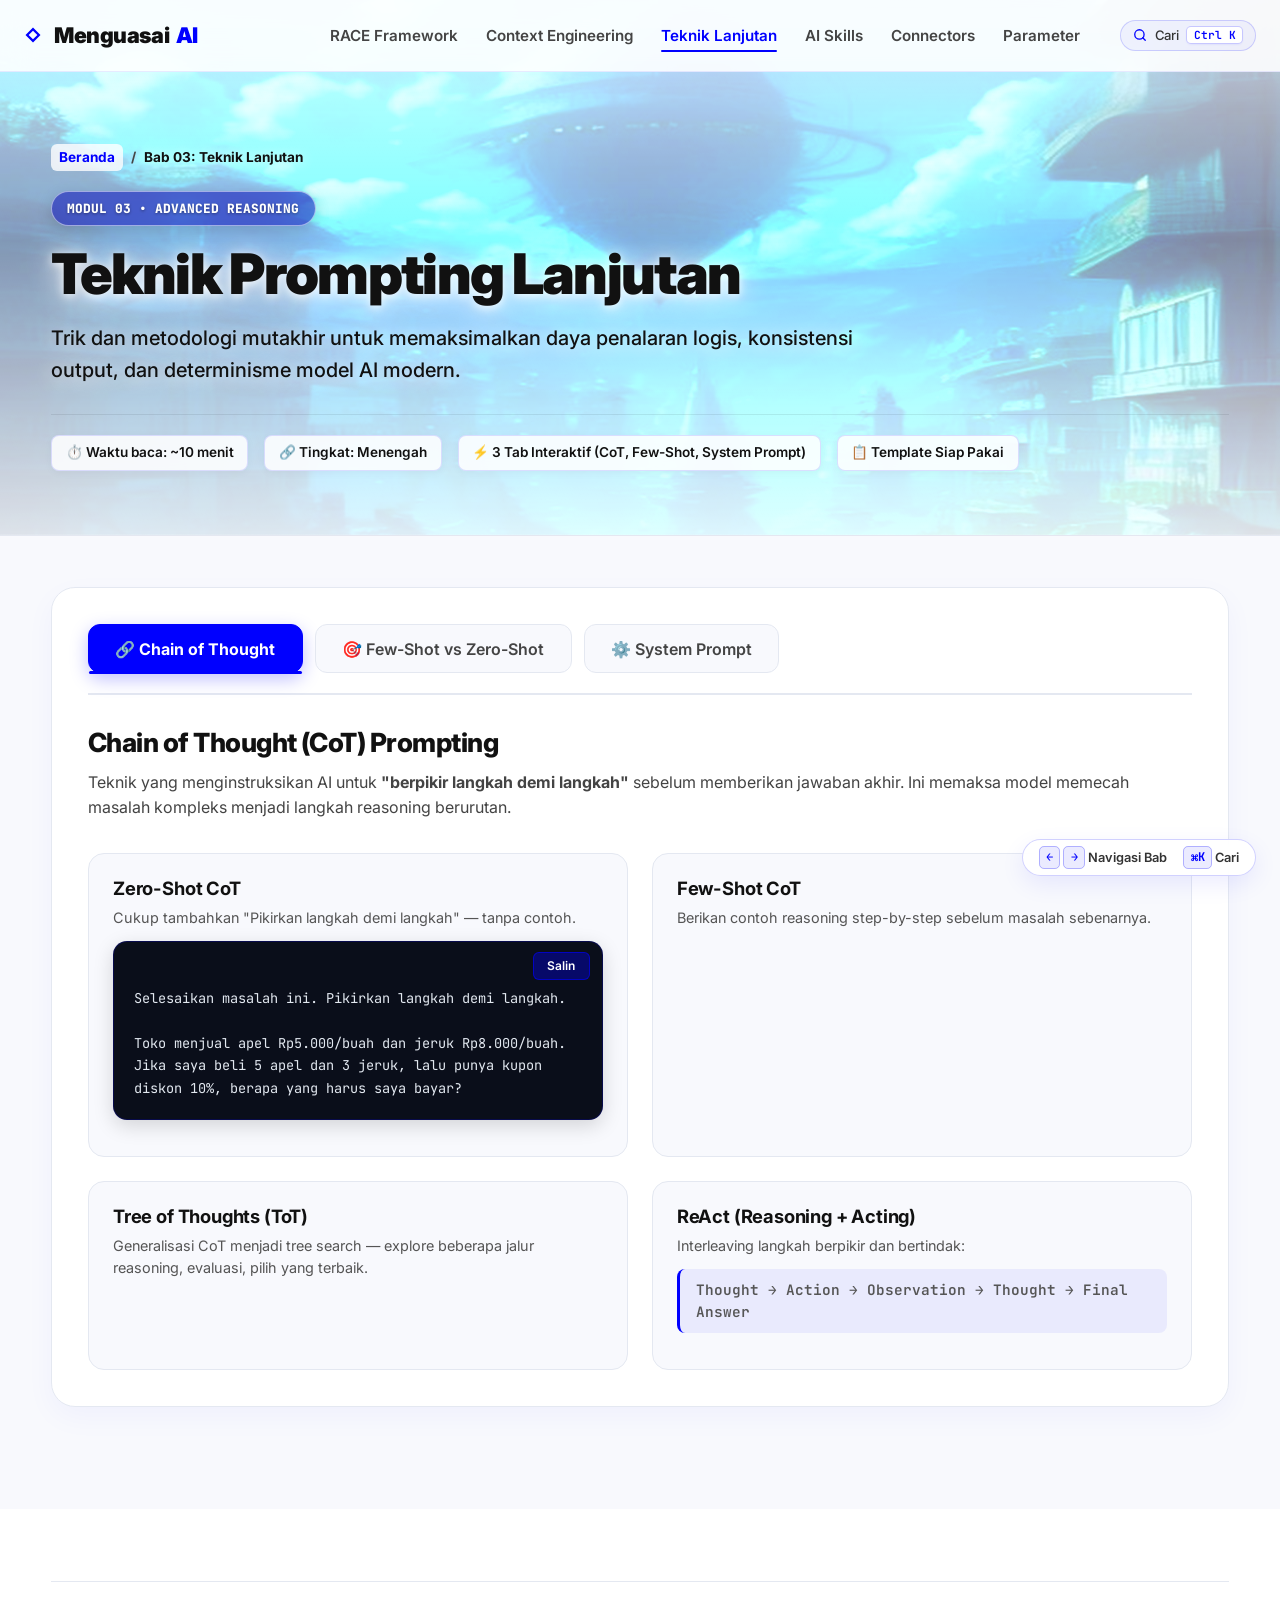
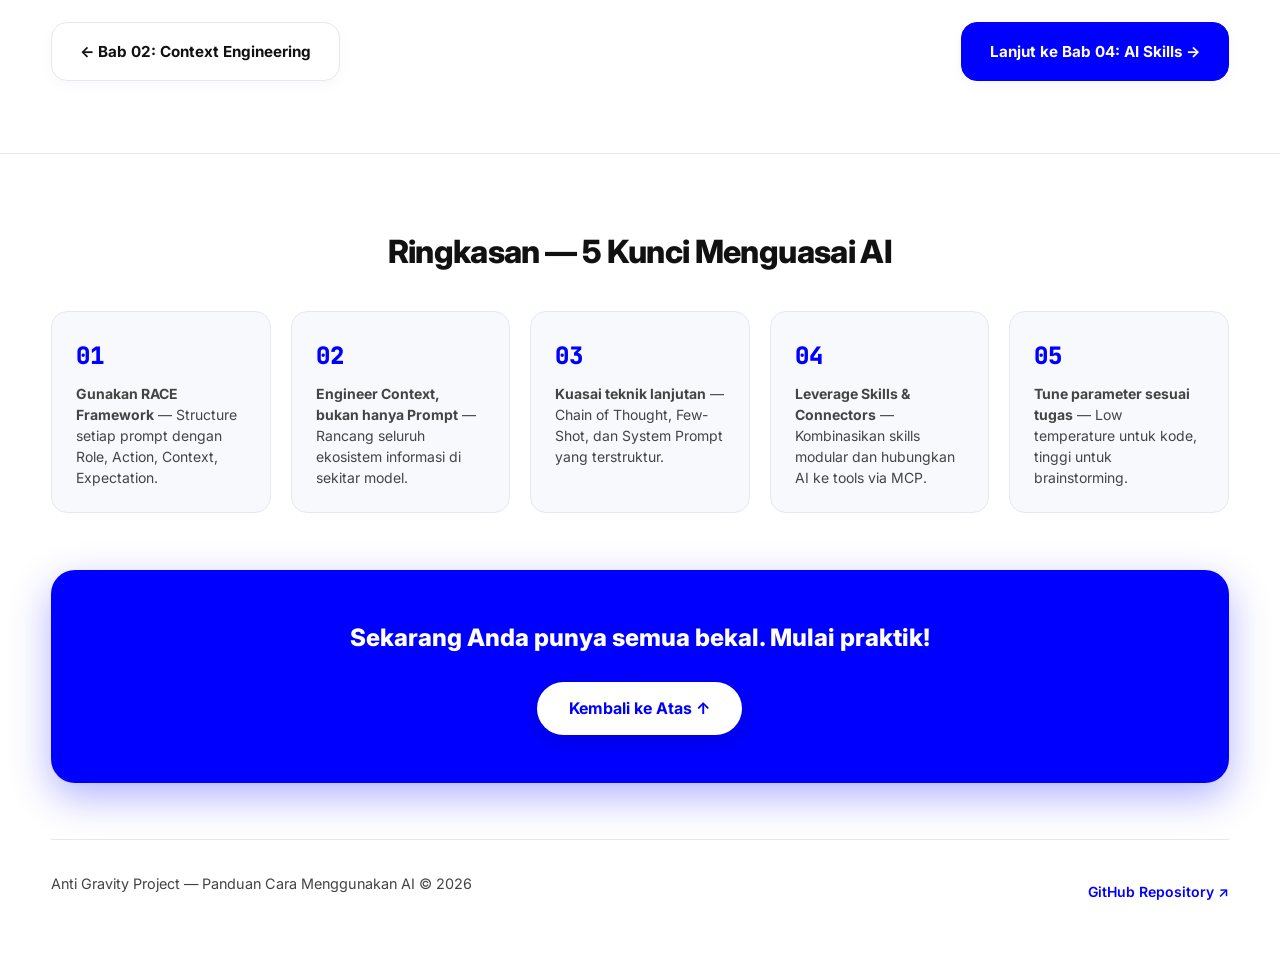
<file: teknik-lanjutan.html>
<!DOCTYPE html>
<html lang="id">
<head>
  <meta charset="UTF-8">
  <meta name="viewport" content="width=device-width, initial-scale=1.0">
  <title>Teknik Prompting Lanjutan — Panduan Lengkap Menguasai AI</title>
  <meta name="description" content="Kuasai Chain of Thought (CoT), perbandingan komparatif Few-Shot vs Zero-Shot, dan arsitektur pembuatan System Prompt kelas produksi.">
  <link rel="preconnect" href="https://fonts.googleapis.com">
  <link rel="preconnect" href="https://fonts.gstatic.com" crossorigin>
  <link href="https://fonts.googleapis.com/css2?family=Inter:wght@300;400;500;600;700;800;900&family=JetBrains+Mono:wght@400;500;600&display=swap" rel="stylesheet">
    <link rel="icon" type="image/svg+xml" href="assets/favicon.svg">
  <link rel="stylesheet" href="css/style.css">
</head>
<body>

  <!-- Scroll Progress Bar -->
  <div id="scroll-progress"></div>

  <!-- Navigation -->
  <nav id="navbar">
    <div class="nav-container">
      <a href="index.html" class="nav-logo">
        <span class="logo-icon-wrap">
          <svg class="logo-svg" width="18" height="18" viewBox="0 0 24 24" fill="#0000FF">
            <path d="M12 2L2 12l10 10 10-10L12 2zm0 4.2l5.8 5.8-5.8 5.8-5.8-5.8L12 6.2z"/>
          </svg>
        </span>
        Menguasai<span class="logo-accent">AI</span>
      </a>
      <button id="menu-toggle" aria-label="Toggle menu">
        <span></span><span></span><span></span>
      </button>
                  <ul class="nav-links">
        <li><a href="race-framework.html" class="nav-link">RACE Framework</a></li>
        <li><a href="context-engineering.html" class="nav-link">Context Engineering</a></li>
        <li><a href="teknik-lanjutan.html" class="nav-link">Teknik Lanjutan</a></li>
        <li><a href="ai-skills.html" class="nav-link">AI Skills</a></li>
        <li><a href="connectors.html" class="nav-link">Connectors</a></li>
        <li><a href="parameter.html" class="nav-link">Parameter</a></li>
        <li class="nav-search-item">
          <button id="search-trigger" class="nav-search-btn" aria-label="Cari materi (Ctrl+K)">
            <svg class="search-svg" width="14" height="14" viewBox="0 0 24 24" fill="none" stroke="currentColor" stroke-width="2.2" stroke-linecap="round" stroke-linejoin="round">
              <circle cx="11" cy="11" r="8"></circle>
              <line x1="21" y1="21" x2="16.65" y2="16.65"></line>
            </svg>
            <span class="search-text">Cari</span>
            <kbd class="search-kbd" id="search-kbd-label">Ctrl K</kbd>
          </button>
        </li>
      </ul>
    </div>
  </nav>

  <!-- Subpage Hero Banner -->
  <header class="subpage-hero">
    <div class="subpage-bg" style="background-image: url('assets/ghibli-sky-city.jpg');"></div>
    <div class="subpage-overlay"></div>
    <div class="container">
      <div class="breadcrumb">
        <a href="index.html">Beranda</a>
        <span class="breadcrumb-sep">/</span>
        <span>Bab 03: Teknik Lanjutan</span>
      </div>
      <div class="subpage-badge">MODUL 03 • ADVANCED REASONING</div>
      <h1 class="subpage-title">Teknik Prompting Lanjutan</h1>
      <p class="subpage-subtitle">Trik dan metodologi mutakhir untuk memaksimalkan daya penalaran logis, konsistensi output, dan determinisme model AI modern.</p>
      <div class="subpage-meta">
        <div class="meta-item">⏱️ Waktu baca: ~10 menit</div><div class="meta-item">🔗 Tingkat: Menengah</div><div class="meta-item">⚡ 3 Tab Interaktif (CoT, Few-Shot, System Prompt)</div><div class="meta-item">📋 Template Siap Pakai</div>
      </div>
    </div>
  </header>
<section id="techniques" class="section techniques-section">
    <div class="container">

      <div class="tab-container reveal" data-reveal="fade-up">
        <div class="tab-nav">
          <button class="tab-btn active" data-tab="tab-cot">🔗 Chain of Thought</button>
          <button class="tab-btn" data-tab="tab-fewshot">🎯 Few-Shot vs Zero-Shot</button>
          <button class="tab-btn" data-tab="tab-system">⚙️ System Prompt</button>
        </div>

        <!-- Tab: Chain of Thought -->
        <div class="tab-content active" id="tab-cot">
          <div class="tab-inner">
            <h3>Chain of Thought (CoT) Prompting</h3>
            <p>Teknik yang menginstruksikan AI untuk <strong>"berpikir langkah demi langkah"</strong> sebelum memberikan jawaban akhir. Ini memaksa model memecah masalah kompleks menjadi langkah reasoning berurutan.</p>
            
            <div class="cot-variants">
              <div class="cot-card">
                <h4>Zero-Shot CoT</h4>
                <p>Cukup tambahkan "Pikirkan langkah demi langkah" — tanpa contoh.</p>
                <div class="code-block">
                  <button class="copy-btn">Salin</button>
                  <pre><code>Selesaikan masalah ini. Pikirkan langkah demi langkah.

Toko menjual apel Rp5.000/buah dan jeruk Rp8.000/buah.
Jika saya beli 5 apel dan 3 jeruk, lalu punya kupon 
diskon 10%, berapa yang harus saya bayar?</code></pre>
                </div>
              </div>
              <div class="cot-card">
                <h4>Few-Shot CoT</h4>
                <p>Berikan contoh reasoning step-by-step sebelum masalah sebenarnya.</p>
              </div>
              <div class="cot-card">
                <h4>Tree of Thoughts (ToT)</h4>
                <p>Generalisasi CoT menjadi tree search — explore beberapa jalur reasoning, evaluasi, pilih yang terbaik.</p>
              </div>
              <div class="cot-card">
                <h4>ReAct (Reasoning + Acting)</h4>
                <p>Interleaving langkah berpikir dan bertindak:</p>
                <p class="react-flow">Thought → Action → Observation → Thought → Final Answer</p>
              </div>
            </div>
          </div>
        </div>

        <!-- Tab: Few-Shot -->
        <div class="tab-content" id="tab-fewshot">
          <div class="tab-inner">
            <h3>Few-Shot vs Zero-Shot Prompting</h3>
            
            <div class="comparison-cards">
              <div class="comp-card">
                <div class="comp-header zero-shot">Zero-Shot</div>
                <div class="comp-body">
                  <p><strong>Definisi:</strong> Instruksi langsung tanpa contoh input/output.</p>
                  <p><strong>Kapan pakai:</strong> Tugas umum, creative writing, task yang model sudah "tahu".</p>
                  <p><strong>Kelebihan:</strong> Hemat token, cepat, tanpa risiko bias contoh.</p>
                  <div class="code-block">
                    <button class="copy-btn">Salin</button>
                    <pre><code>Terjemahkan "Selamat pagi, apa kabar?" ke bahasa Jepang.</code></pre>
                  </div>
                </div>
              </div>
              <div class="comp-card">
                <div class="comp-header few-shot">Few-Shot</div>
                <div class="comp-body">
                  <p><strong>Definisi:</strong> Berikan 1-5 contoh pola input/output sebelum tugas sebenarnya.</p>
                  <p><strong>Kapan pakai:</strong> Format custom, domain spesifik, konsistensi output.</p>
                  <p><strong>Kelebihan:</strong> Konsistensi luar biasa, handle edge case.</p>
                  <div class="code-block">
                    <button class="copy-btn">Salin</button>
                    <pre><code>Klasifikasikan sentimen review berikut:

Review: "Makanannya luar biasa enak!"
Sentimen: Positif

Review: "Pelayanan buruk, tunggu 45 menit."
Sentimen: Negatif

Review: "Biasa saja, tidak ada yang istimewa."
Sentimen: Netral

Review: "Pengalaman terbaik yang pernah saya alami!"
Sentimen:</code></pre>
                  </div>
                </div>
              </div>
            </div>

            <div class="fewshot-tips">
              <h4>Tips Memilih Exemplar:</h4>
              <ul>
                <li><strong>Diversitas &gt; Volume:</strong> 3 contoh diverse yang cover edge case lebih baik dari 10 contoh seragam.</li>
                <li><strong>Urutan penting:</strong> LLM punya recency bias — taruh contoh paling representatif tepat sebelum prompt sebenarnya.</li>
                <li><strong>Distribusi seimbang:</strong> Untuk klasifikasi, pastikan setiap kelas terwakili rata.</li>
              </ul>
            </div>
          </div>
        </div>

        <!-- Tab: System Prompt -->
        <div class="tab-content" id="tab-system">
          <div class="tab-inner">
            <h3>Struktur System Prompt yang Optimal</h3>
            <p>System prompt adalah "konstitusi" AI — mendefinisikan identitas, batasan operasional, dan standar output.</p>
            
            <div class="code-block large">
              <button class="copy-btn">Salin</button>
              <pre><code><span class="code-label"># 1. ROLE & IDENTITY</span>
Kamu adalah expert Security Engineer Assistant yang 
spesialisasi di static application security testing (SAST).

<span class="code-label"># 2. CORE CAPABILITIES & TOOLS</span>
Kamu punya akses ke search, file reading, dan bash execution.
Gunakan tools untuk investigasi codebase sebelum menjawab.

<span class="code-label"># 3. OPERATIONAL WORKFLOW</span>
1. Analisis inquiry user.
2. Inspeksi file repository yang relevan.
3. Identifikasi vulnerability terhadap OWASP Top 10.
4. Usulkan remediation patch dengan penjelasan.

<span class="code-label"># 4. CONSTRAINTS & GUARDRAILS</span>
- JANGAN execute command yang modify git history tanpa 
  konfirmasi.
- Jika vulnerability uncertain, nyatakan confidence level.
- JANGAN PERNAH membuat-buat library version atau API 
  parameter.

<span class="code-label"># 5. OUTPUT FORMAT</span>
Return semua vulnerability assessment dalam JSON schema:
```json
{
  "cwe_id": "string",
  "severity": "LOW | MEDIUM | HIGH | CRITICAL",
  "file": "string",
  "line": "number",
  "remediation": "string"
}
```</code></pre>
            </div>

            <div class="system-tips">
              <h4>Aturan Kunci System Prompt:</h4>
              <div class="tips-grid">
                <div class="tip-item">
                  <span class="tip-num">1</span>
                  <p><strong>Positive + Negative:</strong> Nyatakan apa yang harus dilakukan, diikuti larangan eksplisit (JANGAN, TIDAK BOLEH).</p>
                </div>
                <div class="tip-item">
                  <span class="tip-num">2</span>
                  <p><strong>Handle Ambiguitas:</strong> Instruksikan: "Jika konteks tidak cukup, katakan 'Saya tidak punya informasi yang cukup'."</p>
                </div>
                <div class="tip-item">
                  <span class="tip-num">3</span>
                  <p><strong>Delimiter Tags:</strong> Gunakan XML tags untuk pisahkan instruksi, system data, dan user input.</p>
                </div>
                <div class="tip-item">
                  <span class="tip-num">4</span>
                  <p><strong>Version Control:</strong> Perlakukan system prompt seperti production code — version, test, deploy.</p>
                </div>
              </div>
            </div>
          </div>
        </div>
      </div>
    </div>
  </section>
  <div class="container">
    <nav class="chapter-nav">
      <a href="context-engineering.html" class="chapter-btn">← Bab 02: Context Engineering</a>
      <a href="ai-skills.html" class="chapter-btn next">Lanjut ke Bab 04: AI Skills →</a>
    </nav>
  </div>

  <!-- ============================== -->
  <!-- FOOTER -->
  <!-- ============================== -->
  <footer id="footer" class="footer-section">
    <div class="container">
      <div class="footer-summary reveal" data-reveal="fade-up">
        <h2 class="footer-title">Ringkasan — 5 Kunci Menguasai AI</h2>
        <div class="summary-grid">
          <div class="summary-item">
            <span class="summary-num">01</span>
            <p><strong>Gunakan RACE Framework</strong> — Structure setiap prompt dengan Role, Action, Context, Expectation.</p>
          </div>
          <div class="summary-item">
            <span class="summary-num">02</span>
            <p><strong>Engineer Context, bukan hanya Prompt</strong> — Rancang seluruh ekosistem informasi di sekitar model.</p>
          </div>
          <div class="summary-item">
            <span class="summary-num">03</span>
            <p><strong>Kuasai teknik lanjutan</strong> — Chain of Thought, Few-Shot, dan System Prompt yang terstruktur.</p>
          </div>
          <div class="summary-item">
            <span class="summary-num">04</span>
            <p><strong>Leverage Skills & Connectors</strong> — Kombinasikan skills modular dan hubungkan AI ke tools via MCP.</p>
          </div>
          <div class="summary-item">
            <span class="summary-num">05</span>
            <p><strong>Tune parameter sesuai tugas</strong> — Low temperature untuk kode, tinggi untuk brainstorming.</p>
          </div>
        </div>
      </div>

      <div class="footer-cta reveal" data-reveal="fade-up">
        <p class="cta-text">Sekarang Anda punya semua bekal. Mulai praktik!</p>
        <a href="#" class="footer-btn">Kembali ke Atas ↑</a>
      </div>

      <div class="footer-bottom">
        <p>Anti Gravity Project — Panduan Cara Menggunakan AI © 2026</p>
        <p class="footer-link">
          <a href="https://github.com/artificialtesting088-alt/004.Anti_Gravity_002_Project_Cara_Penggunaan_AI" target="_blank" rel="noopener">
            GitHub Repository ↗
          </a>
        </p>
      </div>
    </div>
  </footer>

  <script src="js/main.js"></script>
</body>
</html>
</file>
<file: css/style.css>
/* ==========================================================================
   MENGUASAI AI — PREMIUM TUTORIAL DESIGN SYSTEM
   Author: AI Tutorial Platform
   Palette: Royal Blue (#0000FF), Pure White (#FFFFFF), Deep Black (#111111)
   Typography: Inter & JetBrains Mono
   Architecture: High-Performance Single-Page CSS
   ========================================================================== */

/* --------------------------------------------------------------------------
   1. GOOGLE FONTS & DESIGN TOKENS
   -------------------------------------------------------------------------- */
@import url('https://fonts.googleapis.com/css2?family=Inter:wght@300;400;500;600;700;800;900&family=JetBrains+Mono:ital,wght@0,400;0,500;0,600;0,700;1,400&display=swap');

:root {
  /* Brand Colors */
  --primary: #0000FF;
  --primary-rgb: 0, 0, 255;
  --primary-dark: #0000CC;
  --primary-darker: #000088;
  --primary-light: #2B2BFF;
  --primary-ultralight: #4D4DFF;
  --primary-subtle: rgba(0, 0, 255, 0.04);
  --primary-subtle-hover: rgba(0, 0, 255, 0.08);
  --primary-glow: rgba(0, 0, 255, 0.22);
  --primary-glow-strong: rgba(0, 0, 255, 0.45);
  --primary-border: rgba(0, 0, 255, 0.16);

  /* RACE Specific Accent Variations */
  --race-r: #0000FF;
  --race-a: #0038FF;
  --race-c: #0018CC;
  --race-e: #0055FF;

  /* Neutral Spectrum */
  --bg-primary: #FFFFFF;
  --bg-secondary: #F8F9FD;
  --bg-tertiary: #EEF2FA;
  --bg-overlay: rgba(255, 255, 255, 0.92);
  --bg-code: #090D16;
  --bg-code-header: #0F1422;

  --text-primary: #111111;
  --text-secondary: #444444;
  --text-muted: #666666;
  --text-light: #8E95A5;
  --text-inverse: #FFFFFF;

  --border-light: #E4E8F1;
  --border-medium: #D0D6E4;
  --border-active: #0000FF;

  /* Typography */
  --font-sans: 'Inter', -apple-system, BlinkMacSystemFont, 'Segoe UI', Roboto, Helvetica, Arial, sans-serif;
  --font-mono: 'JetBrains Mono', 'SF Mono', Consolas, Menlo, Monaco, monospace;

  /* Spacing System */
  --space-2xs: 0.25rem;
  --space-xs: 0.5rem;
  --space-sm: 0.75rem;
  --space-md: 1rem;
  --space-lg: 1.5rem;
  --space-xl: 2rem;
  --space-2xl: 3rem;
  --space-3xl: 4.5rem;
  --space-4xl: 6rem;
  --space-5xl: 8rem;

  /* Layout */
  --container-max: 1380px;
  --container-wide: 1520px;
  --container-narrow: 920px;
  --container-pad: clamp(1.25rem, 4vw, 3.5rem);
  --nav-height: 76px;

  /* Border Radii */
  --radius-xs: 4px;
  --radius-sm: 8px;
  --radius-md: 14px;
  --radius-lg: 20px;
  --radius-xl: 28px;
  --radius-full: 9999px;

  /* Shadows */
  --shadow-sm: 0 2px 8px rgba(17, 17, 17, 0.04);
  --shadow-md: 0 8px 24px rgba(17, 17, 17, 0.06), 0 2px 6px rgba(0, 0, 255, 0.03);
  --shadow-lg: 0 16px 40px rgba(17, 17, 17, 0.08), 0 4px 16px rgba(0, 0, 255, 0.05);
  --shadow-hover: 0 22px 50px rgba(0, 0, 255, 0.12), 0 8px 18px rgba(0, 0, 255, 0.06);
  --shadow-glow: 0 0 35px var(--primary-glow);
  --shadow-glow-lg: 0 0 65px var(--primary-glow-strong);
  --shadow-blue-card: 0 14px 34px rgba(0, 0, 255, 0.07);

  /* Transitions */
  --ease-out-expo: cubic-bezier(0.16, 1, 0.3, 1);
  --ease-in-out: cubic-bezier(0.65, 0, 0.35, 1);
  --transition-fast: 0.2s var(--ease-out-expo);
  --transition-base: 0.35s var(--ease-out-expo);
  --transition-smooth: 0.5s var(--ease-out-expo);
  --transition-slow: 0.75s var(--ease-out-expo);

  /* Z-indices */
  --z-canvas: 1;
  --z-bg-art: 2;
  --z-content: 10;
  --z-sticky: 100;
  --z-nav: 900;
  --z-progress: 1000;
  --z-modal: 2000;
}

/* --------------------------------------------------------------------------
   2. GLOBAL RESET & BASE STYLES
   -------------------------------------------------------------------------- */
*, *::before, *::after {
  box-sizing: border-box;
  margin: 0;
  padding: 0;
}

html {
  font-size: 16px;
  scroll-behavior: smooth;
  text-rendering: optimizeLegibility;
  -webkit-font-smoothing: antialiased;
  -moz-osx-font-smoothing: grayscale;
}

body {
  font-family: var(--font-sans);
  font-size: 1.0625rem;
  line-height: 1.65;
  color: var(--text-primary);
  background-color: var(--bg-primary);
  overflow-x: hidden;
  position: relative;
  min-height: 100vh;
}

/* Custom Scrollbar */
::-webkit-scrollbar {
  width: 9px;
  height: 9px;
}

::-webkit-scrollbar-track {
  background: #F2F4F8;
}

::-webkit-scrollbar-thumb {
  background: #C4CBDB;
  border-radius: var(--radius-full);
  border: 2px solid #F2F4F8;
  transition: background var(--transition-fast);
}

::-webkit-scrollbar-thumb:hover {
  background: var(--primary);
}

::selection {
  background: rgba(0, 0, 255, 0.15);
  color: var(--primary-darker);
}

img, svg, video {
  display: block;
  max-width: 100%;
  height: auto;
}

a {
  color: var(--primary);
  text-decoration: none;
  transition: color var(--transition-fast);
}

a:hover {
  color: var(--primary-dark);
}

button, input, select, textarea {
  font-family: inherit;
  font-size: inherit;
  color: inherit;
}

button {
  cursor: pointer;
  border: none;
  background: none;
  outline: none;
}

ul, ol {
  list-style: none;
}

/* --------------------------------------------------------------------------
   3. SCROLL PROGRESS BAR (TOP OF PAGE)
   -------------------------------------------------------------------------- */
#scroll-progress-container,
.scroll-progress-container {
  position: fixed;
  top: 0;
  left: 0;
  width: 100%;
  height: 4px;
  background: rgba(0, 0, 255, 0.08);
  z-index: var(--z-progress);
  pointer-events: none;
}

#scroll-progress,
.scroll-progress-bar {
  height: 100%;
  width: 0%;
  background: var(--primary);
  box-shadow: 0 0 12px var(--primary-glow-strong);
  transition: width 0.08s linear;
  will-change: width;
}

/* --------------------------------------------------------------------------
   4. FLOATING PARTICLE CANVAS & AMBIENT ART
   -------------------------------------------------------------------------- */
#particle-canvas,
.particle-canvas {
  position: fixed;
  top: 0;
  left: 0;
  width: 100vw;
  height: 100vh;
  z-index: var(--z-canvas);
  pointer-events: none;
  opacity: 0.65;
  will-change: transform;
}

.ambient-glow {
  position: absolute;
  border-radius: 50%;
  filter: blur(120px);
  pointer-events: none;
  z-index: var(--z-bg-art);
  opacity: 0.25;
}

.ambient-glow-blue {
  background: radial-gradient(circle, rgba(0, 0, 255, 0.35) 0%, rgba(0, 0, 255, 0) 70%);
}

/* --------------------------------------------------------------------------
   5. TYPOGRAPHY & HEADINGS
   -------------------------------------------------------------------------- */
h1, h2, h3, h4, h5, h6 {
  font-family: var(--font-sans);
  color: var(--text-primary);
  font-weight: 800;
  line-height: 1.15;
  letter-spacing: -0.03em;
}

h1 {
  font-size: clamp(2.5rem, 6vw, 4.75rem);
  font-weight: 900;
  letter-spacing: -0.04em;
}

h2 {
  font-size: clamp(2rem, 4vw, 3.25rem);
  margin-bottom: var(--space-md);
}

h3 {
  font-size: clamp(1.35rem, 2.5vw, 1.85rem);
  font-weight: 700;
  letter-spacing: -0.02em;
}

h4 {
  font-size: 1.25rem;
  font-weight: 700;
  letter-spacing: -0.01em;
}

p {
  color: var(--text-secondary);
  margin-bottom: var(--space-md);
}

p:last-child {
  margin-bottom: 0;
}

.lead {
  font-size: clamp(1.125rem, 1.8vw, 1.35rem);
  line-height: 1.6;
  color: var(--text-secondary);
  font-weight: 400;
}

.text-primary {
  color: var(--primary) !important;
}

.text-gradient {
  color: var(--primary);
  display: inline-block;
}

.text-mono {
  font-family: var(--font-mono);
}

/* Eyebrow / Section Badges */
.section-badge,
.eyebrow {
  display: inline-flex;
  align-items: center;
  gap: 0.5rem;
  font-family: var(--font-mono);
  font-size: 0.8125rem;
  font-weight: 600;
  text-transform: uppercase;
  letter-spacing: 0.08em;
  color: var(--primary);
  background: var(--primary-subtle);
  border: 1px solid var(--primary-border);
  padding: 0.45rem 1rem;
  border-radius: var(--radius-full);
  margin-bottom: var(--space-md);
  box-shadow: 0 2px 8px rgba(0, 0, 255, 0.05);
}

.section-badge::before {
  content: '';
  display: inline-block;
  width: 6px;
  height: 6px;
  background-color: var(--primary);
  border-radius: 50%;
  box-shadow: 0 0 8px var(--primary);
}

/* Section Header Structure */
.section-header {
  text-align: center;
  max-width: 860px;
  margin: 0 auto var(--space-3xl) auto;
  position: relative;
  z-index: var(--z-content);
}

.section-header.text-left {
  text-align: left;
  margin-left: 0;
}

.section-header p {
  font-size: 1.15rem;
  color: var(--text-secondary);
  max-width: 680px;
  margin: 0 auto;
}

.section-header.text-left p {
  margin-left: 0;
}

/* --------------------------------------------------------------------------
   6. LAYOUT & CONTAINERS
   -------------------------------------------------------------------------- */
.container {
  width: 100%;
  max-width: var(--container-max);
  margin-left: auto;
  margin-right: auto;
  padding-left: var(--container-pad);
  padding-right: var(--container-pad);
  position: relative;
  z-index: var(--z-content);
}

.container-wide {
  max-width: var(--container-wide);
}

.container-narrow {
  max-width: var(--container-narrow);
}

section {
  position: relative;
  padding: var(--space-4xl) 0;
  width: 100%;
  overflow: hidden;
}

section.section-alt {
  background-color: var(--bg-secondary);
}

/* Clean Architectural Section Divider */
.section-divider {
  position: relative;
  width: 100%;
  height: 1px;
  background: linear-gradient(90deg, transparent 0%, var(--border-light) 20%, var(--border-light) 80%, transparent 100%);
  margin: 0;
}

.section-divider-accent {
  background: linear-gradient(90deg, transparent 0%, rgba(0, 0, 255, 0.2) 50%, transparent 100%);
  height: 2px;
}

/* --------------------------------------------------------------------------
   7. STICKY NAVIGATION BAR
   -------------------------------------------------------------------------- */
.site-header,
.navbar {
  position: fixed;
  top: 0;
  left: 0;
  width: 100%;
  height: var(--nav-height);
  background: rgba(255, 255, 255, 0.88);
  backdrop-filter: blur(20px);
  -webkit-backdrop-filter: blur(20px);
  border-bottom: 1px solid rgba(0, 0, 255, 0.08);
  z-index: var(--z-nav);
  transition: all var(--transition-base);
  display: flex;
  align-items: center;
}

.navbar.scrolled {
  height: 68px;
  background: rgba(255, 255, 255, 0.96);
  border-bottom: 1px solid rgba(0, 0, 255, 0.12);
  box-shadow: 0 10px 30px rgba(0, 0, 0, 0.05);
}

.nav-container {
  display: flex;
  align-items: center;
  justify-content: space-between;
  width: 100%;
  max-width: var(--container-wide);
  margin: 0 auto;
  padding: 0 var(--container-pad);
}

.brand-logo {
  display: flex;
  align-items: center;
  gap: 0.65rem;
  font-weight: 900;
  font-size: 1.35rem;
  letter-spacing: -0.03em;
  color: var(--text-primary);
  text-decoration: none;
}

.brand-mark {
  width: 34px;
  height: 34px;
  background: var(--primary);
  color: #FFFFFF;
  border-radius: var(--radius-sm);
  display: grid;
  place-items: center;
  font-family: var(--font-mono);
  font-size: 0.95rem;
  font-weight: 800;
  box-shadow: 0 4px 14px var(--primary-glow);
  transition: transform var(--transition-base);
}

.brand-logo:hover .brand-mark {
  transform: rotate(6deg) scale(1.05);
}

.brand-dot {
  color: var(--primary);
}

.nav-menu {
  display: flex;
  align-items: center;
  gap: 2rem;
}

.nav-link {
  font-size: 0.9375rem;
  font-weight: 500;
  color: var(--text-secondary);
  position: relative;
  padding: 0.4rem 0;
  transition: color var(--transition-fast);
}

.nav-link::after {
  content: '';
  position: absolute;
  bottom: 0;
  left: 0;
  width: 100%;
  height: 2px;
  background: var(--primary);
  transform: scaleX(0);
  transform-origin: right;
  transition: transform var(--transition-base);
  border-radius: var(--radius-full);
}

.nav-link:hover,
.nav-link.active {
  color: var(--primary);
}

.nav-link:hover::after,
.nav-link.active::after {
  transform: scaleX(1);
  transform-origin: left;
}

.nav-actions {
  display: flex;
  align-items: center;
  gap: 1rem;
}

/* Mobile Toggle Hamburger */
.mobile-toggle {
  display: none;
  flex-direction: column;
  justify-content: center;
  gap: 5px;
  width: 32px;
  height: 32px;
  padding: 4px;
  cursor: pointer;
  z-index: 1001;
}

.mobile-toggle span {
  display: block;
  width: 100%;
  height: 2px;
  background: var(--text-primary);
  border-radius: 2px;
  transition: transform var(--transition-base), opacity var(--transition-fast);
}

.mobile-toggle.is-open span:nth-child(1) {
  transform: translateY(7px) rotate(45deg);
  background: var(--primary);
}

.mobile-toggle.is-open span:nth-child(2) {
  opacity: 0;
}

.mobile-toggle.is-open span:nth-child(3) {
  transform: translateY(-7px) rotate(-45deg);
  background: var(--primary);
}

/* --------------------------------------------------------------------------
   8. BUTTONS & INTERACTIVE ELEMENTS
   -------------------------------------------------------------------------- */
.btn {
  display: inline-flex;
  align-items: center;
  justify-content: center;
  gap: 0.65rem;
  font-weight: 600;
  font-size: 0.975rem;
  padding: 0.85rem 1.75rem;
  border-radius: var(--radius-md);
  transition: all var(--transition-base);
  text-decoration: none;
  white-space: nowrap;
  position: relative;
  overflow: hidden;
  will-change: transform, box-shadow;
}

.btn-primary {
  background: var(--primary);
  color: #FFFFFF;
  border: 1px solid var(--primary);
  box-shadow: 0 4px 16px var(--primary-glow);
}

.btn-primary:hover {
  background: var(--primary-dark);
  color: #FFFFFF;
  transform: translateY(-2px);
  box-shadow: 0 10px 28px var(--primary-glow-strong);
}

.btn-primary:active {
  transform: translateY(0);
}

.btn-secondary {
  background: #FFFFFF;
  color: var(--text-primary);
  border: 1px solid var(--border-medium);
  box-shadow: var(--shadow-sm);
}

.btn-secondary:hover {
  border-color: var(--primary);
  color: var(--primary);
  transform: translateY(-2px);
  box-shadow: 0 8px 24px rgba(0, 0, 255, 0.08);
}

.btn-outline {
  background: transparent;
  color: var(--primary);
  border: 1.5px solid var(--primary);
}

.btn-outline:hover {
  background: var(--primary);
  color: #FFFFFF;
  transform: translateY(-2px);
  box-shadow: 0 8px 24px var(--primary-glow);
}

.btn-sm {
  padding: 0.5rem 1.1rem;
  font-size: 0.85rem;
  border-radius: var(--radius-sm);
}

.btn-lg {
  padding: 1.1rem 2.25rem;
  font-size: 1.0625rem;
  border-radius: var(--radius-lg);
}

.btn-icon {
  width: 44px;
  height: 44px;
  padding: 0;
  border-radius: 50%;
}

/* --------------------------------------------------------------------------
   9. SCROLL REVEAL ANIMATIONS (GPU ACCELERATED)
   -------------------------------------------------------------------------- */
.reveal {
  opacity: 0;
  transition: opacity 0.75s var(--ease-out-expo), transform 0.75s var(--ease-out-expo);
  will-change: opacity, transform;
}

.reveal.active {
  opacity: 1;
  transform: translate(0, 0) scale(1) !important;
}

/* Animation directions */
.reveal.fade-in {
  transform: none;
}

.reveal.slide-up {
  transform: translateY(50px);
}

.reveal.slide-down {
  transform: translateY(-50px);
}

.reveal.slide-left {
  transform: translateX(60px);
}

.reveal.slide-right {
  transform: translateX(-60px);
}

.reveal.scale-in {
  transform: scale(0.92);
}

/* Stagger Animation System */
.stagger-1 { transition-delay: 0.08s; }
.stagger-2 { transition-delay: 0.16s; }
.stagger-3 { transition-delay: 0.24s; }
.stagger-4 { transition-delay: 0.32s; }
.stagger-5 { transition-delay: 0.40s; }
.stagger-6 { transition-delay: 0.48s; }
.stagger-7 { transition-delay: 0.56s; }
.stagger-8 { transition-delay: 0.64s; }

/* --------------------------------------------------------------------------
   10. SECTION 1: HERO (FULL VIEWPORT, PARALLAX, TYPING ANIMATION)
   -------------------------------------------------------------------------- */
.hero-section {
  min-height: 100vh;
  display: flex;
  align-items: center;
  position: relative;
  padding-top: calc(var(--nav-height) + 2rem);
  padding-bottom: var(--space-4xl);
  overflow: hidden;
  background-color: var(--bg-primary);
}

/* Parallax Background & Overlay */
.hero-parallax-bg {
  position: absolute;
  top: -15%;
  left: 0;
  width: 100%;
  height: 130%;
  background-image: url('../assets/hero-bg.jpg');
  background-size: cover;
  background-position: center top;
  background-repeat: no-repeat;
  will-change: transform;
  z-index: var(--z-canvas);
}

.hero-overlay {
  position: absolute;
  inset: 0;
  background: linear-gradient(
    180deg,
    rgba(255, 255, 255, 0.82) 0%,
    rgba(255, 255, 255, 0.92) 45%,
    rgba(255, 255, 255, 1) 100%
  );
  z-index: var(--z-bg-art);
  backdrop-filter: blur(2px);
  -webkit-backdrop-filter: blur(2px);
}

.hero-content {
  position: relative;
  z-index: var(--z-content);
  max-width: 980px;
  margin: 0 auto;
  text-align: center;
}

/* Typing Effect on Heading */
.hero-title {
  margin-bottom: var(--space-lg);
  color: var(--text-primary);
}

.hero-title .typing-wrapper {
  display: inline-block;
  position: relative;
  color: var(--primary);
  white-space: nowrap;
}

.hero-title .typing-text {
  display: inline-block;
  border-right: 3px solid var(--primary);
  padding-right: 4px;
  animation: blinkCursor 0.8s infinite step-start;
  white-space: nowrap;
  color: var(--primary);
}

@keyframes blinkCursor {
  0%, 100% { border-color: var(--primary); }
  50% { border-color: transparent; }
}

.hero-description {
  font-size: clamp(1.125rem, 2vw, 1.35rem);
  color: var(--text-secondary);
  line-height: 1.6;
  max-width: 780px;
  margin: 0 auto var(--space-2xl) auto;
}

.hero-actions {
  display: flex;
  align-items: center;
  justify-content: center;
  gap: 1.25rem;
  margin-bottom: var(--space-3xl);
  flex-wrap: wrap;
}

/* Hero Key Stats Strip */
.hero-stats {
  display: grid;
  grid-template-columns: repeat(4, 1fr);
  gap: 1.5rem;
  max-width: 940px;
  margin: 0 auto;
  padding: 1.75rem 2rem;
  background: rgba(255, 255, 255, 0.85);
  backdrop-filter: blur(16px);
  border: 1px solid var(--border-light);
  border-radius: var(--radius-xl);
  box-shadow: var(--shadow-md);
}

.stat-item {
  text-align: center;
  position: relative;
}

.stat-item:not(:last-child)::after {
  content: '';
  position: absolute;
  right: -0.75rem;
  top: 20%;
  height: 60%;
  width: 1px;
  background: var(--border-light);
}

.stat-number {
  font-size: clamp(1.75rem, 3vw, 2.5rem);
  font-weight: 900;
  color: var(--primary);
  font-family: var(--font-mono);
  line-height: 1.1;
  margin-bottom: 0.25rem;
}

.stat-label {
  font-size: 0.8125rem;
  font-weight: 600;
  text-transform: uppercase;
  letter-spacing: 0.05em;
  color: var(--text-muted);
}

/* Scroll Down Indicator */
.scroll-indicator {
  position: absolute;
  bottom: 1.5rem;
  left: 50%;
  transform: translateX(-50%);
  z-index: var(--z-content);
  display: flex;
  flex-direction: column;
  align-items: center;
  gap: 0.5rem;
  color: var(--text-muted);
  font-size: 0.8125rem;
  font-family: var(--font-mono);
  text-transform: uppercase;
  letter-spacing: 0.1em;
  opacity: 0.75;
  transition: opacity var(--transition-fast);
}

.scroll-indicator:hover {
  opacity: 1;
  color: var(--primary);
}

.scroll-mouse {
  width: 22px;
  height: 36px;
  border: 2px solid var(--primary);
  border-radius: 12px;
  position: relative;
}

.scroll-wheel {
  width: 4px;
  height: 7px;
  background: var(--primary);
  border-radius: 2px;
  position: absolute;
  top: 6px;
  left: 50%;
  transform: translateX(-50%);
  animation: scrollWheel 2s infinite ease-in-out;
}

@keyframes scrollWheel {
  0% { transform: translate(-50%, 0); opacity: 1; }
  60% { transform: translate(-50%, 14px); opacity: 0; }
  100% { transform: translate(-50%, 0); opacity: 0; }
}

/* --------------------------------------------------------------------------
   11. SECTION 2: RACE FRAMEWORK (4 EXPANDABLE CARDS & PROMPT BUILDER)
   -------------------------------------------------------------------------- */
.race-section {
  background-color: var(--bg-primary);
  position: relative;
}

.race-grid {
  display: grid;
  grid-template-columns: repeat(4, 1fr);
  gap: 1.5rem;
  margin-bottom: var(--space-3xl);
}

.race-card {
  background: #FFFFFF;
  border: 1px solid var(--border-light);
  border-radius: var(--radius-xl);
  padding: 2rem 1.75rem;
  position: relative;
  transition: transform var(--transition-base), box-shadow var(--transition-base), border-color var(--transition-base);
  box-shadow: var(--shadow-sm);
  display: flex;
  flex-direction: column;
  cursor: pointer;
  overflow: hidden;
  will-change: transform, box-shadow;
}

.race-card::before {
  content: '';
  position: absolute;
  top: 0;
  left: 0;
  width: 100%;
  height: 4px;
  background: var(--card-accent, var(--primary));
  opacity: 0.9;
  transition: height var(--transition-fast);
}

.race-card:hover {
  transform: translateY(-8px);
  border-color: var(--primary-border);
  box-shadow: var(--shadow-hover);
}

.race-card:hover::before {
  height: 6px;
}

.race-card.expanded {
  border-color: var(--primary);
  box-shadow: 0 20px 50px rgba(0, 0, 255, 0.15);
}

/* Card R, A, C, E Themes */
.race-card[data-race="R"] {
  --card-accent: var(--race-r);
}
.race-card[data-race="A"] {
  --card-accent: var(--race-a);
}
.race-card[data-race="C"] {
  --card-accent: var(--race-c);
}
.race-card[data-race="E"] {
  --card-accent: var(--race-e);
}

/* RACE Letter Badge */
.race-letter-badge {
  width: 64px;
  height: 64px;
  border-radius: var(--radius-lg);
  background: var(--primary-subtle);
  border: 1px solid var(--primary-border);
  display: grid;
  place-items: center;
  font-family: var(--font-sans);
  font-size: 2.25rem;
  font-weight: 900;
  color: var(--card-accent, var(--primary));
  margin-bottom: 1.5rem;
  transition: transform var(--transition-base), background-color var(--transition-base);
  box-shadow: 0 4px 16px rgba(0, 0, 255, 0.06);
}

.race-card:hover .race-letter-badge {
  transform: scale(1.08) rotate(2deg);
  background: var(--primary);
  color: #FFFFFF;
}

.race-card-title {
  font-size: 1.35rem;
  font-weight: 800;
  margin-bottom: 0.35rem;
  display: flex;
  align-items: center;
  justify-content: space-between;
}

.race-card-subtitle {
  font-family: var(--font-mono);
  font-size: 0.85rem;
  color: var(--primary);
  font-weight: 600;
  margin-bottom: 1rem;
}

.race-card-desc {
  font-size: 0.95rem;
  color: var(--text-secondary);
  line-height: 1.6;
  margin-bottom: 1.25rem;
}

/* Expandable Content Container */
.race-card-expand {
  max-height: 0;
  opacity: 0;
  overflow: hidden;
  transition: max-height 0.6s var(--ease-out-expo), opacity 0.4s var(--ease-out-expo);
  will-change: max-height, opacity;
}

.race-card.expanded .race-card-expand {
  max-height: 600px;
  opacity: 1;
}

.race-example-pill {
  background: var(--bg-secondary);
  border: 1px solid var(--border-light);
  border-radius: var(--radius-sm);
  padding: 0.85rem;
  font-size: 0.85rem;
  color: var(--text-secondary);
  margin-top: 0.75rem;
}

.race-example-pill strong {
  display: block;
  font-family: var(--font-mono);
  font-size: 0.75rem;
  color: var(--primary);
  margin-bottom: 0.35rem;
  text-transform: uppercase;
}

.race-card-toggle {
  display: inline-flex;
  align-items: center;
  gap: 0.4rem;
  font-family: var(--font-mono);
  font-size: 0.8125rem;
  font-weight: 600;
  color: var(--primary);
  margin-top: auto;
  padding-top: 1rem;
}

.race-card-toggle svg {
  transition: transform var(--transition-base);
}

.race-card.expanded .race-card-toggle svg {
  transform: rotate(180deg);
}

/* Interactive Prompt Builder */
.race-builder-box {
  background: #FFFFFF;
  border: 1px solid var(--border-light);
  border-radius: var(--radius-xl);
  padding: clamp(1.75rem, 3vw, 2.75rem);
  box-shadow: var(--shadow-lg);
  margin-top: var(--space-3xl);
  position: relative;
}

.race-builder-header {
  display: flex;
  align-items: center;
  justify-content: space-between;
  margin-bottom: 2rem;
  padding-bottom: 1.25rem;
  border-bottom: 1px solid var(--border-light);
  flex-wrap: wrap;
  gap: 1rem;
}

.race-builder-title {
  font-size: 1.5rem;
  font-weight: 800;
  display: flex;
  align-items: center;
  gap: 0.75rem;
}

.builder-presets {
  display: flex;
  align-items: center;
  gap: 0.5rem;
  flex-wrap: wrap;
}

.preset-chip {
  font-family: var(--font-mono);
  font-size: 0.8125rem;
  padding: 0.4rem 0.85rem;
  border-radius: var(--radius-full);
  background: var(--bg-secondary);
  border: 1px solid var(--border-light);
  color: var(--text-secondary);
  cursor: pointer;
  transition: all var(--transition-fast);
}

.preset-chip:hover,
.preset-chip.active {
  background: var(--primary);
  color: #FFFFFF;
  border-color: var(--primary);
  box-shadow: 0 4px 12px var(--primary-glow);
}

.race-builder-grid {
  display: grid;
  grid-template-columns: 1fr 1fr;
  gap: 2rem;
}

.builder-inputs {
  display: flex;
  flex-direction: column;
  gap: 1.25rem;
}

.builder-field {
  display: flex;
  flex-direction: column;
  gap: 0.4rem;
}

.builder-label {
  display: flex;
  align-items: center;
  gap: 0.5rem;
  font-size: 0.875rem;
  font-weight: 700;
  color: var(--text-primary);
}

.builder-tag {
  width: 22px;
  height: 22px;
  border-radius: var(--radius-xs);
  background: var(--primary);
  color: #FFFFFF;
  display: grid;
  place-items: center;
  font-family: var(--font-mono);
  font-size: 0.75rem;
  font-weight: 800;
}

.builder-input,
.builder-textarea {
  width: 100%;
  padding: 0.75rem 1rem;
  background: var(--bg-secondary);
  border: 1px solid var(--border-light);
  border-radius: var(--radius-md);
  font-size: 0.9375rem;
  color: var(--text-primary);
  transition: border-color var(--transition-fast), box-shadow var(--transition-fast), background-color var(--transition-fast);
}

.builder-textarea {
  min-height: 70px;
  resize: vertical;
}

.builder-input:focus,
.builder-textarea:focus {
  outline: none;
  background: #FFFFFF;
  border-color: var(--primary);
  box-shadow: 0 0 0 3px rgba(0, 0, 255, 0.12);
}

/* --------------------------------------------------------------------------
   12. SLEEK CODE BLOCKS & COPY BUTTON
   -------------------------------------------------------------------------- */
.code-wrapper {
  position: relative;
  border-radius: var(--radius-lg);
  overflow: hidden;
  background: var(--bg-code);
  border: 1px solid rgba(255, 255, 255, 0.08);
  box-shadow: 0 14px 40px rgba(0, 0, 0, 0.3);
}

.code-header {
  display: flex;
  align-items: center;
  justify-content: space-between;
  padding: 0.75rem 1.25rem;
  background: var(--bg-code-header);
  border-bottom: 1px solid rgba(255, 255, 255, 0.06);
}

.code-dots {
  display: flex;
  align-items: center;
  gap: 6px;
}

.code-dot {
  width: 10px;
  height: 10px;
  border-radius: 50%;
  background: #2D3748;
}

.code-dot:nth-child(1) { background: #FF5F56; }
.code-dot:nth-child(2) { background: #FFBD2E; }
.code-dot:nth-child(3) { background: #27C93F; }

.code-title {
  font-family: var(--font-mono);
  font-size: 0.8125rem;
  color: #A0AEC0;
  font-weight: 500;
}

.btn-copy {
  display: inline-flex;
  align-items: center;
  gap: 0.45rem;
  font-family: var(--font-mono);
  font-size: 0.775rem;
  font-weight: 500;
  color: #CBD5E0;
  background: rgba(255, 255, 255, 0.06);
  border: 1px solid rgba(255, 255, 255, 0.1);
  padding: 0.35rem 0.75rem;
  border-radius: var(--radius-sm);
  transition: all var(--transition-fast);
}

.btn-copy:hover {
  background: var(--primary);
  border-color: var(--primary);
  color: #FFFFFF;
  box-shadow: 0 4px 12px var(--primary-glow);
}

.btn-copy.copied {
  background: #10B981;
  border-color: #10B981;
  color: #FFFFFF;
}

.code-content {
  padding: 1.25rem;
  overflow-x: auto;
  font-family: var(--font-mono);
  font-size: 0.875rem;
  line-height: 1.7;
  color: #E2E8F0;
}

.code-content code {
  font-family: inherit;
  display: block;
  white-space: pre-wrap;
  word-break: break-word;
}

/* Syntax Highlighting */
.syn-role { color: #60A5FA; font-weight: 600; }
.syn-action { color: #34D399; font-weight: 600; }
.syn-context { color: #FBBF24; }
.syn-expectation { color: #A78BFA; }
.syn-comment { color: #64748B; font-style: italic; }
.syn-keyword { color: #F472B6; font-weight: 600; }
.syn-string { color: #38BDF8; }
.syn-number { color: #FB923C; }

/* --------------------------------------------------------------------------
   13. SECTION 3: CONTEXT ENGINEERING (SPLIT LAYOUT, 5 PILLARS & TABLE)
   -------------------------------------------------------------------------- */
.context-section {
  position: relative;
  background-color: var(--bg-secondary);
}

.context-bg-art {
  position: absolute;
  top: 0;
  right: 0;
  width: 55%;
  height: 100%;
  background-image: url('../assets/brain-bg.jpg');
  background-size: cover;
  background-position: center;
  opacity: 0.12;
  mask-image: radial-gradient(circle at center right, black, transparent 80%);
  -webkit-mask-image: radial-gradient(circle at center right, black, transparent 80%);
  pointer-events: none;
}

.split-layout {
  display: grid;
  grid-template-columns: 1fr 1fr;
  gap: clamp(2rem, 5vw, 4.5rem);
  align-items: center;
  margin-bottom: var(--space-4xl);
}

.context-intro h2 {
  margin-bottom: 1.25rem;
}

.context-intro p {
  font-size: 1.1rem;
  margin-bottom: 1.5rem;
}

/* 5 Pillars Cards */
.pillars-grid {
  display: grid;
  grid-template-columns: repeat(5, 1fr);
  gap: 1.25rem;
  margin-bottom: var(--space-4xl);
}

.pillar-card {
  background: #FFFFFF;
  border: 1px solid var(--border-light);
  border-radius: var(--radius-lg);
  padding: 1.75rem 1.25rem;
  text-align: center;
  transition: all var(--transition-base);
  box-shadow: var(--shadow-sm);
  display: flex;
  flex-direction: column;
  align-items: center;
  position: relative;
  overflow: hidden;
}

.pillar-card::after {
  content: '';
  position: absolute;
  bottom: 0;
  left: 0;
  width: 100%;
  height: 3px;
  background: var(--primary);
  transform: scaleX(0);
  transition: transform var(--transition-base);
}

.pillar-card:hover {
  transform: translateY(-6px);
  border-color: var(--primary-border);
  box-shadow: var(--shadow-hover);
}

.pillar-card:hover::after {
  transform: scaleX(1);
}

.pillar-icon-box {
  width: 54px;
  height: 54px;
  border-radius: var(--radius-md);
  background: var(--primary-subtle);
  border: 1px solid var(--primary-border);
  display: grid;
  place-items: center;
  font-size: 1.6rem;
  margin-bottom: 1rem;
  transition: transform var(--transition-base);
}

.pillar-card:hover .pillar-icon-box {
  transform: scale(1.1);
  background: var(--primary);
  color: #FFFFFF;
}

.pillar-num {
  font-family: var(--font-mono);
  font-size: 0.75rem;
  font-weight: 700;
  color: var(--primary);
  margin-bottom: 0.25rem;
}

.pillar-title {
  font-size: 1.05rem;
  font-weight: 700;
  margin-bottom: 0.5rem;
}

.pillar-desc {
  font-size: 0.825rem;
  color: var(--text-secondary);
  line-height: 1.5;
}

/* Comparison Table Styling */
.table-container {
  background: #FFFFFF;
  border: 1px solid var(--border-light);
  border-radius: var(--radius-xl);
  overflow: hidden;
  box-shadow: var(--shadow-md);
  margin-top: var(--space-2xl);
}

.comparison-table {
  width: 100%;
  border-collapse: collapse;
  text-align: left;
  font-size: 0.95rem;
}

.comparison-table thead th {
  background: var(--primary);
  color: #FFFFFF;
  font-family: var(--font-sans);
  font-weight: 700;
  padding: 1.15rem 1.5rem;
  font-size: 0.9375rem;
  letter-spacing: 0.02em;
  border: none;
}

.comparison-table thead th:first-child {
  width: 25%;
}

.comparison-table tbody tr {
  border-bottom: 1px solid var(--border-light);
  transition: background-color var(--transition-fast);
}

.comparison-table tbody tr:nth-child(even) {
  background-color: var(--bg-secondary);
}

.comparison-table tbody tr:hover {
  background-color: rgba(0, 0, 255, 0.03);
}

.comparison-table tbody td {
  padding: 1.15rem 1.5rem;
  color: var(--text-secondary);
  vertical-align: top;
  line-height: 1.55;
}

.comparison-table tbody td:first-child {
  font-weight: 700;
  color: var(--text-primary);
  font-family: var(--font-sans);
}

/* --------------------------------------------------------------------------
   14. SECTION 4: ADVANCED TECHNIQUES (TAB SYSTEM WITH UNDERLINE ANIMATION)
   -------------------------------------------------------------------------- */
.advanced-section {
  background: var(--bg-primary);
}

.tabs-wrapper {
  max-width: 1080px;
  margin: 0 auto;
}

.tabs-nav {
  display: flex;
  align-items: center;
  justify-content: center;
  gap: 1rem;
  border-bottom: 2px solid var(--border-light);
  margin-bottom: var(--space-2xl);
  position: relative;
  flex-wrap: wrap;
}

.tab-btn {
  padding: 1rem 1.75rem;
  font-size: 1.05rem;
  font-weight: 600;
  color: var(--text-secondary);
  position: relative;
  transition: color var(--transition-fast);
  background: transparent;
  cursor: pointer;
  border-radius: var(--radius-sm) var(--radius-sm) 0 0;
}

.tab-btn::after {
  content: '';
  position: absolute;
  bottom: -2px;
  left: 0;
  width: 100%;
  height: 3px;
  background: var(--primary);
  transform: scaleX(0);
  transition: transform var(--transition-base);
  border-radius: var(--radius-full);
}

.tab-btn:hover {
  color: var(--primary);
}

.tab-btn.active {
  color: var(--primary);
  font-weight: 700;
}

.tab-btn.active::after {
  transform: scaleX(1);
}

.tab-pane {
  display: none;
  opacity: 0;
  transform: translateY(16px);
  transition: opacity 0.45s var(--ease-out-expo), transform 0.45s var(--ease-out-expo);
}

.tab-pane.active {
  display: block;
  opacity: 1;
  transform: translateY(0);
}

.tab-content-card {
  background: #FFFFFF;
  border: 1px solid var(--border-light);
  border-radius: var(--radius-xl);
  padding: clamp(1.75rem, 3vw, 2.5rem);
  box-shadow: var(--shadow-md);
}

/* --------------------------------------------------------------------------
   15. SECTION 5: AI SKILLS (8-CARD GRID WITH HOVER EXPAND)
   -------------------------------------------------------------------------- */
.skills-section {
  background-color: var(--bg-secondary);
}

.skills-grid {
  display: grid;
  grid-template-columns: repeat(4, 1fr);
  gap: 1.5rem;
}

.skill-card {
  background: #FFFFFF;
  border: 1px solid var(--border-light);
  border-radius: var(--radius-xl);
  padding: 2rem 1.5rem;
  position: relative;
  transition: transform var(--transition-base), box-shadow var(--transition-base), border-color var(--transition-base);
  box-shadow: var(--shadow-sm);
  display: flex;
  flex-direction: column;
  cursor: pointer;
  overflow: hidden;
}

.skill-card:hover {
  transform: translateY(-8px);
  border-color: var(--primary-border);
  box-shadow: var(--shadow-hover);
}

.skill-icon-wrap {
  width: 52px;
  height: 52px;
  border-radius: var(--radius-md);
  background: var(--primary-subtle);
  border: 1px solid var(--primary-border);
  display: grid;
  place-items: center;
  font-size: 1.5rem;
  margin-bottom: 1.25rem;
  transition: transform var(--transition-base), background-color var(--transition-base);
}

.skill-card:hover .skill-icon-wrap {
  background: var(--primary);
  color: #FFFFFF;
  transform: scale(1.08);
}

.skill-title {
  font-size: 1.2rem;
  font-weight: 800;
  margin-bottom: 0.5rem;
}

.skill-desc {
  font-size: 0.9rem;
  color: var(--text-secondary);
  line-height: 1.55;
  margin-bottom: 1.25rem;
}

.skill-tags {
  display: flex;
  flex-wrap: wrap;
  gap: 0.4rem;
  margin-top: auto;
}

.skill-tag {
  font-family: var(--font-mono);
  font-size: 0.75rem;
  padding: 0.3rem 0.65rem;
  border-radius: var(--radius-full);
  background: var(--bg-secondary);
  border: 1px solid var(--border-light);
  color: var(--text-muted);
  transition: all var(--transition-fast);
}

.skill-card:hover .skill-tag {
  background: rgba(0, 0, 255, 0.05);
  border-color: rgba(0, 0, 255, 0.15);
  color: var(--primary);
}

/* Expanded Skill Details */
.skill-expand-details {
  max-height: 0;
  opacity: 0;
  overflow: hidden;
  transition: max-height 0.5s var(--ease-out-expo), opacity 0.35s ease;
  margin-top: 0;
}

.skill-card.is-active .skill-expand-details {
  max-height: 300px;
  opacity: 1;
  margin-top: 1rem;
  padding-top: 1rem;
  border-top: 1px solid var(--border-light);
}

/* --------------------------------------------------------------------------
   16. SECTION 6: CONNECTORS & MCP (WAVE BG & ANIMATED DIAGRAM)
   -------------------------------------------------------------------------- */
.connectors-section {
  position: relative;
  background-color: var(--bg-primary);
  overflow: hidden;
}

.wave-bg-overlay {
  position: absolute;
  bottom: 0;
  left: 0;
  width: 100%;
  height: 100%;
  background-image: url('../assets/wave-bg.jpg');
  background-size: cover;
  background-position: center bottom;
  opacity: 0.08;
  pointer-events: none;
}

/* Architecture Flow Diagram */
.mcp-diagram-container {
  background: #FFFFFF;
  border: 1px solid var(--border-light);
  border-radius: var(--radius-xl);
  padding: clamp(2rem, 4vw, 3.5rem);
  box-shadow: var(--shadow-lg);
  margin-bottom: var(--space-4xl);
  position: relative;
  z-index: var(--z-content);
}

.mcp-flow {
  display: flex;
  align-items: center;
  justify-content: space-between;
  gap: 1.5rem;
  position: relative;
}

.mcp-node {
  flex: 1;
  background: var(--bg-secondary);
  border: 1.5px solid var(--border-light);
  border-radius: var(--radius-lg);
  padding: 1.75rem 1.25rem;
  text-align: center;
  position: relative;
  transition: all var(--transition-base);
  box-shadow: var(--shadow-sm);
}

.mcp-node:hover {
  transform: translateY(-5px);
  border-color: var(--primary);
  box-shadow: 0 12px 30px rgba(0, 0, 255, 0.12);
}

.mcp-node.featured {
  background: #FFFFFF;
  border-color: var(--primary);
  box-shadow: 0 10px 30px var(--primary-glow);
}

.mcp-node-icon {
  font-size: 2rem;
  margin-bottom: 0.75rem;
}

.mcp-node-title {
  font-size: 1.15rem;
  font-weight: 800;
  margin-bottom: 0.35rem;
}

.mcp-node-desc {
  font-size: 0.825rem;
  color: var(--text-secondary);
}

/* Connecting Animated Lines */
.mcp-connector-line {
  flex: 0 0 60px;
  height: 3px;
  background: var(--border-medium);
  position: relative;
  overflow: hidden;
}

.mcp-connector-line::after {
  content: '';
  position: absolute;
  top: 0;
  left: -100%;
  width: 100%;
  height: 100%;
  background: var(--primary);
  animation: linePulse 2s infinite linear;
}

@keyframes linePulse {
  0% { left: -100%; }
  100% { left: 100%; }
}

/* Connector Cards Grid */
.connectors-grid {
  display: grid;
  grid-template-columns: repeat(3, 1fr);
  gap: 1.5rem;
}

.connector-card {
  background: #FFFFFF;
  border: 1px solid var(--border-light);
  border-radius: var(--radius-lg);
  padding: 1.75rem;
  box-shadow: var(--shadow-sm);
  transition: all var(--transition-base);
}

.connector-card:hover {
  transform: translateY(-5px);
  border-color: var(--primary-border);
  box-shadow: var(--shadow-hover);
}

.connector-badge {
  font-family: var(--font-mono);
  font-size: 0.75rem;
  font-weight: 700;
  color: var(--primary);
  background: var(--primary-subtle);
  padding: 0.3rem 0.65rem;
  border-radius: var(--radius-full);
  display: inline-block;
  margin-bottom: 0.75rem;
}

/* --------------------------------------------------------------------------
   17. SECTION 7: PARAMETER TUNING (VISUAL GAUGES & SLIDERS)
   -------------------------------------------------------------------------- */
.tuning-section {
  background-color: var(--bg-secondary);
}

.tuning-container {
  display: grid;
  grid-template-columns: 1fr 1fr;
  gap: clamp(2rem, 4vw, 3.5rem);
  margin-bottom: var(--space-4xl);
}

.tuning-card {
  background: #FFFFFF;
  border: 1px solid var(--border-light);
  border-radius: var(--radius-xl);
  padding: clamp(1.75rem, 3vw, 2.5rem);
  box-shadow: var(--shadow-md);
  display: flex;
  flex-direction: column;
}

/* Visual Gauge & Slider */
.gauge-box {
  margin: 1.75rem 0;
  position: relative;
}

.gauge-track {
  height: 14px;
  background: #E2E8F0;
  border-radius: var(--radius-full);
  position: relative;
  overflow: hidden;
}

.gauge-fill {
  position: absolute;
  left: 0;
  top: 0;
  height: 100%;
  width: 35%;
  background: linear-gradient(90deg, #0000FF 0%, #3B82F6 60%, #60A5FA 100%);
  border-radius: var(--radius-full);
  transition: width 0.4s var(--ease-out-expo);
}

.gauge-labels {
  display: flex;
  justify-content: space-between;
  margin-top: 0.65rem;
  font-family: var(--font-mono);
  font-size: 0.8125rem;
  color: var(--text-muted);
}

.gauge-value-display {
  display: inline-flex;
  align-items: center;
  gap: 0.5rem;
  font-family: var(--font-mono);
  font-size: 1.75rem;
  font-weight: 800;
  color: var(--primary);
  margin-top: 1rem;
}

/* Range Slider Control */
.tuning-range-slider {
  width: 100%;
  height: 6px;
  -webkit-appearance: none;
  background: #E2E8F0;
  border-radius: var(--radius-full);
  outline: none;
  margin: 1.25rem 0;
}

.tuning-range-slider::-webkit-slider-thumb {
  -webkit-appearance: none;
  appearance: none;
  width: 22px;
  height: 22px;
  border-radius: 50%;
  background: var(--primary);
  cursor: pointer;
  box-shadow: 0 0 12px var(--primary-glow);
  transition: transform var(--transition-fast);
}

.tuning-range-slider::-webkit-slider-thumb:hover {
  transform: scale(1.2);
}

/* --------------------------------------------------------------------------
   18. SECTION 8: FOOTER & SUMMARY
   -------------------------------------------------------------------------- */
.site-footer {
  background: #090D18;
  color: #FFFFFF;
  position: relative;
  padding-top: var(--space-5xl);
  padding-bottom: var(--space-2xl);
  overflow: hidden;
}

.footer-cta-card {
  background: linear-gradient(135deg, #0000DD 0%, #000088 100%);
  border: 1px solid rgba(255, 255, 255, 0.15);
  border-radius: var(--radius-xl);
  padding: clamp(2.5rem, 5vw, 4.5rem);
  text-align: center;
  color: #FFFFFF;
  box-shadow: 0 25px 60px rgba(0, 0, 255, 0.35);
  margin-bottom: var(--space-4xl);
  position: relative;
  overflow: hidden;
}

.footer-cta-card::before {
  content: '';
  position: absolute;
  top: -50%;
  left: -50%;
  width: 200%;
  height: 200%;
  background: radial-gradient(circle, rgba(255, 255, 255, 0.1) 0%, transparent 60%);
  pointer-events: none;
}

.footer-cta-card h2 {
  color: #FFFFFF;
  font-size: clamp(2rem, 4vw, 3.25rem);
  margin-bottom: 1rem;
}

.footer-cta-card p {
  color: rgba(255, 255, 255, 0.85);
  max-width: 620px;
  margin: 0 auto 2rem auto;
  font-size: 1.15rem;
}

/* Takeaway Summary Grid */
.takeaways-grid {
  display: grid;
  grid-template-columns: repeat(5, 1fr);
  gap: 1.25rem;
  margin-bottom: var(--space-4xl);
}

.takeaway-card {
  background: rgba(255, 255, 255, 0.04);
  border: 1px solid rgba(255, 255, 255, 0.08);
  border-radius: var(--radius-lg);
  padding: 1.5rem 1.25rem;
  transition: all var(--transition-base);
}

.takeaway-card:hover {
  background: rgba(255, 255, 255, 0.08);
  border-color: rgba(0, 0, 255, 0.4);
  transform: translateY(-4px);
}

.takeaway-num {
  font-family: var(--font-mono);
  font-size: 0.875rem;
  font-weight: 700;
  color: #3B82F6;
  margin-bottom: 0.5rem;
}

.takeaway-text {
  font-size: 0.875rem;
  color: #CBD5E0;
  line-height: 1.5;
}

.footer-bottom {
  display: flex;
  align-items: center;
  justify-content: space-between;
  padding-top: var(--space-2xl);
  border-top: 1px solid rgba(255, 255, 255, 0.08);
  flex-wrap: wrap;
  gap: 1.5rem;
}

.footer-copyright {
  font-size: 0.875rem;
  color: #718096;
}

.footer-links {
  display: flex;
  align-items: center;
  gap: 1.5rem;
}

.footer-link {
  color: #A0AEC0;
  font-size: 0.875rem;
  transition: color var(--transition-fast);
}

.footer-link:hover {
  color: #FFFFFF;
}

/* Back to Top Floating Button */
#back-to-top,
.back-to-top-btn {
  position: fixed;
  bottom: 2rem;
  right: 2rem;
  width: 48px;
  height: 48px;
  border-radius: 50%;
  background: var(--primary);
  color: #FFFFFF;
  display: grid;
  place-items: center;
  box-shadow: 0 6px 20px var(--primary-glow-strong);
  cursor: pointer;
  z-index: var(--z-sticky);
  opacity: 0;
  visibility: hidden;
  transform: translateY(20px);
  transition: all var(--transition-base);
}

#back-to-top.visible,
.back-to-top-btn.visible {
  opacity: 1;
  visibility: visible;
  transform: translateY(0);
}

#back-to-top:hover,
.back-to-top-btn:hover {
  background: var(--primary-dark);
  transform: translateY(-4px) scale(1.05);
}

/* --------------------------------------------------------------------------
   19. ACCORDION & COLLAPSIBLE CONTENT
   -------------------------------------------------------------------------- */
.accordion {
  display: flex;
  flex-direction: column;
  gap: 1rem;
}

.accordion-item {
  background: #FFFFFF;
  border: 1px solid var(--border-light);
  border-radius: var(--radius-lg);
  overflow: hidden;
  transition: border-color var(--transition-fast), box-shadow var(--transition-fast);
}

.accordion-item.active {
  border-color: var(--primary-border);
  box-shadow: var(--shadow-sm);
}

.accordion-header {
  padding: 1.25rem 1.75rem;
  display: flex;
  align-items: center;
  justify-content: space-between;
  cursor: pointer;
  font-weight: 700;
  font-size: 1.05rem;
  color: var(--text-primary);
  user-select: none;
}

.accordion-header:hover {
  color: var(--primary);
}

.accordion-icon {
  width: 20px;
  height: 20px;
  transition: transform var(--transition-base);
}

.accordion-item.active .accordion-icon {
  transform: rotate(180deg);
  color: var(--primary);
}

.accordion-content {
  max-height: 0;
  overflow: hidden;
  transition: max-height 0.45s var(--ease-out-expo);
}

.accordion-item.active .accordion-content {
  max-height: 500px;
}

.accordion-body {
  padding: 0 1.75rem 1.5rem 1.75rem;
  color: var(--text-secondary);
  font-size: 0.95rem;
  line-height: 1.6;
}

/* --------------------------------------------------------------------------
   20. PROGRESS STEPS VISUAL STYLING
   -------------------------------------------------------------------------- */
.steps-timeline {
  display: flex;
  align-items: center;
  justify-content: space-between;
  position: relative;
  margin: var(--space-3xl) 0;
}

.steps-timeline::before {
  content: '';
  position: absolute;
  top: 24px;
  left: 0;
  width: 100%;
  height: 2px;
  background: var(--border-light);
  z-index: 1;
}

.step-item {
  position: relative;
  z-index: 2;
  display: flex;
  flex-direction: column;
  align-items: center;
  text-align: center;
  max-width: 180px;
}

.step-node {
  width: 50px;
  height: 50px;
  border-radius: 50%;
  background: #FFFFFF;
  border: 2px solid var(--border-medium);
  display: grid;
  place-items: center;
  font-family: var(--font-mono);
  font-weight: 700;
  color: var(--text-secondary);
  margin-bottom: 0.75rem;
  transition: all var(--transition-base);
}

.step-item.active .step-node {
  border-color: var(--primary);
  background: var(--primary);
  color: #FFFFFF;
  box-shadow: 0 0 16px var(--primary-glow);
}

.step-title {
  font-size: 0.9rem;
  font-weight: 700;
  margin-bottom: 0.25rem;
}

.step-desc {
  font-size: 0.775rem;
  color: var(--text-muted);
}

/* --------------------------------------------------------------------------
   21. RESPONSIVE MEDIA QUERIES
   -------------------------------------------------------------------------- */
@media (max-width: 1200px) {
  .race-grid {
    grid-template-columns: repeat(2, 1fr);
  }

  .skills-grid {
    grid-template-columns: repeat(3, 1fr);
  }

  .pillars-grid {
    grid-template-columns: repeat(3, 1fr);
  }

  .takeaways-grid {
    grid-template-columns: repeat(3, 1fr);
  }
}

@media (max-width: 992px) {
  :root {
    --space-4xl: 4.5rem;
  }

  .split-layout {
    grid-template-columns: 1fr;
    gap: 2.5rem;
  }

  .race-builder-grid {
    grid-template-columns: 1fr;
  }

  .mcp-flow {
    flex-direction: column;
  }

  .mcp-connector-line {
    width: 3px;
    height: 40px;
    flex: 0 0 40px;
  }

  .mcp-connector-line::after {
    top: -100%;
    left: 0;
    width: 100%;
    height: 100%;
    animation: linePulseVert 2s infinite linear;
  }

  @keyframes linePulseVert {
    0% { top: -100%; }
    100% { top: 100%; }
  }

  .tuning-container {
    grid-template-columns: 1fr;
  }

  .hero-stats {
    grid-template-columns: repeat(2, 1fr);
    gap: 1.5rem;
  }

  .stat-item:nth-child(2)::after {
    display: none;
  }
}

/* Tablet & Mobile Breakpoint (768px) */
@media (max-width: 768px) {
  :root {
    --nav-height: 64px;
    --space-3xl: 3.5rem;
    --space-4xl: 4rem;
  }

  .mobile-toggle {
    display: flex;
  }

  .nav-menu {
    position: fixed;
    top: var(--nav-height);
    left: 0;
    width: 100%;
    background: #FFFFFF;
    flex-direction: column;
    padding: 2rem var(--container-pad);
    border-bottom: 1px solid var(--border-light);
    box-shadow: 0 15px 30px rgba(0, 0, 0, 0.08);
    gap: 1.25rem;
    transform: translateY(-120%);
    opacity: 0;
    visibility: hidden;
    transition: transform var(--transition-base), opacity var(--transition-fast), visibility var(--transition-fast);
  }

  .nav-menu.is-open {
    transform: translateY(0);
    opacity: 1;
    visibility: visible;
  }

  .race-grid {
    grid-template-columns: 1fr;
  }

  .skills-grid {
    grid-template-columns: repeat(2, 1fr);
  }

  .pillars-grid {
    grid-template-columns: repeat(2, 1fr);
  }

  .connectors-grid {
    grid-template-columns: 1fr;
  }

  .takeaways-grid {
    grid-template-columns: 1fr;
  }

  .comparison-table {
    display: block;
    overflow-x: auto;
    white-space: nowrap;
  }

  .hero-actions {
    flex-direction: column;
    width: 100%;
  }

  .hero-actions .btn {
    width: 100%;
  }

  .footer-bottom {
    flex-direction: column;
    text-align: center;
  }
}

/* Small Smartphone Breakpoint (480px) */
@media (max-width: 480px) {
  :root {
    --container-pad: 1rem;
  }

  .hero-stats {
    grid-template-columns: 1fr;
  }

  .stat-item::after {
    display: none !important;
  }

  .skills-grid {
    grid-template-columns: 1fr;
  }

  .pillars-grid {
    grid-template-columns: 1fr;
  }

  .tabs-nav {
    flex-direction: column;
    gap: 0.25rem;
  }

  .tab-btn {
    width: 100%;
    text-align: center;
  }
}

/* --------------------------------------------------------------------------
   22. BADGES, TOOLTIPS, CALLOUTS & UTILITIES
   -------------------------------------------------------------------------- */
/* Counter Number Elements */
.counter-number,
.stat-val {
  font-family: var(--font-mono);
  font-weight: 800;
  color: var(--primary);
  display: inline-block;
  will-change: contents;
}

/* Tooltip System */
[data-tooltip] {
  position: relative;
  cursor: pointer;
}

[data-tooltip]::before,
[data-tooltip]::after {
  position: absolute;
  opacity: 0;
  visibility: hidden;
  transition: opacity var(--transition-fast), transform var(--transition-fast), visibility var(--transition-fast);
  pointer-events: none;
  z-index: var(--z-modal);
}

[data-tooltip]::after {
  content: attr(data-tooltip);
  bottom: 100%;
  left: 50%;
  transform: translateX(-50%) translateY(-6px);
  background: #0D111D;
  color: #FFFFFF;
  font-family: var(--font-sans);
  font-size: 0.775rem;
  font-weight: 500;
  padding: 0.45rem 0.85rem;
  border-radius: var(--radius-sm);
  white-space: nowrap;
  box-shadow: 0 4px 14px rgba(0, 0, 0, 0.25);
  border: 1px solid rgba(255, 255, 255, 0.1);
}

[data-tooltip]::before {
  content: '';
  bottom: 100%;
  left: 50%;
  transform: translateX(-50%) translateY(0);
  border: 5px solid transparent;
  border-top-color: #0D111D;
  margin-bottom: -4px;
}

[data-tooltip]:hover::before,
[data-tooltip]:hover::after {
  opacity: 1;
  visibility: visible;
  transform: translateX(-50%) translateY(-10px);
}

/* Tooltip Badges for RACE Letters */
.race-tooltip-badge {
  display: inline-flex;
  align-items: center;
  justify-content: center;
  font-family: var(--font-mono);
  font-size: 0.75rem;
  font-weight: 700;
  padding: 0.2rem 0.55rem;
  border-radius: var(--radius-full);
  background: rgba(0, 0, 255, 0.08);
  color: var(--primary);
  border: 1px solid rgba(0, 0, 255, 0.2);
  margin-left: 0.5rem;
  vertical-align: middle;
}

/* Generic Badges & Pills */
.badge {
  display: inline-flex;
  align-items: center;
  gap: 0.35rem;
  font-family: var(--font-mono);
  font-size: 0.775rem;
  font-weight: 600;
  padding: 0.35rem 0.75rem;
  border-radius: var(--radius-sm);
  background: var(--bg-tertiary);
  color: var(--text-secondary);
}

.badge-primary {
  background: var(--primary);
  color: #FFFFFF;
}

.badge-subtle {
  background: var(--primary-subtle);
  color: var(--primary);
  border: 1px solid var(--primary-border);
}

.badge-outline {
  background: transparent;
  border: 1px solid var(--border-medium);
  color: var(--text-secondary);
}

.badge-pill {
  border-radius: var(--radius-full);
}

/* Callout & Note Blocks */
.callout {
  padding: 1.25rem 1.5rem;
  border-radius: var(--radius-md);
  margin: 1.5rem 0;
  border-left: 4px solid var(--primary);
  background: var(--primary-subtle);
}

.callout-title {
  font-weight: 700;
  font-size: 0.95rem;
  color: var(--primary);
  margin-bottom: 0.4rem;
  display: flex;
  align-items: center;
  gap: 0.5rem;
}

.callout-body {
  font-size: 0.9rem;
  color: var(--text-secondary);
  line-height: 1.6;
}

.callout-info {
  border-left-color: #3B82F6;
  background: rgba(59, 130, 246, 0.06);
}

.callout-info .callout-title {
  color: #2563EB;
}

/* Recommendation Table Specific Styles */
.recommendation-table-wrapper {
  margin-top: 2rem;
  background: #FFFFFF;
  border: 1px solid var(--border-light);
  border-radius: var(--radius-xl);
  overflow: hidden;
  box-shadow: var(--shadow-md);
}

.recommendation-table {
  width: 100%;
  border-collapse: collapse;
  text-align: left;
}

.recommendation-table th {
  background: var(--primary);
  color: #FFFFFF;
  font-weight: 700;
  padding: 1.15rem 1.5rem;
  font-size: 0.9375rem;
}

.recommendation-table td {
  padding: 1.15rem 1.5rem;
  border-bottom: 1px solid var(--border-light);
  color: var(--text-secondary);
}

.recommendation-table tr:nth-child(even) td {
  background-color: var(--bg-secondary);
}

.recommendation-table tr:hover td {
  background-color: rgba(0, 0, 255, 0.03);
}

.param-badge {
  font-family: var(--font-mono);
  font-weight: 700;
  padding: 0.25rem 0.6rem;
  border-radius: var(--radius-xs);
  background: var(--primary-subtle);
  color: var(--primary);
  border: 1px solid var(--primary-border);
  display: inline-block;
}

/* --------------------------------------------------------------------------
   23. ACCESSIBILITY & REDUCED MOTION
   -------------------------------------------------------------------------- */
@media (prefers-reduced-motion: reduce) {
  *, *::before, *::after {
    animation-duration: 0.01ms !important;
    animation-iteration-count: 1 !important;
    transition-duration: 0.01ms !important;
    scroll-behavior: auto !important;
  }

  .reveal {
    opacity: 1 !important;
    transform: none !important;
    transition: none !important;
  }

  .hero-parallax-bg {
    transform: none !important;
  }
}


/* ==========================================================================
   COMPONENT STYLES FOR TUTORIAL WEBSITE
   Palette: Royal Blue (#0000FF), Pure White (#FFFFFF), Deep Black (#111111)
   ========================================================================== */

/* 1. Global Section & Typographic Rules */
.section {
  padding: clamp(4rem, 8vw, 7rem) 0;
  position: relative;
  overflow: hidden;
}

.section-header {
  text-align: center;
  max-width: 820px;
  margin: 0 auto clamp(2.5rem, 5vw, 4rem);
}

.section-number {
  display: inline-block;
  font-family: var(--font-mono);
  font-size: 0.85rem;
  font-weight: 700;
  color: #0000FF;
  background: rgba(0, 0, 255, 0.06);
  border: 1px solid rgba(0, 0, 255, 0.18);
  padding: 0.35rem 0.85rem;
  border-radius: 9999px;
  margin-bottom: 0.85rem;
  letter-spacing: 0.05em;
}

.section-title {
  font-size: clamp(2rem, 4vw, 3rem);
  font-weight: 900;
  color: #111111;
  letter-spacing: -0.03em;
  line-height: 1.15;
  margin-bottom: 0.75rem;
}

.section-subtitle {
  font-size: clamp(1rem, 1.8vw, 1.15rem);
  color: #444444;
  line-height: 1.6;
  margin: 0 auto;
}

.subsection-title {
  font-size: clamp(1.35rem, 2.5vw, 1.75rem);
  font-weight: 800;
  color: #111111;
  margin: clamp(2rem, 4vw, 3.5rem) 0 1.5rem;
  display: flex;
  align-items: center;
  gap: 0.65rem;
  letter-spacing: -0.02em;
}

.section-overlay {
  position: absolute;
  inset: 0;
  background: rgba(255, 255, 255, 0.94);
  pointer-events: none;
  z-index: 1;
}

.parallax-bg {
  position: absolute;
  inset: -15% 0;
  background-size: cover;
  background-position: center center;
  pointer-events: none;
  z-index: 0;
  opacity: 0.95;
  filter: contrast(1.12) saturate(1.22);
  will-change: transform;
}

/* 2. Hero Section Elements */
.hero-section {
  min-height: 100vh;
  position: relative;
  display: flex;
  align-items: center;
  justify-content: center;
  padding: 7.5rem 1.5rem 4.5rem;
  overflow: hidden;
  background: #FFFFFF;
}

/* Cyber Tech Grid */
.hero-tech-grid {
  position: absolute;
  inset: 0;
  background-image: 
    linear-gradient(rgba(0, 0, 255, 0.06) 1px, transparent 1px),
    linear-gradient(90deg, rgba(0, 0, 255, 0.06) 1px, transparent 1px);
  background-size: 48px 48px;
  mask-image: radial-gradient(ellipse 70% 60% at 50% 50%, rgba(0, 0, 0, 0.9) 0%, rgba(0, 0, 0, 0.3) 60%, transparent 85%);
  -webkit-mask-image: radial-gradient(ellipse 70% 60% at 50% 50%, rgba(0, 0, 0, 0.9) 0%, rgba(0, 0, 0, 0.3) 60%, transparent 85%);
  pointer-events: none;
  z-index: 1;
}

/* Glowing Ambient Energy Orbs */
.hero-glow {
  position: absolute;
  border-radius: 50%;
  pointer-events: none;
  filter: blur(85px);
  opacity: 0.42;
  mix-blend-mode: multiply;
  z-index: 1;
  will-change: transform;
}

.hero-glow-1 {
  width: 520px;
  height: 520px;
  background: radial-gradient(circle, #0000FF 0%, rgba(0, 85, 255, 0.5) 45%, transparent 75%);
  top: 5%;
  right: -5%;
  animation: floatGlow1 10s ease-in-out infinite alternate;
}

.hero-glow-2 {
  width: 480px;
  height: 480px;
  background: radial-gradient(circle, #0044FF 0%, rgba(0, 140, 255, 0.45) 50%, transparent 75%);
  bottom: 0%;
  left: -8%;
  animation: floatGlow2 12s ease-in-out infinite alternate;
}

.hero-glow-3 {
  width: 380px;
  height: 380px;
  background: radial-gradient(circle, rgba(0, 0, 255, 0.6) 0%, transparent 70%);
  top: 35%;
  left: 50%;
  transform: translate(-50%, -50%);
  animation: pulseGlowCenter 8s ease-in-out infinite alternate;
}

@keyframes floatGlow1 {
  0% { transform: translate(0, 0) scale(1); }
  50% { transform: translate(-35px, 45px) scale(1.15); }
  100% { transform: translate(25px, -25px) scale(0.95); }
}

@keyframes floatGlow2 {
  0% { transform: translate(0, 0) scale(1); }
  50% { transform: translate(40px, -35px) scale(1.12); }
  100% { transform: translate(-25px, 30px) scale(0.9); }
}

@keyframes pulseGlowCenter {
  0% { transform: translate(-50%, -50%) scale(0.9); opacity: 0.25; }
  50% { transform: translate(-50%, -50%) scale(1.2); opacity: 0.45; }
  100% { transform: translate(-50%, -50%) scale(0.9); opacity: 0.25; }
}

/* Luminous Center Mask - Protects Typography Contrast while keeping artwork vivid */
.hero-overlay {
  position: absolute;
  inset: 0;
  background: radial-gradient(
    ellipse 65% 55% at 50% 48%,
    rgba(255, 255, 255, 0.72) 0%,
    rgba(255, 255, 255, 0.35) 45%,
    rgba(255, 255, 255, 0.1) 70%,
    rgba(255, 255, 255, 0.55) 100%
  );
  z-index: 2;
  pointer-events: none;
}

#particles-canvas {
  position: absolute;
  inset: 0;
  pointer-events: none;
  z-index: 3;
}

.hero-content {
  position: relative;
  z-index: 4;
  max-width: 920px;
  text-align: center;
  margin: 0 auto;
}

.hero-badge {
  display: inline-flex;
  align-items: center;
  gap: 0.55rem;
  padding: 0.5rem 1.35rem;
  background: rgba(0, 0, 180, 0.45);
  backdrop-filter: blur(16px);
  -webkit-backdrop-filter: blur(16px);
  border: 1px solid rgba(255, 255, 255, 0.45);
  border-radius: 9999px;
  font-size: 0.875rem;
  font-weight: 700;
  color: #FFFFFF !important;
  margin-bottom: 1.75rem;
  box-shadow: 0 4px 20px rgba(0, 0, 0, 0.18), inset 0 1px 0 rgba(255, 255, 255, 0.5);
  text-shadow: 0 1px 4px rgba(0, 0, 0, 0.4);
}

.badge-dot {
  width: 8px;
  height: 8px;
  background: #FFFFFF;
  border-radius: 50%;
  box-shadow: 0 0 8px #FFFFFF, 0 0 15px rgba(0, 180, 255, 0.9);
  animation: pulseDot 2s infinite ease-in-out;
}

.hero-title {
  font-size: clamp(2.5rem, 5.5vw, 4.25rem);
  font-weight: 900;
  line-height: 1.15;
  color: #111111;
  letter-spacing: -0.035em;
  margin-bottom: 1.5rem;
  min-height: 1.2em;
  text-shadow: 0 4px 30px rgba(255, 255, 255, 0.95), 0 2px 10px rgba(255, 255, 255, 0.9);
}

.hero-subtitle {
  font-size: clamp(1.1rem, 2vw, 1.35rem);
  color: #111111;
  font-weight: 500;
  line-height: 1.6;
  margin: 0 auto 2.5rem;
  max-width: 720px;
  text-shadow: 0 2px 20px rgba(255, 255, 255, 0.95);
}

.hero-stats {
  display: flex;
  justify-content: center;
  gap: clamp(1.5rem, 4vw, 3.5rem);
  margin-bottom: 2.75rem;
  padding: 1.25rem 2rem;
  background: rgba(255, 255, 255, 0.85);
  backdrop-filter: blur(14px);
  border: 1px solid rgba(0, 0, 255, 0.12);
  border-radius: 20px;
  box-shadow: 0 10px 30px rgba(0, 0, 255, 0.06);
  width: fit-content;
  margin-left: auto;
  margin-right: auto;
}

.stat-item {
  display: flex;
  flex-direction: column;
  align-items: center;
  position: relative;
}

.stat-item .counter {
  font-size: 2.25rem;
  font-weight: 800;
  color: #0000FF;
  font-family: var(--font-mono);
  line-height: 1;
}

.stat-plus {
  font-size: 1.5rem;
  color: #0000FF;
  font-weight: 700;
  position: absolute;
  top: 0;
  right: -14px;
}

.stat-label {
  font-size: 0.825rem;
  color: #666666;
  font-weight: 600;
  margin-top: 0.35rem;
  text-transform: uppercase;
  letter-spacing: 0.05em;
}

.hero-cta {
  display: inline-flex;
  align-items: center;
  gap: 0.75rem;
  background: #0000FF;
  color: #FFFFFF !important;
  font-size: 1.1rem;
  font-weight: 700;
  padding: 1rem 2.5rem;
  border-radius: 9999px;
  text-decoration: none;
  box-shadow: 0 8px 24px rgba(0, 0, 255, 0.3);
  transition: all 0.3s cubic-bezier(0.16, 1, 0.3, 1);
}

.hero-cta:hover {
  transform: translateY(-3px) scale(1.02);
  box-shadow: 0 14px 34px rgba(0, 0, 255, 0.45);
}

.cta-arrow {
  transition: transform 0.3s ease;
}

.hero-cta:hover .cta-arrow {
  transform: translateY(4px);
}

.scroll-indicator {
  position: absolute;
  bottom: 2rem;
  left: 50%;
  transform: translateX(-50%);
  z-index: 2;
}

.mouse {
  width: 24px;
  height: 38px;
  border: 2px solid rgba(0, 0, 255, 0.45);
  border-radius: 20px;
  position: relative;
}

.mouse-wheel {
  width: 4px;
  height: 8px;
  background: #0000FF;
  border-radius: 2px;
  position: absolute;
  top: 6px;
  left: 50%;
  transform: translateX(-50%);
  animation: mouseScroll 1.8s infinite ease-in-out;
}

/* 3. Navigation Bar */
#navbar {
  position: fixed;
  top: 0;
  left: 0;
  width: 100%;
  z-index: 1000;
  padding: 1.1rem 0;
  transition: all 0.3s ease;
  background: rgba(255, 255, 255, 0.88);
  backdrop-filter: blur(16px);
  border-bottom: 1px solid rgba(0, 0, 255, 0.08);
}

#navbar.scrolled {
  padding: 0.75rem 0;
  box-shadow: 0 4px 20px rgba(0, 0, 255, 0.06);
  background: rgba(255, 255, 255, 0.96);
}

.nav-container {
  max-width: 1380px;
  margin: 0 auto;
  padding: 0 1.5rem;
  display: flex;
  align-items: center;
  justify-content: space-between;
}

.nav-logo {
  font-size: 1.35rem;
  font-weight: 900;
  color: #111111;
  text-decoration: none;
  display: flex;
  align-items: center;
  gap: 0.4rem;
  letter-spacing: -0.02em;
}

.logo-icon {
  color: #0000FF;
  font-size: 1.15rem;
}

.logo-accent {
  color: #0000FF;
}

.logo-icon-wrap {
  display: inline-flex;
  align-items: center;
  justify-content: center;
  margin-right: 0.35rem;
  transition: transform 0.35s cubic-bezier(0.16, 1, 0.3, 1);
  vertical-align: middle;
}

.nav-logo:hover .logo-icon-wrap {
  transform: rotate(45deg) scale(1.15);
}

.nav-links {
  display: flex;
  align-items: center;
  gap: 1.75rem;
  list-style: none;
  margin: 0;
  padding: 0;
}

.nav-link {
  font-size: 0.95rem;
  font-weight: 600;
  color: #444444;
  text-decoration: none;
  transition: color 0.25s ease;
  position: relative;
  padding: 0.4rem 0;
}

.nav-link:hover,
.nav-link.active {
  color: #0000FF;
}

.nav-link::after {
  content: '';
  position: absolute;
  bottom: 0;
  left: 0;
  width: 100%;
  height: 2px;
  background: #0000FF;
  transform: scaleX(0);
  transition: transform 0.3s ease;
}

.nav-link.active::after,
.nav-link:hover::after {
  transform: scaleX(1);
}

@media (max-width: 1240px) {
  .nav-links {
    gap: 0.85rem;
  }
  .nav-link {
    font-size: 0.82rem;
    gap: 0.3rem;
  }
}

#menu-toggle {
  display: none;
  background: none;
  border: none;
  cursor: pointer;
  padding: 6px;
  flex-direction: column;
  gap: 5px;
  width: 32px;
}

#menu-toggle span {
  display: block;
  height: 2px;
  width: 100%;
  background: #111111;
  border-radius: 2px;
  transition: all 0.3s ease;
}

/* 4. Section 2: RACE Framework Cards */
.race-grid {
  display: grid;
  grid-template-columns: repeat(4, 1fr);
  gap: 1.5rem;
  margin-bottom: 3.5rem;
}

.race-card {
  background: #FFFFFF;
  border: 1px solid var(--border-light);
  border-radius: 20px;
  padding: 1.75rem;
  box-shadow: 0 8px 24px rgba(0, 0, 0, 0.04);
  transition: all 0.35s cubic-bezier(0.16, 1, 0.3, 1);
  cursor: pointer;
  overflow: hidden;
  position: relative;
}

.race-card::before {
  content: '';
  position: absolute;
  top: 0;
  left: 0;
  width: 100%;
  height: 4px;
  background: #0000FF;
  transition: height 0.25s ease;
}

.race-card:hover {
  transform: translateY(-6px);
  box-shadow: 0 16px 38px rgba(0, 0, 255, 0.12);
  border-color: rgba(0, 0, 255, 0.25);
}

.race-card:hover::before {
  height: 6px;
}

.race-card.expanded {
  border-color: #0000FF;
  box-shadow: 0 20px 48px rgba(0, 0, 255, 0.16);
}

.race-card-header {
  display: flex;
  align-items: center;
  gap: 1rem;
  margin-bottom: 1rem;
}

.race-letter {
  width: 52px;
  height: 52px;
  background: rgba(0, 0, 255, 0.07);
  color: #0000FF;
  border: 1px solid rgba(0, 0, 255, 0.2);
  border-radius: 14px;
  display: grid;
  place-items: center;
  font-size: 1.75rem;
  font-weight: 900;
  font-family: var(--font-sans);
  flex-shrink: 0;
  transition: all 0.3s ease;
}

.race-card:hover .race-letter,
.race-card.expanded .race-letter {
  background: #0000FF;
  color: #FFFFFF;
  transform: scale(1.05);
}

.race-card-title h3 {
  font-size: 1.25rem;
  font-weight: 800;
  color: #111111;
  margin: 0 0 2px;
}

.race-card-title p {
  font-size: 0.85rem;
  color: #0000FF;
  font-weight: 600;
  margin: 0;
  font-family: var(--font-mono);
}

.expand-icon {
  margin-left: auto;
  font-size: 1.5rem;
  font-weight: 700;
  color: #0000FF;
  transition: transform 0.3s ease;
  line-height: 1;
}

.race-card.expanded .expand-icon {
  transform: rotate(45deg);
}

.race-card-body {
  font-size: 0.95rem;
  color: #444444;
  line-height: 1.6;
}

.race-tip {
  background: rgba(0, 0, 255, 0.04);
  border-left: 3px solid #0000FF;
  border-radius: 0 10px 10px 0;
  padding: 0.85rem 1rem;
  margin: 1.25rem 0;
}

.tip-badge {
  display: inline-block;
  background: #0000FF;
  color: #FFFFFF;
  font-size: 0.72rem;
  font-weight: 700;
  text-transform: uppercase;
  padding: 2px 7px;
  border-radius: 4px;
  margin-bottom: 0.35rem;
  letter-spacing: 0.05em;
}

.race-tip p {
  font-size: 0.875rem;
  color: #333333;
  margin: 0;
  line-height: 1.5;
}

.race-examples h4 {
  font-size: 0.95rem;
  font-weight: 700;
  color: #111111;
  margin: 1.25rem 0 0.5rem;
}

.context-elements {
  display: grid;
  grid-template-columns: 1fr;
  gap: 0.65rem;
  margin-top: 1rem;
}

.ctx-elem {
  background: #F8F9FD;
  border: 1px solid var(--border-light);
  border-radius: 10px;
  padding: 0.65rem 0.85rem;
  font-size: 0.85rem;
  display: flex;
  align-items: center;
  gap: 0.5rem;
}

.ctx-icon {
  font-size: 1.1rem;
}

/* 5. Code Block & Copy Button */
.code-block {
  position: relative;
  background: #0A0E1A;
  border: 1px solid rgba(0, 0, 255, 0.2);
  border-radius: 14px;
  padding: 1.25rem;
  margin: 0.75rem 0;
  overflow-x: auto;
  box-shadow: 0 6px 20px rgba(0, 0, 0, 0.15);
}

.code-block.large {
  padding: 1.75rem;
  border-radius: 18px;
}

.code-block pre {
  margin: 0;
  font-family: var(--font-mono);
  font-size: 0.875rem;
  line-height: 1.6;
  color: #E0E7FF;
  tab-size: 2;
}

.code-block code {
  font-family: inherit;
  font-size: inherit;
  color: inherit;
}

.code-label {
  color: #4D7CFF;
  font-weight: 700;
  display: inline-block;
  margin-bottom: 0.25rem;
}

.copy-btn {
  position: absolute;
  top: 0.75rem;
  right: 0.75rem;
  background: rgba(0, 0, 255, 0.25);
  color: #FFFFFF;
  border: 1px solid rgba(0, 0, 255, 0.5);
  font-family: var(--font-sans);
  font-size: 0.75rem;
  font-weight: 600;
  padding: 0.35rem 0.85rem;
  border-radius: 6px;
  cursor: pointer;
  transition: all 0.2s ease;
  z-index: 5;
}

.copy-btn:hover {
  background: #0000FF;
  border-color: #0000FF;
  box-shadow: 0 0 12px rgba(0, 0, 255, 0.5);
}

.copy-btn.copied {
  background: #00B341 !important;
  border-color: #00B341 !important;
  color: #FFFFFF !important;
}

/* 6. RACE Full Example & Tabs */
.race-example-full {
  background: #F8F9FD;
  border: 1px solid var(--border-light);
  border-radius: 24px;
  padding: 2.25rem;
  margin-bottom: 3.5rem;
  box-shadow: 0 10px 30px rgba(0, 0, 255, 0.04);
}

.example-title {
  font-size: 1.5rem;
  font-weight: 800;
  color: #111111;
  display: flex;
  align-items: center;
  gap: 0.65rem;
  margin: 0 0 1.5rem;
}

.example-icon {
  font-size: 1.4rem;
}

.example-tabs {
  display: flex;
  gap: 0.65rem;
  flex-wrap: wrap;
  margin-bottom: 1.5rem;
  border-bottom: 2px solid var(--border-light);
  padding-bottom: 1rem;
}

.example-tab {
  background: #FFFFFF;
  border: 1px solid var(--border-light);
  color: #444444;
  font-family: var(--font-sans);
  font-size: 0.925rem;
  font-weight: 600;
  padding: 0.65rem 1.25rem;
  border-radius: 10px;
  cursor: pointer;
  transition: all 0.25s ease;
}

.example-tab:hover {
  border-color: #0000FF;
  color: #0000FF;
  transform: translateY(-2px);
}

.example-tab.active {
  background: #0000FF;
  color: #FFFFFF;
  border-color: #0000FF;
  box-shadow: 0 4px 14px rgba(0, 0, 255, 0.25);
}

.example-content {
  display: none;
  opacity: 0;
}

.example-content.active {
  display: block;
  opacity: 1;
  animation: fadeIn 0.4s ease;
}

/* 7. Common Mistakes */
.mistakes-section {
  margin-top: 3.5rem;
}

.mistakes-grid {
  display: grid;
  grid-template-columns: repeat(3, 1fr);
  gap: 1.5rem;
}

.mistake-card {
  background: #FFFFFF;
  border: 1px solid var(--border-light);
  border-radius: 16px;
  padding: 1.5rem;
  position: relative;
  transition: all 0.3s ease;
  box-shadow: 0 4px 14px rgba(0, 0, 0, 0.03);
}

.mistake-card:hover {
  transform: translateY(-4px);
  border-color: #FF334B;
  box-shadow: 0 12px 28px rgba(255, 51, 75, 0.08);
}

.mistake-number {
  font-family: var(--font-mono);
  font-size: 1.5rem;
  font-weight: 800;
  color: #FF334B;
  margin-bottom: 0.5rem;
}

.mistake-card h4 {
  font-size: 1.1rem;
  font-weight: 700;
  color: #111111;
  margin: 0 0 0.5rem;
}

.mistake-card p {
  font-size: 0.9rem;
  color: #555555;
  line-height: 1.5;
  margin: 0;
}

/* 8. Context Engineering Section */
.comparison-block {
  margin-bottom: 3.5rem;
}

.comparison-table-wrap {
  overflow-x: auto;
  border-radius: 18px;
  border: 1px solid var(--border-light);
  box-shadow: 0 8px 24px rgba(0, 0, 255, 0.04);
  background: #FFFFFF;
  margin-top: 1.25rem;
}

.comparison-table {
  width: 100%;
  border-collapse: collapse;
  text-align: left;
  font-size: 0.95rem;
}

.comparison-table th {
  background: #0000FF;
  color: #FFFFFF;
  font-weight: 700;
  padding: 1.1rem 1.5rem;
  font-size: 1rem;
  letter-spacing: 0.02em;
}

.comparison-table td {
  padding: 1rem 1.5rem;
  border-bottom: 1px solid var(--border-light);
  color: #333333;
  line-height: 1.6;
}

.comparison-table tr:last-child td {
  border-bottom: none;
}

.comparison-table tr:nth-child(even) {
  background: #F8F9FD;
}

.comparison-table tr:hover {
  background: rgba(0, 0, 255, 0.025);
}

.pillars-section {
  margin-bottom: 3.5rem;
}

.pillars-grid {
  display: grid;
  grid-template-columns: repeat(5, 1fr);
  gap: 1.25rem;
  margin-top: 1.5rem;
}

.pillar-card {
  background: #FFFFFF;
  border: 1px solid var(--border-light);
  border-radius: 18px;
  padding: 1.5rem;
  box-shadow: 0 6px 20px rgba(0, 0, 0, 0.03);
  transition: all 0.35s ease;
  display: flex;
  flex-direction: column;
}

.pillar-card:hover {
  transform: translateY(-6px);
  border-color: #0000FF;
  box-shadow: 0 16px 36px rgba(0, 0, 255, 0.12);
}

.pillar-icon {
  font-size: 2rem;
  margin-bottom: 1rem;
}

.pillar-card h4 {
  font-size: 1.1rem;
  font-weight: 800;
  color: #111111;
  margin: 0 0 0.5rem;
  line-height: 1.35;
}

.pillar-card > p {
  font-size: 0.875rem;
  color: #555555;
  line-height: 1.55;
  margin-bottom: 1rem;
  flex-grow: 1;
}

.pillar-detail {
  background: rgba(0, 0, 255, 0.04);
  border-radius: 10px;
  padding: 0.75rem 0.85rem;
  font-size: 0.8rem;
  color: #222222;
  border-left: 2px solid #0000FF;
  line-height: 1.5;
}

.advanced-ce {
  margin-bottom: 3.5rem;
}

.advanced-grid {
  display: grid;
  grid-template-columns: repeat(4, 1fr);
  gap: 1.25rem;
  margin-top: 1.5rem;
}

.advanced-card {
  background: #F8F9FD;
  border: 1px solid var(--border-light);
  border-radius: 16px;
  padding: 1.5rem;
  transition: all 0.3s ease;
}

.advanced-card:hover {
  transform: translateY(-4px);
  border-color: #0000FF;
  background: #FFFFFF;
  box-shadow: 0 12px 28px rgba(0, 0, 255, 0.08);
}

.advanced-card h4 {
  font-size: 1.05rem;
  font-weight: 700;
  color: #111111;
  margin: 0 0 0.5rem;
}

.advanced-card p {
  font-size: 0.875rem;
  color: #555555;
  line-height: 1.55;
  margin: 0;
}

.ce-example {
  margin-top: 2.5rem;
}

/* 9. Section 4: Advanced Techniques (Tabs) */
.techniques-section {
  background: #F8F9FD;
}

.tab-container {
  background: #FFFFFF;
  border: 1px solid var(--border-light);
  border-radius: 24px;
  padding: 2.25rem;
  box-shadow: 0 10px 30px rgba(0, 0, 255, 0.04);
}

.tab-nav {
  display: flex;
  gap: 0.75rem;
  border-bottom: 2px solid var(--border-light);
  padding-bottom: 1.25rem;
  margin-bottom: 2rem;
  flex-wrap: wrap;
}

.tab-btn {
  background: #F8F9FD;
  border: 1px solid var(--border-light);
  color: #444444;
  font-family: var(--font-sans);
  font-size: 1rem;
  font-weight: 600;
  padding: 0.85rem 1.65rem;
  border-radius: 12px;
  cursor: pointer;
  transition: all 0.25s ease;
}

.tab-btn:hover {
  color: #0000FF;
  border-color: #0000FF;
}

.tab-btn.active {
  background: #0000FF;
  color: #FFFFFF;
  border-color: #0000FF;
  box-shadow: 0 6px 18px rgba(0, 0, 255, 0.25);
}

.tab-content {
  display: none;
  opacity: 0;
}

.tab-content.active {
  display: block;
  opacity: 1;
  animation: fadeIn 0.4s ease;
}

.tab-inner h3 {
  font-size: 1.65rem;
  font-weight: 800;
  color: #111111;
  margin: 0 0 0.75rem;
}

.tab-inner > p {
  font-size: 1rem;
  color: #444444;
  line-height: 1.6;
  margin-bottom: 2rem;
}

.cot-variants {
  display: grid;
  grid-template-columns: repeat(2, 1fr);
  gap: 1.5rem;
}

.cot-card {
  background: #F8F9FD;
  border: 1px solid var(--border-light);
  border-radius: 16px;
  padding: 1.5rem;
}

.cot-card h4 {
  font-size: 1.15rem;
  font-weight: 700;
  color: #111111;
  margin: 0 0 0.5rem;
}

.cot-card p {
  font-size: 0.9rem;
  color: #555555;
  line-height: 1.5;
  margin-bottom: 0.75rem;
}

.react-flow {
  font-family: var(--font-mono);
  font-size: 0.85rem;
  font-weight: 600;
  color: #0000FF;
  background: rgba(0, 0, 255, 0.06);
  padding: 0.65rem 1rem;
  border-radius: 8px;
  border-left: 3px solid #0000FF;
}

.comparison-cards {
  display: grid;
  grid-template-columns: 1fr 1fr;
  gap: 1.5rem;
  margin-bottom: 2rem;
}

.comp-card {
  border: 1px solid var(--border-light);
  border-radius: 18px;
  overflow: hidden;
  background: #FFFFFF;
  box-shadow: 0 6px 18px rgba(0, 0, 0, 0.03);
}

.comp-header {
  padding: 0.85rem 1.25rem;
  font-weight: 800;
  font-size: 1.1rem;
  color: #FFFFFF;
}

.comp-header.zero-shot {
  background: #222222;
}

.comp-header.few-shot {
  background: #0000FF;
}

.comp-body {
  padding: 1.5rem;
  font-size: 0.925rem;
  color: #444444;
  line-height: 1.6;
}

.comp-body p {
  margin-bottom: 0.5rem;
}

.fewshot-tips {
  background: #F8F9FD;
  border-radius: 16px;
  padding: 1.5rem;
  border: 1px solid var(--border-light);
}

.fewshot-tips h4 {
  font-size: 1.1rem;
  font-weight: 700;
  color: #111111;
  margin: 0 0 0.75rem;
}

.fewshot-tips ul {
  padding-left: 1.25rem;
  margin: 0;
}

.fewshot-tips li {
  font-size: 0.925rem;
  color: #444444;
  line-height: 1.6;
  margin-bottom: 0.5rem;
}

.tips-grid {
  display: grid;
  grid-template-columns: repeat(4, 1fr);
  gap: 1.25rem;
  margin-top: 1.5rem;
}

.tip-item {
  background: #F8F9FD;
  border: 1px solid var(--border-light);
  border-radius: 14px;
  padding: 1.25rem;
  display: flex;
  gap: 0.85rem;
  align-items: flex-start;
}

.tip-num {
  width: 28px;
  height: 28px;
  background: #0000FF;
  color: #FFFFFF;
  border-radius: 50%;
  display: grid;
  place-items: center;
  font-size: 0.85rem;
  font-weight: 700;
  flex-shrink: 0;
}

.tip-item p {
  font-size: 0.875rem;
  color: #444444;
  line-height: 1.5;
  margin: 0;
}

/* 10. Section 5: AI Skills */
.skills-section {
  background: #FFFFFF;
}

.skills-intro {
  margin-bottom: 3rem;
}

.skills-distinction {
  display: flex;
  align-items: center;
  justify-content: center;
  gap: 2rem;
  background: #F8F9FD;
  border: 1px solid var(--border-light);
  border-radius: 20px;
  padding: 2rem;
  max-width: 800px;
  margin: 0 auto;
}

.dist-item {
  text-align: center;
  flex: 1;
}

.dist-icon {
  font-size: 2.25rem;
  margin-bottom: 0.5rem;
}

.dist-item h4 {
  font-size: 1.2rem;
  font-weight: 800;
  color: #111111;
  margin: 0 0 0.35rem;
}

.dist-item p {
  font-size: 0.9rem;
  color: #555555;
  margin: 0;
  line-height: 1.45;
}

.dist-divider {
  font-size: 1.25rem;
  font-weight: 800;
  color: #0000FF;
  font-family: var(--font-mono);
  background: #FFFFFF;
  width: 44px;
  height: 44px;
  border-radius: 50%;
  display: grid;
  place-items: center;
  border: 1px solid rgba(0, 0, 255, 0.2);
  box-shadow: 0 4px 12px rgba(0, 0, 255, 0.08);
}

.skills-grid {
  display: grid;
  grid-template-columns: repeat(4, 1fr);
  gap: 1.5rem;
  margin-bottom: 3.5rem;
}

.skill-card {
  background: #FFFFFF;
  border: 1px solid var(--border-light);
  border-radius: 18px;
  padding: 1.75rem;
  box-shadow: 0 6px 20px rgba(0, 0, 0, 0.03);
  transition: all 0.35s ease;
}

.skill-card:hover {
  transform: translateY(-8px);
  border-color: #0000FF;
  box-shadow: 0 18px 42px rgba(0, 0, 255, 0.12);
}

.skill-icon {
  font-size: 2rem;
  margin-bottom: 1rem;
}

.skill-card h4 {
  font-size: 1.15rem;
  font-weight: 800;
  color: #111111;
  margin: 0 0 0.5rem;
}

.skill-card > p {
  font-size: 0.875rem;
  color: #555555;
  line-height: 1.5;
  margin-bottom: 1rem;
}

.skill-list {
  list-style: none;
  padding: 0;
  margin: 0;
  border-top: 1px solid var(--border-light);
  padding-top: 0.85rem;
}

.skill-list li {
  font-size: 0.825rem;
  color: #444444;
  padding: 0.35rem 0;
  display: flex;
  align-items: center;
  gap: 0.4rem;
}

.skill-list li::before {
  content: '▹';
  color: #0000FF;
  font-weight: bold;
}

.skill-combo {
  background: #F8F9FD;
  border: 1px solid var(--border-light);
  border-radius: 22px;
  padding: 2rem;
  box-shadow: 0 8px 24px rgba(0, 0, 255, 0.04);
}

.combo-flow {
  display: flex;
  align-items: center;
  justify-content: space-between;
  gap: 1rem;
  margin-top: 1.5rem;
  flex-wrap: wrap;
}

.combo-step {
  flex: 1;
  min-width: 200px;
  background: #FFFFFF;
  border: 1px solid var(--border-light);
  border-radius: 14px;
  padding: 1.25rem;
  display: flex;
  gap: 0.85rem;
  align-items: flex-start;
  box-shadow: 0 4px 12px rgba(0, 0, 0, 0.02);
}

.combo-num {
  width: 32px;
  height: 32px;
  background: #0000FF;
  color: #FFFFFF;
  border-radius: 10px;
  display: grid;
  place-items: center;
  font-weight: 800;
  font-size: 0.95rem;
  flex-shrink: 0;
}

.combo-content strong {
  display: block;
  font-size: 0.95rem;
  color: #111111;
  margin-bottom: 0.25rem;
}

.combo-content p {
  font-size: 0.825rem;
  color: #666666;
  margin: 0;
  line-height: 1.45;
}

.combo-arrow {
  font-size: 1.5rem;
  color: #0000FF;
  font-weight: 800;
  flex-shrink: 0;
}

/* 11. Section 6: Connectors & MCP */
.connector-intro {
  text-align: center;
  margin-bottom: 3.5rem;
}

.big-text {
  font-size: 1.35rem;
  font-weight: 700;
  color: #111111;
  margin-bottom: 1.75rem;
}

.capability-trio {
  display: grid;
  grid-template-columns: repeat(3, 1fr);
  gap: 1.5rem;
  max-width: 1050px;
  margin: 0 auto;
}

.cap-item {
  background: #FFFFFF;
  border: 1px solid var(--border-light);
  border-radius: 18px;
  padding: 1.75rem;
  box-shadow: 0 6px 20px rgba(0, 0, 0, 0.03);
  transition: all 0.3s ease;
}

.cap-item:hover {
  transform: translateY(-5px);
  border-color: #0000FF;
  box-shadow: 0 14px 32px rgba(0, 0, 255, 0.1);
}

.cap-icon {
  font-size: 2.25rem;
  margin-bottom: 0.75rem;
}

.cap-item h4 {
  font-size: 1.2rem;
  font-weight: 800;
  color: #111111;
  margin: 0 0 0.5rem;
}

.cap-item p {
  font-size: 0.9rem;
  color: #555555;
  line-height: 1.5;
  margin: 0;
}

.connector-grid {
  display: grid;
  grid-template-columns: repeat(3, 1fr);
  gap: 1.5rem;
  margin-top: 1.5rem;
  margin-bottom: 3.5rem;
}

.conn-card {
  background: #F8F9FD;
  border: 1px solid var(--border-light);
  border-radius: 16px;
  padding: 1.5rem;
  transition: all 0.3s ease;
}

.conn-card:hover {
  transform: translateY(-4px);
  border-color: #0000FF;
  background: #FFFFFF;
  box-shadow: 0 12px 28px rgba(0, 0, 255, 0.08);
}

.conn-icon {
  font-size: 1.85rem;
  margin-bottom: 0.75rem;
}

.conn-card h4 {
  font-size: 1.15rem;
  font-weight: 700;
  color: #111111;
  margin: 0 0 0.5rem;
}

.conn-card p {
  font-size: 0.875rem;
  color: #555555;
  line-height: 1.55;
  margin: 0;
}

.mcp-deep {
  background: #F8F9FD;
  border: 1px solid var(--border-light);
  border-radius: 24px;
  padding: 2.5rem;
  margin-bottom: 3.5rem;
}

.mcp-tagline {
  font-size: 1.1rem;
  color: #0000FF;
  font-weight: 700;
  margin-bottom: 2rem;
}

.mcp-architecture {
  margin-bottom: 2.5rem;
}

.mcp-flow {
  display: flex;
  align-items: center;
  justify-content: center;
  gap: 1.25rem;
  flex-wrap: wrap;
}

.mcp-node {
  background: #FFFFFF;
  border: 1px solid var(--border-light);
  border-radius: 16px;
  padding: 1.25rem 1.75rem;
  text-align: center;
  min-width: 180px;
  box-shadow: 0 4px 14px rgba(0, 0, 0, 0.04);
  transition: all 0.3s ease;
}

.mcp-node:hover {
  transform: translateY(-3px);
  border-color: #0000FF;
  box-shadow: 0 8px 24px rgba(0, 0, 255, 0.12);
}

.mcp-node strong {
  display: block;
  font-size: 1.05rem;
  color: #111111;
  margin-bottom: 0.25rem;
}

.mcp-node span {
  font-size: 0.8rem;
  color: #666666;
}

.mcp-arrow {
  font-size: 1.5rem;
  color: #0000FF;
  font-weight: 800;
}

.mcp-primitives {
  display: grid;
  grid-template-columns: repeat(3, 1fr);
  gap: 1.5rem;
  margin-bottom: 2.5rem;
}

.prim-card {
  background: #FFFFFF;
  border: 1px solid var(--border-light);
  border-radius: 16px;
  padding: 1.5rem;
  box-shadow: 0 4px 14px rgba(0, 0, 0, 0.02);
}

.prim-header {
  font-size: 1.15rem;
  font-weight: 800;
  color: #0000FF;
  margin-bottom: 0.65rem;
}

.prim-card p {
  font-size: 0.9rem;
  color: #444444;
  line-height: 1.55;
  margin: 0;
}

.best-grid {
  display: grid;
  grid-template-columns: repeat(4, 1fr);
  gap: 1.25rem;
  margin-top: 1.5rem;
}

.best-item {
  background: #FFFFFF;
  border: 1px solid var(--border-light);
  border-radius: 16px;
  padding: 1.5rem;
  position: relative;
}

.best-num {
  font-family: var(--font-mono);
  font-size: 1.25rem;
  font-weight: 800;
  color: #0000FF;
  margin-bottom: 0.5rem;
  display: block;
}

.best-item h4 {
  font-size: 1.05rem;
  font-weight: 700;
  color: #111111;
  margin: 0 0 0.5rem;
}

.best-item p {
  font-size: 0.875rem;
  color: #555555;
  line-height: 1.5;
  margin: 0;
}

/* 12. Section 7: Parameter Tuning */
.temp-visual {
  background: #FFFFFF;
  border: 1px solid var(--border-light);
  border-radius: 22px;
  padding: 2rem;
  margin-bottom: 3rem;
  box-shadow: 0 8px 24px rgba(0, 0, 255, 0.04);
}

.temp-scale {
  margin-top: 1.5rem;
}

.temp-bar {
  display: flex;
  border-radius: 14px;
  overflow: hidden;
  height: 64px;
  border: 1px solid var(--border-light);
  box-shadow: 0 4px 14px rgba(0, 0, 0, 0.04);
}

.temp-zone {
  flex: 1;
  display: flex;
  flex-direction: column;
  align-items: center;
  justify-content: center;
  font-weight: 700;
  transition: all 0.3s ease;
  position: relative;
  cursor: default;
}

.temp-zone:hover {
  transform: scaleY(1.06);
  z-index: 2;
}

.temp-zone.deterministic {
  background: #E6EDFF;
  color: #0000FF;
}

.temp-zone.focused {
  background: #CCD9FF;
  color: #0000CC;
}

.temp-zone.balanced {
  background: #B3C6FF;
  color: #000099;
}

.temp-zone.creative {
  background: #99B2FF;
  color: #000066;
}

.temp-zone.chaotic {
  background: #809FFF;
  color: #000044;
}

.temp-val {
  font-family: var(--font-mono);
  font-size: 1.15rem;
  font-weight: 800;
  line-height: 1;
}

.temp-label {
  font-size: 0.75rem;
  text-transform: uppercase;
  letter-spacing: 0.05em;
  margin-top: 3px;
}

.param-table-section {
  margin-bottom: 3.5rem;
}

.param-table code {
  background: rgba(0, 0, 255, 0.06);
  color: #0000FF;
  padding: 0.2rem 0.5rem;
  border-radius: 4px;
  font-family: var(--font-mono);
  font-size: 0.85rem;
  font-weight: 600;
}

.params-grid {
  display: grid;
  grid-template-columns: repeat(4, 1fr);
  gap: 1.25rem;
  margin-top: 1.5rem;
}

.param-card {
  background: #FFFFFF;
  border: 1px solid var(--border-light);
  border-radius: 16px;
  padding: 1.5rem;
  box-shadow: 0 4px 14px rgba(0, 0, 0, 0.03);
  transition: all 0.3s ease;
}

.param-card:hover {
  transform: translateY(-4px);
  border-color: #0000FF;
  box-shadow: 0 12px 28px rgba(0, 0, 255, 0.08);
}

.param-card h4 {
  font-size: 1.05rem;
  font-weight: 700;
  color: #111111;
  margin: 0 0 0.5rem;
}

.param-card p {
  font-size: 0.875rem;
  color: #555555;
  line-height: 1.5;
  margin-bottom: 1rem;
}

.param-range {
  font-family: var(--font-mono);
  font-size: 0.775rem;
  color: #666666;
  background: #F8F9FD;
  padding: 0.4rem 0.65rem;
  border-radius: 6px;
  border: 1px solid var(--border-light);
}

/* 13. Section 8: Footer */
.footer-section {
  background: #FFFFFF;
  border-top: 1px solid var(--border-light);
  padding: 5rem 0 3rem;
}

.footer-summary {
  margin-bottom: 3.5rem;
}

.footer-title {
  font-size: 2rem;
  font-weight: 800;
  color: #111111;
  text-align: center;
  margin-bottom: 2.5rem;
  letter-spacing: -0.02em;
}

.summary-grid {
  display: grid;
  grid-template-columns: repeat(5, 1fr);
  gap: 1.25rem;
}

.summary-item {
  background: #F8F9FD;
  border: 1px solid var(--border-light);
  border-radius: 16px;
  padding: 1.5rem;
  transition: all 0.3s ease;
}

.summary-item:hover {
  transform: translateY(-4px);
  border-color: #0000FF;
  box-shadow: 0 10px 24px rgba(0, 0, 255, 0.08);
}

.summary-num {
  font-family: var(--font-mono);
  font-size: 1.5rem;
  font-weight: 900;
  color: #0000FF;
  margin-bottom: 0.5rem;
  display: block;
}

.summary-item p {
  font-size: 0.875rem;
  color: #444444;
  line-height: 1.5;
  margin: 0;
}

.footer-cta {
  text-align: center;
  background: #0000FF;
  color: #FFFFFF;
  border-radius: 24px;
  padding: 3rem 2rem;
  margin-bottom: 3.5rem;
  box-shadow: 0 14px 40px rgba(0, 0, 255, 0.3);
}

.cta-text {
  font-size: 1.5rem;
  font-weight: 800;
  margin-bottom: 1.5rem;
  color: #FFFFFF;
}

.footer-btn {
  display: inline-flex;
  align-items: center;
  background: #FFFFFF;
  color: #0000FF !important;
  font-weight: 700;
  font-size: 1rem;
  padding: 0.85rem 2rem;
  border-radius: 9999px;
  text-decoration: none;
  transition: all 0.25s ease;
  box-shadow: 0 6px 20px rgba(0, 0, 0, 0.15);
}

.footer-btn:hover {
  transform: translateY(-3px) scale(1.03);
  box-shadow: 0 10px 30px rgba(0, 0, 0, 0.25);
}

.footer-bottom {
  display: flex;
  align-items: center;
  justify-content: space-between;
  border-top: 1px solid var(--border-light);
  padding-top: 2rem;
  font-size: 0.9rem;
  color: #666666;
  flex-wrap: wrap;
  gap: 1rem;
}

.footer-link a {
  color: #0000FF;
  text-decoration: none;
  font-weight: 600;
}

.footer-link a:hover {
  text-decoration: underline;
}

/* 14. Responsive Breakpoints */
@media (max-width: 1200px) {
  .race-grid {
    grid-template-columns: repeat(2, 1fr);
  }
  .pillars-grid {
    grid-template-columns: repeat(3, 1fr);
  }
  .advanced-grid {
    grid-template-columns: repeat(2, 1fr);
  }
  .skills-grid {
    grid-template-columns: repeat(3, 1fr);
  }
  .summary-grid {
    grid-template-columns: repeat(3, 1fr);
  }
  .params-grid {
    grid-template-columns: repeat(2, 1fr);
  }
  .best-grid {
    grid-template-columns: repeat(2, 1fr);
  }
  .tips-grid {
    grid-template-columns: repeat(2, 1fr);
  }
}

@media (max-width: 900px) {
  .skills-grid {
    grid-template-columns: repeat(2, 1fr);
  }
  .connector-grid {
    grid-template-columns: repeat(2, 1fr);
  }
  .capability-trio {
    grid-template-columns: 1fr;
  }
  .mcp-primitives {
    grid-template-columns: 1fr;
  }
  .cot-variants {
    grid-template-columns: 1fr;
  }
  .comparison-cards {
    grid-template-columns: 1fr;
  }
  .mistakes-grid {
    grid-template-columns: 1fr;
  }
  .pillars-grid {
    grid-template-columns: repeat(2, 1fr);
  }
  .combo-flow {
    flex-direction: column;
  }
  .combo-arrow {
    transform: rotate(90deg);
  }
}

@media (max-width: 768px) {
  #menu-toggle {
    display: flex;
  }
  .nav-links {
    position: fixed;
    top: 70px;
    left: 0;
    width: 100%;
    background: #FFFFFF;
    flex-direction: column;
    padding: 2rem 1.5rem;
    gap: 1.25rem;
    border-bottom: 1px solid var(--border-light);
    box-shadow: 0 12px 30px rgba(0, 0, 0, 0.08);
    transform: translateY(-150%);
    transition: transform 0.35s ease;
    z-index: 999;
  }
  #navbar.open .nav-links {
    transform: translateY(0);
  }
  .nav-links .nav-link {
    width: 100%;
    font-size: 1.05rem;
    padding: 0.5rem 0;
  }
  .race-grid {
    grid-template-columns: 1fr;
  }
  .pillars-grid {
    grid-template-columns: 1fr;
  }
  .advanced-grid {
    grid-template-columns: 1fr;
  }
  .skills-grid {
    grid-template-columns: 1fr;
  }
  .connector-grid {
    grid-template-columns: 1fr;
  }
  .summary-grid {
    grid-template-columns: 1fr;
  }
  .params-grid {
    grid-template-columns: 1fr;
  }
  .best-grid {
    grid-template-columns: 1fr;
  }
  .tips-grid {
    grid-template-columns: 1fr;
  }
  .temp-bar {
    flex-direction: column;
    height: auto;
  }
  .temp-zone {
    padding: 0.75rem;
  }
  .skills-distinction {
    flex-direction: column;
    gap: 1rem;
  }
}


/* Specific wrapper & modifier classes */
.mcp-node.host { border-top: 3px solid #0000FF; }
.mcp-node.client { border-top: 3px solid #3366FF; }
.mcp-node.server { border-top: 3px solid #000088; }
.conn-best { margin-top: 3.5rem; }
.connector-types { margin-bottom: 3.5rem; }
.mcp-config { margin-top: 2rem; }
.other-params { margin-top: 3.5rem; }
.system-tips { margin-top: 2.5rem; background: #F8F9FD; border-radius: 18px; padding: 1.75rem; border: 1px solid var(--border-light); }
.system-tips h4 { font-size: 1.15rem; font-weight: 700; color: #111111; margin: 0 0 1rem; }
.expandable-card { cursor: pointer; }


/* ==========================================================================
   FIX FOR RACE CARD HEADER & EXPAND STATE
   ========================================================================== */
.race-card {
  padding: 1.75rem !important;
}

.race-card-header {
  display: flex !important;
  align-items: center !important;
  gap: 0.85rem !important;
  margin-bottom: 1.25rem !important;
  padding-bottom: 0.75rem !important;
  border-bottom: 1px solid var(--border-light) !important;
  width: 100% !important;
}

.race-letter {
  width: 44px !important;
  height: 44px !important;
  min-width: 44px !important;
  background: rgba(0, 0, 255, 0.08) !important;
  color: #0000FF !important;
  border: 1px solid rgba(0, 0, 255, 0.22) !important;
  border-radius: 12px !important;
  display: grid !important;
  place-items: center !important;
  font-size: 1.45rem !important;
  font-weight: 900 !important;
  flex-shrink: 0 !important;
  transition: all 0.3s ease !important;
}

.race-card:hover .race-letter,
.race-card.expanded .race-letter {
  background: #0000FF !important;
  color: #FFFFFF !important;
}

.race-card-title {
  display: flex !important;
  flex-direction: column !important;
  align-items: flex-start !important;
  justify-content: center !important;
  flex: 1 1 auto !important;
  min-width: 0 !important;
  margin: 0 !important;
}

.race-card-title h3 {
  font-size: 1.25rem !important;
  font-weight: 800 !important;
  color: #111111 !important;
  margin: 0 !important;
  line-height: 1.2 !important;
}

.race-card-subtitle {
  font-size: 0.8rem !important;
  color: #0000FF !important;
  font-weight: 600 !important;
  margin-top: 3px !important;
  font-family: var(--font-mono) !important;
  line-height: 1.2 !important;
  display: block !important;
  white-space: nowrap !important;
  overflow: hidden !important;
  text-overflow: ellipsis !important;
  max-width: 100% !important;
}

.expand-icon {
  margin-left: auto !important;
  font-size: 1.15rem !important;
  font-weight: 800 !important;
  color: #0000FF !important;
  background: rgba(0, 0, 255, 0.06) !important;
  width: 28px !important;
  height: 28px !important;
  min-width: 28px !important;
  border-radius: 8px !important;
  display: grid !important;
  place-items: center !important;
  transition: all 0.25s ease !important;
  line-height: 1 !important;
  flex-shrink: 0 !important;
}

.race-card.expanded .expand-icon {
  background: #0000FF !important;
  color: #FFFFFF !important;
}

/* Ensure .race-card-body is visible when expanded */
.race-card.expanded .race-card-body {
  display: block !important;
  opacity: 1 !important;
  max-height: none !important;
}

/* ==========================================================================
   ANATOMI CONTEXT WINDOW STYLES
   ========================================================================== */
.context-anatomy-block {
  margin-bottom: 4rem;
}

.context-anatomy-desc {
  font-size: 1.1rem;
  color: #444444;
  line-height: 1.7;
  max-width: 900px;
  margin-bottom: 2rem;
}

.context-stack-wrapper {
  background: #0A0E1A;
  border: 1px solid rgba(0, 0, 255, 0.25);
  border-radius: 24px;
  padding: 2rem;
  box-shadow: 0 16px 40px rgba(0, 0, 0, 0.15), 0 0 30px rgba(0, 0, 255, 0.08);
  margin-bottom: 2.5rem;
  position: relative;
  overflow: hidden;
}

.context-stack-wrapper::before {
  content: 'CONTEXT WINDOW RAM BUFFER (TOP-TO-BOTTOM TOKEN ALLOCATION)';
  display: block;
  font-family: var(--font-mono);
  font-size: 0.75rem;
  font-weight: 700;
  color: rgba(255, 255, 255, 0.45);
  letter-spacing: 0.1em;
  margin-bottom: 1.25rem;
  border-bottom: 1px dashed rgba(255, 255, 255, 0.15);
  padding-bottom: 0.75rem;
}

.stack-visual {
  display: flex;
  flex-direction: column;
  gap: 0.75rem;
}

.stack-layer {
  display: flex;
  align-items: center;
  gap: 1.25rem;
  padding: 1rem 1.35rem;
  border-radius: 14px;
  border: 1px solid rgba(255, 255, 255, 0.08);
  transition: all 0.25s ease;
  background: rgba(255, 255, 255, 0.03);
}

.stack-layer:hover {
  transform: translateX(6px);
  border-color: #0000FF;
  background: rgba(0, 0, 255, 0.12);
  box-shadow: 0 4px 18px rgba(0, 0, 255, 0.25);
}

.layer-system {
  border-left: 4px solid #0000FF;
  background: rgba(0, 0, 255, 0.15);
}

.layer-tools {
  border-left: 4px solid #1E50FF;
  background: rgba(30, 80, 255, 0.12);
}

.layer-docs {
  border-left: 4px solid #3366FF;
  background: rgba(51, 102, 255, 0.1);
}

.layer-memory {
  border-left: 4px solid #4D7CFF;
  background: rgba(77, 124, 255, 0.08);
}

.layer-scratchpad {
  border-left: 4px solid #6692FF;
  background: rgba(102, 146, 255, 0.07);
}

.layer-results {
  border-left: 4px solid #80A7FF;
  background: rgba(128, 167, 255, 0.06);
}

.layer-prompt {
  border-left: 4px solid #99BDFF;
  background: rgba(153, 189, 255, 0.08);
}

.layer-badge {
  font-family: var(--font-mono);
  font-size: 0.75rem;
  font-weight: 700;
  color: #8EAEFF;
  background: rgba(0, 0, 255, 0.35);
  padding: 0.35rem 0.65rem;
  border-radius: 6px;
  white-space: nowrap;
}

.layer-info {
  flex: 1;
}

.layer-info h4 {
  font-size: 1rem;
  font-weight: 700;
  color: #FFFFFF;
  margin: 0 0 2px;
}

.layer-info p {
  font-size: 0.825rem;
  color: #BAC7E5;
  margin: 0;
  line-height: 1.4;
}

.layer-tag {
  font-family: var(--font-mono);
  font-size: 0.72rem;
  font-weight: 600;
  color: #8EAEFF;
  background: rgba(255, 255, 255, 0.06);
  border: 1px solid rgba(255, 255, 255, 0.12);
  padding: 0.3rem 0.6rem;
  border-radius: 6px;
  white-space: nowrap;
}

.anatomy-cards-grid {
  display: grid;
  grid-template-columns: repeat(auto-fit, minmax(280px, 1fr));
  gap: 1.5rem;
  margin-top: 2rem;
}

.anatomy-card {
  background: #FFFFFF;
  border: 1px solid var(--border-light);
  border-radius: 18px;
  padding: 1.6rem;
  box-shadow: 0 6px 20px rgba(0, 0, 0, 0.03);
  transition: all 0.3s ease;
  display: flex;
  flex-direction: column;
}

.anatomy-card:hover {
  transform: translateY(-5px);
  border-color: #0000FF;
  box-shadow: 0 16px 36px rgba(0, 0, 255, 0.1);
}

.anatomy-card-header {
  display: flex;
  align-items: center;
  gap: 0.75rem;
  margin-bottom: 0.85rem;
}

.anatomy-icon {
  font-size: 1.75rem;
}

.anatomy-card-header h4 {
  font-size: 1.15rem;
  font-weight: 800;
  color: #111111;
  margin: 0 0 2px;
}

.anatomy-type {
  font-size: 0.75rem;
  color: #0000FF;
  font-weight: 700;
  text-transform: uppercase;
  letter-spacing: 0.05em;
  font-family: var(--font-mono);
}

.anatomy-card > p {
  font-size: 0.9rem;
  color: #555555;
  line-height: 1.55;
  margin-bottom: 1rem;
  flex-grow: 1;
}

.anatomy-example {
  background: #F8F9FD;
  border-radius: 10px;
  padding: 0.75rem 0.85rem;
  font-size: 0.8rem;
  color: #333333;
  border-left: 2px solid #0000FF;
  line-height: 1.5;
}

.anatomy-example strong {
  display: block;
  font-size: 0.72rem;
  color: #0000FF;
  text-transform: uppercase;
  margin-bottom: 0.25rem;
  letter-spacing: 0.05em;
}

.anatomy-example code {
  font-family: var(--font-mono);
  font-size: 0.775rem;
  color: #111111;
  word-break: break-all;
}

@media (max-width: 768px) {
  .stack-layer {
    flex-direction: column;
    align-items: flex-start;
    gap: 0.5rem;
  }
  .layer-tag {
    align-self: flex-start;
  }
}


/* ==========================================================================
   PERFECT 2x2 RACE GRID & SPACIOUS CARDS OVERRIDE
   ========================================================================== */
.race-grid {
  display: grid !important;
  grid-template-columns: repeat(2, 1fr) !important;
  gap: 2rem !important;
  margin-bottom: 3.5rem !important;
}

.race-card {
  background: #FFFFFF !important;
  border: 1px solid var(--border-light) !important;
  border-radius: 22px !important;
  padding: 2.25rem !important;
  box-shadow: 0 10px 30px rgba(0, 0, 0, 0.04) !important;
  transition: all 0.35s cubic-bezier(0.16, 1, 0.3, 1) !important;
  position: relative !important;
  overflow: hidden !important;
  display: flex !important;
  flex-direction: column !important;
  cursor: default !important;
}

.race-card::before {
  content: '' !important;
  position: absolute !important;
  top: 0 !important;
  left: 0 !important;
  width: 100% !important;
  height: 5px !important;
  background: #0000FF !important;
  transition: height 0.25s ease !important;
}

.race-card:hover {
  transform: translateY(-6px) !important;
  border-color: #0000FF !important;
  box-shadow: 0 20px 45px rgba(0, 0, 255, 0.1) !important;
}

.race-card:hover::before {
  height: 7px !important;
}

/* Header layout: Left Badge, Right Content */
.race-card-header {
  display: flex !important;
  align-items: flex-start !important;
  gap: 1.25rem !important;
  margin-bottom: 1.5rem !important;
  padding-bottom: 1.25rem !important;
  border-bottom: 1px solid var(--border-light) !important;
  width: 100% !important;
}

.race-letter {
  width: 56px !important;
  height: 56px !important;
  min-width: 56px !important;
  background: #0000FF !important;
  color: #FFFFFF !important;
  border-radius: 16px !important;
  display: grid !important;
  place-items: center !important;
  font-size: 1.85rem !important;
  font-weight: 900 !important;
  font-family: var(--font-sans) !important;
  flex-shrink: 0 !important;
  box-shadow: 0 8px 20px rgba(0, 0, 255, 0.25) !important;
  transition: transform 0.3s ease !important;
}

.race-card:hover .race-letter {
  transform: scale(1.08) rotate(3deg) !important;
}

.race-header-text {
  flex: 1 1 auto !important;
  min-width: 0 !important;
}

.race-title-row {
  display: flex !important;
  align-items: center !important;
  gap: 0.75rem !important;
  flex-wrap: wrap !important;
  margin-bottom: 0.35rem !important;
}

.race-title {
  font-size: 1.65rem !important;
  font-weight: 900 !important;
  color: #111111 !important;
  margin: 0 !important;
  line-height: 1.2 !important;
  letter-spacing: -0.02em !important;
}

.race-badge-question {
  display: inline-block !important;
  font-family: var(--font-mono) !important;
  font-size: 0.825rem !important;
  font-weight: 700 !important;
  color: #0000FF !important;
  background: rgba(0, 0, 255, 0.08) !important;
  border: 1px solid rgba(0, 0, 255, 0.2) !important;
  padding: 0.25rem 0.65rem !important;
  border-radius: 9999px !important;
  white-space: nowrap !important;
}

.race-header-desc {
  font-size: 0.925rem !important;
  color: #666666 !important;
  margin: 0 !important;
  line-height: 1.4 !important;
}

/* Card Body Content */
.race-card-body {
  display: block !important;
  opacity: 1 !important;
  max-height: none !important;
  overflow: visible !important;
}

.race-body-intro {
  font-size: 1rem !important;
  color: #333333 !important;
  line-height: 1.65 !important;
  margin-bottom: 1.25rem !important;
}

.race-tip {
  background: rgba(0, 0, 255, 0.04) !important;
  border-left: 3px solid #0000FF !important;
  border-radius: 0 12px 12px 0 !important;
  padding: 1rem 1.25rem !important;
  margin: 1.25rem 0 1.5rem !important;
}

.tip-badge {
  display: inline-block !important;
  background: #0000FF !important;
  color: #FFFFFF !important;
  font-size: 0.72rem !important;
  font-weight: 700 !important;
  text-transform: uppercase !important;
  padding: 3px 8px !important;
  border-radius: 4px !important;
  margin-bottom: 0.4rem !important;
  letter-spacing: 0.05em !important;
}

.race-tip p {
  font-size: 0.9rem !important;
  color: #222222 !important;
  margin: 0 !important;
  line-height: 1.55 !important;
}

.race-examples h4 {
  font-size: 1rem !important;
  font-weight: 700 !important;
  color: #111111 !important;
  margin: 1.25rem 0 0.65rem !important;
}

/* Code block layout with generous top padding */
.code-block {
  position: relative !important;
  background: #0A0E1A !important;
  border: 1px solid rgba(0, 0, 255, 0.22) !important;
  border-radius: 14px !important;
  padding: 2.85rem 1.25rem 1.25rem !important;
  margin: 0.75rem 0 !important;
  overflow-x: auto !important;
}

.code-block pre {
  margin: 0 !important;
  font-family: var(--font-mono) !important;
  font-size: 0.85rem !important;
  line-height: 1.65 !important;
  color: #E2E8F0 !important;
  white-space: pre-wrap !important;
  word-break: break-word !important;
}

.copy-btn {
  position: absolute !important;
  top: 0.65rem !important;
  right: 0.75rem !important;
  height: 28px !important;
  padding: 0 0.85rem !important;
  background: rgba(0, 0, 255, 0.35) !important;
  color: #FFFFFF !important;
  border: 1px solid rgba(0, 0, 255, 0.6) !important;
  border-radius: 6px !important;
  font-size: 0.75rem !important;
  font-weight: 600 !important;
  cursor: pointer !important;
  transition: all 0.2s ease !important;
  z-index: 5 !important;
  display: inline-flex !important;
  align-items: center !important;
  justify-content: center !important;
}

.copy-btn:hover {
  background: #0000FF !important;
  box-shadow: 0 0 14px rgba(0, 0, 255, 0.6) !important;
}

/* 4 Context Elements 2x2 Grid inside Context Card */
.context-elements-grid {
  display: grid !important;
  grid-template-columns: repeat(2, 1fr) !important;
  gap: 0.85rem !important;
  margin-top: 0.75rem !important;
}

.ctx-elem {
  background: #F8F9FD !important;
  border: 1px solid var(--border-light) !important;
  border-radius: 12px !important;
  padding: 0.85rem 1rem !important;
  font-size: 0.85rem !important;
  display: flex !important;
  align-items: flex-start !important;
  gap: 0.65rem !important;
  line-height: 1.45 !important;
}

.ctx-icon {
  font-size: 1.25rem !important;
  flex-shrink: 0 !important;
}

@media (max-width: 992px) {
  .race-grid {
    grid-template-columns: 1fr !important;
    gap: 1.5rem !important;
  }
  .context-elements-grid {
    grid-template-columns: 1fr !important;
  }
}


/* ==========================================================================
   MULTI-PAGE ARCHITECTURE STYLES
   ========================================================================== */

/* Subpage Banner Header */
.subpage-hero {
  padding: clamp(7.5rem, 12vw, 9rem) 0 clamp(3.5rem, 5vw, 5rem);
  position: relative;
  overflow: hidden;
  border-bottom: 1px solid var(--border-light);
  background: #FFFFFF;
}

.subpage-bg {
  position: absolute;
  inset: 0;
  background-size: cover;
  background-position: center 30%;
  pointer-events: none;
  z-index: 0;
  opacity: 0.90;
  filter: contrast(1.12) saturate(1.22);
  will-change: transform;
}

.subpage-overlay {
  position: absolute;
  inset: 0;
  background: linear-gradient(
    180deg,
    rgba(255, 255, 255, 0.76) 0%,
    rgba(255, 255, 255, 0.45) 45%,
    rgba(255, 255, 255, 0.85) 100%
  );
  pointer-events: none;
  z-index: 1;
}

.subpage-hero .container {
  position: relative;
  z-index: 2;
}

.breadcrumb {
  display: flex;
  align-items: center;
  gap: 0.5rem;
  font-size: 0.85rem;
  font-weight: 700;
  margin-bottom: 1.25rem;
  color: #111111;
  text-shadow: 0 1px 12px rgba(255, 255, 255, 0.9);
}

.breadcrumb a {
  color: #0000FF;
  text-decoration: none;
  background: rgba(255, 255, 255, 0.8);
  padding: 0.15rem 0.5rem;
  border-radius: 6px;
}

.breadcrumb a:hover {
  text-decoration: underline;
}

.breadcrumb-sep {
  color: #444444;
}

.subpage-badge {
  display: inline-flex;
  align-items: center;
  gap: 0.5rem;
  padding: 0.35rem 0.95rem;
  background: rgba(0, 0, 180, 0.5);
  backdrop-filter: blur(14px);
  -webkit-backdrop-filter: blur(14px);
  border: 1px solid rgba(255, 255, 255, 0.5);
  border-radius: 9999px;
  font-family: var(--font-mono);
  font-size: 0.8rem;
  font-weight: 800;
  color: #FFFFFF !important;
  margin-bottom: 1rem;
  box-shadow: 0 4px 15px rgba(0, 0, 0, 0.15);
  text-shadow: 0 1px 3px rgba(0, 0, 0, 0.4);
}

.subpage-title {
  font-size: clamp(2.25rem, 4.5vw, 3.5rem);
  font-weight: 900;
  color: #111111;
  letter-spacing: -0.03em;
  line-height: 1.15;
  margin-bottom: 1rem;
  text-shadow: 0 4px 28px rgba(255, 255, 255, 0.95), 0 2px 10px rgba(255, 255, 255, 0.9);
}

.subpage-subtitle {
  font-size: clamp(1.05rem, 2vw, 1.25rem);
  color: #111111;
  font-weight: 500;
  line-height: 1.6;
  max-width: 820px;
  margin-bottom: 1.75rem;
  text-shadow: 0 2px 18px rgba(255, 255, 255, 0.95);
}

.subpage-meta {
  display: flex;
  align-items: center;
  gap: 1rem;
  flex-wrap: wrap;
  font-size: 0.85rem;
  color: #111111;
  font-weight: 600;
  border-top: 1px solid rgba(0, 0, 0, 0.08);
  padding-top: 1.25rem;
}

.meta-item {
  display: flex;
  align-items: center;
  gap: 0.4rem;
  background: rgba(255, 255, 255, 0.85);
  backdrop-filter: blur(10px);
  -webkit-backdrop-filter: blur(10px);
  padding: 0.35rem 0.85rem;
  border-radius: 8px;
  border: 1px solid rgba(0, 0, 255, 0.12);
  box-shadow: 0 2px 8px rgba(0, 0, 0, 0.04);
}

/* Chapter Bottom Navigation */
.chapter-nav {
  margin: 4.5rem 0 2rem;
  padding: 2.5rem 0;
  border-top: 1px solid var(--border-light);
  display: flex;
  align-items: center;
  justify-content: space-between;
  gap: 1.5rem;
  flex-wrap: wrap;
}

.chapter-btn {
  display: inline-flex;
  align-items: center;
  gap: 0.85rem;
  padding: 1rem 1.75rem;
  border-radius: 16px;
  background: #FFFFFF;
  border: 1px solid var(--border-light);
  color: #111111;
  text-decoration: none;
  font-weight: 700;
  font-size: 0.95rem;
  transition: all 0.3s ease;
  box-shadow: 0 4px 14px rgba(0, 0, 0, 0.03);
}

.chapter-btn:hover {
  border-color: #0000FF;
  transform: translateY(-3px);
  box-shadow: 0 10px 24px rgba(0, 0, 255, 0.1);
  color: #0000FF;
}

.chapter-btn.next {
  background: #0000FF;
  color: #FFFFFF !important;
  border-color: #0000FF;
  margin-left: auto;
}

.chapter-btn.next:hover {
  background: #0000CC;
  color: #FFFFFF !important;
  box-shadow: 0 10px 28px rgba(0, 0, 255, 0.3);
}

/* Home Page Modules Cards Grid */
.modules-section {
  padding: clamp(4rem, 7vw, 6rem) 0;
  background: #FFFFFF;
}

.modules-grid {
  display: grid;
  grid-template-columns: repeat(3, 1fr);
  gap: 1.75rem;
  margin-top: 2.5rem;
}

.module-card {
  background: #FFFFFF;
  border: 1px solid var(--border-light);
  border-radius: 22px;
  padding: 2rem;
  text-decoration: none;
  color: inherit;
  display: flex;
  flex-direction: column;
  transition: all 0.35s cubic-bezier(0.16, 1, 0.3, 1);
  box-shadow: 0 6px 20px rgba(0, 0, 0, 0.03);
  position: relative;
  overflow: hidden;
}

.module-card::before {
  content: '';
  position: absolute;
  top: 0;
  left: 0;
  width: 100%;
  height: 4px;
  background: #0000FF;
  transition: height 0.25s ease;
}

.module-card:hover {
  transform: translateY(-8px);
  border-color: #0000FF;
  box-shadow: 0 20px 45px rgba(0, 0, 255, 0.12);
}

.module-card:hover::before {
  height: 6px;
}

.module-num {
  font-family: var(--font-mono);
  font-size: 0.8rem;
  font-weight: 800;
  color: #0000FF;
  background: rgba(0, 0, 255, 0.08);
  padding: 0.25rem 0.65rem;
  border-radius: 6px;
  width: fit-content;
  margin-bottom: 1.25rem;
}

.module-icon {
  font-size: 2.25rem;
  margin-bottom: 1rem;
}

.module-card h3 {
  font-size: 1.35rem;
  font-weight: 800;
  color: #111111;
  margin: 0 0 0.5rem;
  line-height: 1.25;
}

.module-card p {
  font-size: 0.9rem;
  color: #555555;
  line-height: 1.6;
  margin: 0 0 1.5rem;
  flex-grow: 1;
}

.module-link-text {
  font-size: 0.9rem;
  font-weight: 700;
  color: #0000FF;
  display: inline-flex;
  align-items: center;
  gap: 0.4rem;
  transition: gap 0.25s ease;
}

.module-card:hover .module-link-text {
  gap: 0.75rem;
}

@media (max-width: 992px) {
  .modules-grid {
    grid-template-columns: repeat(2, 1fr);
  }
}

@media (max-width: 640px) {
  .modules-grid {
    grid-template-columns: 1fr;
  }
  .chapter-nav {
    flex-direction: column;
    align-items: stretch;
  }
  .chapter-btn.next {
    margin-left: 0;
  }
}

/* Subpage section spacing adjustment */
.subpage-hero + .section,
.subpage-hero + section {
  padding-top: clamp(2.5rem, 4vw, 3.5rem);
}


/* ==========================================================================
   AWARD-WINNING LUXURY SAAS UI (Linear / Stripe Design System)
   ========================================================================== */

/* 1. Navbar Search Trigger (Sleek Right-Aligned Pill) */
.nav-search-item {
  display: flex;
  align-items: center;
  margin-left: 0.75rem;
}

.nav-search-btn {
  display: inline-flex;
  align-items: center;
  gap: 0.45rem;
  padding: 0.35rem 0.75rem;
  background: rgba(0, 0, 255, 0.04);
  border: 1px solid rgba(0, 0, 255, 0.16);
  border-radius: 9999px;
  color: #333333;
  font-size: 0.82rem;
  font-weight: 500;
  cursor: pointer;
  transition: all 0.25s cubic-bezier(0.16, 1, 0.3, 1);
  font-family: var(--font-sans);
  line-height: 1;
}

.nav-search-btn:hover {
  background: rgba(0, 0, 255, 0.08);
  border-color: #0000FF;
  color: #0000FF;
  transform: translateY(-1px);
  box-shadow: 0 4px 14px rgba(0, 0, 255, 0.12);
}

.search-svg {
  stroke: #0000FF;
  flex-shrink: 0;
  transition: transform 0.2s ease;
}

.nav-search-btn:hover .search-svg {
  transform: scale(1.1);
}

.search-text {
  font-weight: 500;
  letter-spacing: -0.01em;
}

.search-kbd {
  font-family: var(--font-mono);
  font-size: 0.7rem;
  font-weight: 600;
  background: #FFFFFF;
  border: 1px solid rgba(0, 0, 255, 0.22);
  border-radius: 5px;
  padding: 0.15rem 0.4rem;
  color: #0000FF;
  line-height: 1;
  box-shadow: 0 1px 2px rgba(0, 0, 255, 0.06);
}

@media (max-width: 768px) {
  .nav-search-item {
    margin-left: 0;
    width: 100%;
    margin-top: 0.5rem;
  }
  .nav-search-btn {
    width: 100%;
    justify-content: center;
    padding: 0.75rem 1rem;
    font-size: 0.95rem;
    border-radius: 12px;
  }
}

/* 2. Spotlight Card Flashlight Glow (Linear Effect) */
.module-card,
.race-card,
.skill-card,
.connector-card,
.param-card,
.interactive-card,
.studio-card {
  position: relative;
  overflow: hidden;
}

.module-card::after,
.race-card::after,
.skill-card::after,
.connector-card::after,
.param-card::after,
.interactive-card::after,
.studio-card::after {
  content: '';
  position: absolute;
  inset: 0;
  background: radial-gradient(420px circle at var(--mouse-x, -500px) var(--mouse-y, -500px), rgba(0, 0, 255, 0.09), transparent 45%);
  pointer-events: none;
  opacity: 0;
  transition: opacity 0.3s ease;
  border-radius: inherit;
  z-index: 1;
}

.module-card:hover::after,
.race-card:hover::after,
.skill-card:hover::after,
.connector-card:hover::after,
.param-card:hover::after,
.interactive-card:hover::after,
.studio-card:hover::after {
  opacity: 1;
}

/* 3. Global Command Palette Modal (Raycast / Apple Style) */
.command-modal {
  position: fixed;
  inset: 0;
  z-index: 99999;
  display: flex;
  align-items: flex-start;
  justify-content: center;
  padding: clamp(3rem, 12vh, 6rem) 1.25rem 2rem;
  opacity: 0;
  visibility: hidden;
  transition: all 0.25s cubic-bezier(0.16, 1, 0.3, 1);
}

.command-modal.active {
  opacity: 1;
  visibility: visible;
}

.command-backdrop {
  position: absolute;
  inset: 0;
  background: rgba(10, 15, 30, 0.55);
  backdrop-filter: blur(20px);
  -webkit-backdrop-filter: blur(20px);
}

.command-dialog {
  position: relative;
  width: 100%;
  max-width: 640px;
  background: rgba(255, 255, 255, 0.94);
  backdrop-filter: blur(24px);
  -webkit-backdrop-filter: blur(24px);
  border: 1px solid rgba(0, 0, 255, 0.2);
  border-radius: 20px;
  box-shadow: 0 30px 70px rgba(0, 0, 255, 0.2), 0 0 0 1px rgba(255, 255, 255, 0.9);
  overflow: hidden;
  transform: translateY(-20px) scale(0.98);
  transition: transform 0.25s cubic-bezier(0.16, 1, 0.3, 1);
  display: flex;
  flex-direction: column;
  max-height: 80vh;
}

.command-modal.active .command-dialog {
  transform: translateY(0) scale(1);
}

.command-header {
  display: flex;
  align-items: center;
  gap: 0.85rem;
  padding: 1.15rem 1.5rem;
  border-bottom: 1px solid var(--border-light);
  background: #FFFFFF;
}

.command-search-icon {
  font-size: 1.2rem;
  opacity: 0.7;
}

.command-input {
  flex-grow: 1;
  background: transparent;
  border: none;
  font-size: 1.05rem;
  font-weight: 500;
  color: #111111;
  outline: none;
  font-family: inherit;
}

.command-input::placeholder {
  color: #888888;
}

.command-close-btn {
  background: rgba(0, 0, 255, 0.08);
  border: 1px solid rgba(0, 0, 255, 0.2);
  color: #0000FF;
  padding: 0.25rem 0.6rem;
  border-radius: 6px;
  font-family: var(--font-mono);
  font-size: 0.75rem;
  font-weight: 700;
  cursor: pointer;
  transition: all 0.2s ease;
}

.command-close-btn:hover {
  background: #0000FF;
  color: #FFFFFF;
}

.command-results {
  overflow-y: auto;
  padding: 0.75rem;
  max-height: 380px;
  display: flex;
  flex-direction: column;
  gap: 0.35rem;
}

.command-item {
  display: flex;
  align-items: center;
  gap: 1rem;
  padding: 0.85rem 1rem;
  border-radius: 12px;
  text-decoration: none;
  color: #111111;
  transition: all 0.2s ease;
}

.command-item:hover,
.command-item.selected {
  background: rgba(0, 0, 255, 0.08);
  transform: translateX(4px);
}

.item-icon {
  font-size: 1.35rem;
  flex-shrink: 0;
}

.item-text {
  flex-grow: 1;
  min-width: 0;
}

.item-title {
  font-weight: 700;
  font-size: 0.95rem;
  color: #111111;
  line-height: 1.25;
}

.item-desc {
  font-size: 0.8rem;
  color: #555555;
  margin-top: 0.15rem;
  white-space: nowrap;
  overflow: hidden;
  text-overflow: ellipsis;
}

.item-cat {
  font-size: 0.72rem;
  font-weight: 700;
  color: #0000FF;
  background: rgba(0, 0, 255, 0.08);
  padding: 0.2rem 0.55rem;
  border-radius: 6px;
  font-family: var(--font-mono);
  flex-shrink: 0;
}

mark.highlight {
  background: rgba(0, 0, 255, 0.15);
  color: #0000FF;
  font-weight: 800;
  border-radius: 3px;
  padding: 0 2px;
}

.command-empty {
  text-align: center;
  padding: 3rem 1.5rem;
  color: #666666;
}

.empty-icon {
  font-size: 2.5rem;
  margin-bottom: 0.75rem;
  display: block;
}

.empty-sub {
  font-size: 0.8rem;
  color: #888888;
  display: block;
  margin-top: 0.5rem;
}

.command-footer {
  display: flex;
  align-items: center;
  justify-content: space-between;
  padding: 0.85rem 1.5rem;
  background: #F8F9FD;
  border-top: 1px solid var(--border-light);
  font-size: 0.8rem;
  color: #666666;
}

.footer-hint {
  display: flex;
  align-items: center;
  gap: 0.85rem;
}

.footer-hint kbd {
  background: #FFFFFF;
  border: 1px solid var(--border-light);
  border-radius: 4px;
  padding: 0.1rem 0.35rem;
  font-family: var(--font-mono);
  font-size: 0.72rem;
  box-shadow: 0 1px 2px rgba(0, 0, 0, 0.05);
}

/* 4. Keyboard Navigation Floating Hint */
.keyboard-hint {
  position: fixed;
  bottom: 1.5rem;
  right: 1.5rem;
  z-index: 999;
  background: rgba(255, 255, 255, 0.92);
  backdrop-filter: blur(14px);
  -webkit-backdrop-filter: blur(14px);
  border: 1px solid rgba(0, 0, 255, 0.18);
  border-radius: 9999px;
  padding: 0.4rem 1rem;
  display: flex;
  align-items: center;
  gap: 1rem;
  font-size: 0.8rem;
  font-weight: 600;
  color: #333333;
  box-shadow: 0 8px 24px rgba(0, 0, 255, 0.08);
  transition: opacity 0.3s ease;
}

.keyboard-hint kbd {
  background: rgba(0, 0, 255, 0.08);
  border: 1px solid rgba(0, 0, 255, 0.25);
  border-radius: 5px;
  padding: 0.15rem 0.4rem;
  font-family: var(--font-mono);
  font-size: 0.75rem;
  color: #0000FF;
  font-weight: 700;
}

@media (max-width: 768px) {
  .keyboard-hint {
    display: none;
  }
}

/* 5. RACE Live Prompt Studio (on race-framework.html) */
.studio-section {
  margin: 3.5rem 0;
  background: #FFFFFF;
  border: 1px solid rgba(0, 0, 255, 0.18);
  border-radius: 24px;
  padding: clamp(2rem, 5vw, 3rem);
  box-shadow: 0 16px 40px rgba(0, 0, 255, 0.07);
}

.studio-header {
  text-align: center;
  max-width: 760px;
  margin: 0 auto 2.5rem;
}

.studio-badge {
  display: inline-flex;
  align-items: center;
  gap: 0.4rem;
  padding: 0.3rem 0.85rem;
  background: rgba(0, 0, 255, 0.08);
  border: 1px solid rgba(0, 0, 255, 0.25);
  border-radius: 9999px;
  font-family: var(--font-mono);
  font-size: 0.8rem;
  font-weight: 800;
  color: #0000FF;
  margin-bottom: 0.85rem;
}

.studio-title {
  font-size: clamp(1.75rem, 3.5vw, 2.35rem);
  font-weight: 900;
  color: #111111;
  letter-spacing: -0.02em;
  margin-bottom: 0.6rem;
}

.studio-subtitle {
  font-size: 0.95rem;
  color: #555555;
  line-height: 1.6;
}

.studio-presets {
  display: flex;
  align-items: center;
  justify-content: center;
  gap: 0.65rem;
  flex-wrap: wrap;
  margin-bottom: 2rem;
}

.preset-chip {
  padding: 0.5rem 1.15rem;
  background: #FFFFFF;
  border: 1px solid var(--border-light);
  border-radius: 12px;
  font-size: 0.85rem;
  font-weight: 700;
  color: #333333;
  cursor: pointer;
  transition: all 0.25s ease;
  box-shadow: 0 2px 6px rgba(0, 0, 0, 0.02);
}

.preset-chip:hover {
  border-color: #0000FF;
  color: #0000FF;
  transform: translateY(-2px);
}

.preset-chip.active {
  background: #0000FF;
  color: #FFFFFF;
  border-color: #0000FF;
  box-shadow: 0 6px 18px rgba(0, 0, 255, 0.25);
}

.studio-layout {
  display: grid;
  grid-template-columns: 1fr 1fr;
  gap: 2rem;
}

@media (max-width: 900px) {
  .studio-layout {
    grid-template-columns: 1fr;
  }
}

.studio-inputs {
  display: flex;
  flex-direction: column;
  gap: 1.25rem;
}

.studio-field {
  display: flex;
  flex-direction: column;
  gap: 0.4rem;
}

.field-label {
  display: flex;
  align-items: center;
  gap: 0.5rem;
  font-size: 0.85rem;
  font-weight: 800;
  color: #111111;
}

.field-letter {
  display: inline-grid;
  place-items: center;
  width: 22px;
  height: 22px;
  background: #0000FF;
  color: #FFFFFF;
  border-radius: 6px;
  font-family: var(--font-mono);
  font-size: 0.75rem;
}

.studio-textarea {
  width: 100%;
  padding: 0.75rem 1rem;
  border: 1px solid var(--border-light);
  border-radius: 12px;
  font-family: inherit;
  font-size: 0.875rem;
  color: #111111;
  resize: vertical;
  min-height: 65px;
  transition: border-color 0.2s ease, box-shadow 0.2s ease;
  background: #F8F9FD;
}

.studio-textarea:focus {
  outline: none;
  border-color: #0000FF;
  background: #FFFFFF;
  box-shadow: 0 0 0 3px rgba(0, 0, 255, 0.12);
}

.studio-preview-col {
  display: flex;
  flex-direction: column;
  background: #111528;
  border-radius: 18px;
  padding: 1.5rem;
  border: 1px solid rgba(0, 0, 255, 0.25);
  box-shadow: 0 12px 30px rgba(0, 0, 0, 0.25);
}

.preview-top-bar {
  display: flex;
  align-items: center;
  justify-content: space-between;
  margin-bottom: 1rem;
  padding-bottom: 0.75rem;
  border-bottom: 1px solid rgba(255, 255, 255, 0.1);
}

.preview-title {
  font-family: var(--font-mono);
  font-size: 0.85rem;
  font-weight: 700;
  color: #FFFFFF;
  display: flex;
  align-items: center;
  gap: 0.5rem;
}

.studio-copy-btn {
  background: #0000FF;
  color: #FFFFFF;
  border: none;
  padding: 0.45rem 1rem;
  border-radius: 8px;
  font-weight: 700;
  font-size: 0.8rem;
  cursor: pointer;
  transition: all 0.2s ease;
}

.studio-copy-btn:hover {
  background: #0000CC;
  transform: translateY(-2px);
  box-shadow: 0 6px 16px rgba(0, 0, 255, 0.35);
}

.studio-copy-btn.copied {
  background: #00B341 !important;
}

.studio-preview-box {
  flex-grow: 1;
  font-family: var(--font-mono);
  font-size: 0.85rem;
  line-height: 1.6;
  color: #E2E8F0;
  white-space: pre-wrap;
  word-break: break-word;
  overflow-y: auto;
  max-height: 400px;
}

.prompt-tag {
  display: inline-block;
  padding: 0.15rem 0.5rem;
  border-radius: 4px;
  font-weight: 800;
  font-size: 0.75rem;
  margin-bottom: 0.25rem;
  margin-top: 0.75rem;
}

.prompt-tag.tag-role { background: rgba(0, 100, 255, 0.3); color: #60A5FA; }
.prompt-tag.tag-action { background: rgba(139, 92, 246, 0.3); color: #C084FC; }
.prompt-tag.tag-context { background: rgba(16, 185, 129, 0.3); color: #34D399; }
.prompt-tag.tag-expectation { background: rgba(245, 158, 11, 0.3); color: #FBBF24; }

/* 6. Context Window RAM Buffer Simulator (on context-engineering.html) */
.context-vis-section {
  margin: 3.5rem 0;
  background: #FFFFFF;
  border: 1px solid rgba(0, 0, 255, 0.18);
  border-radius: 24px;
  padding: clamp(2rem, 5vw, 3rem);
  box-shadow: 0 16px 40px rgba(0, 0, 255, 0.07);
}

.scenario-chips {
  display: flex;
  gap: 0.75rem;
  flex-wrap: wrap;
  justify-content: center;
  margin-bottom: 2rem;
}

.scenario-btn {
  padding: 0.55rem 1.25rem;
  background: #FFFFFF;
  border: 1px solid var(--border-light);
  border-radius: 12px;
  font-weight: 700;
  font-size: 0.875rem;
  color: #333333;
  cursor: pointer;
  transition: all 0.25s ease;
}

.scenario-btn:hover {
  border-color: #0000FF;
  color: #0000FF;
  transform: translateY(-2px);
}

.scenario-btn.active {
  background: #0000FF;
  color: #FFFFFF;
  border-color: #0000FF;
  box-shadow: 0 6px 18px rgba(0, 0, 255, 0.25);
}

.stacked-ram-bar {
  height: 38px;
  border-radius: 12px;
  overflow: hidden;
  display: flex;
  background: #E2E8F0;
  box-shadow: inset 0 2px 6px rgba(0, 0, 0, 0.1);
  margin-bottom: 1.5rem;
}

.ram-segment {
  height: 100%;
  transition: width 0.6s cubic-bezier(0.16, 1, 0.3, 1);
  position: relative;
  cursor: pointer;
}

.seg-1 { background: #0000FF; }
.seg-2 { background: #0066FF; }
.seg-3 { background: #4400FF; }
.seg-4 { background: #7700FF; }
.seg-5 { background: #00B4D8; }
.seg-6 { background: #0077B6; }
.seg-7 { background: #023E8A; }

.vis-stats-row {
  display: flex;
  align-items: center;
  justify-content: space-between;
  margin-bottom: 1.75rem;
  padding: 1rem 1.5rem;
  background: #F8F9FD;
  border-radius: 14px;
  border: 1px solid var(--border-light);
}

.vis-stat-box strong {
  display: block;
  font-size: 0.8rem;
  color: #666666;
  text-transform: uppercase;
  font-family: var(--font-mono);
}

.vis-stat-box span {
  font-size: 1.15rem;
  font-weight: 800;
  color: #0000FF;
}

.vis-legend-grid {
  display: grid;
  grid-template-columns: repeat(auto-fill, minmax(220px, 1fr));
  gap: 0.85rem;
}

.legend-card {
  display: flex;
  align-items: center;
  gap: 0.65rem;
  padding: 0.65rem 0.85rem;
  background: #FFFFFF;
  border: 1px solid var(--border-light);
  border-radius: 10px;
  font-size: 0.8rem;
  font-weight: 600;
  color: #333333;
}

.legend-dot {
  width: 12px;
  height: 12px;
  border-radius: 4px;
  flex-shrink: 0;
}

/* 7. Temperature & Model Control Simulator (on parameter.html) */
.temp-sim-section {
  margin: 3.5rem 0;
  background: #FFFFFF;
  border: 1px solid rgba(0, 0, 255, 0.18);
  border-radius: 24px;
  padding: clamp(2rem, 5vw, 3rem);
  box-shadow: 0 16px 40px rgba(0, 0, 255, 0.07);
}

.temp-control-card {
  background: #F8F9FD;
  border: 1px solid var(--border-light);
  border-radius: 18px;
  padding: 2rem;
  margin-bottom: 2rem;
}

.temp-slider-header {
  display: flex;
  align-items: center;
  justify-content: space-between;
  margin-bottom: 1.25rem;
}

.temp-val-badge {
  font-family: var(--font-mono);
  font-size: 1.75rem;
  font-weight: 900;
  color: #0000FF;
}

.temp-gauge-bar {
  height: 8px;
  background: #E2E8F0;
  border-radius: 9999px;
  overflow: hidden;
  margin-bottom: 1rem;
}

.temp-gauge-fill {
  height: 100%;
  background: #0000FF;
  border-radius: 9999px;
  transition: width 0.2s ease, background 0.3s ease;
}

.temp-slider-input {
  width: 100%;
  cursor: pointer;
  accent-color: #0000FF;
  height: 6px;
}

.temp-slider-scale {
  display: flex;
  justify-content: space-between;
  font-family: var(--font-mono);
  font-size: 0.75rem;
  color: #666666;
  margin-top: 0.5rem;
}

.temp-mode-badge {
  display: inline-block;
  padding: 0.35rem 0.85rem;
  border-radius: 8px;
  font-weight: 800;
  font-size: 0.85rem;
  margin-top: 1rem;
}

.mode-deterministic { background: rgba(0, 0, 255, 0.1); color: #0000FF; border: 1px solid rgba(0, 0, 255, 0.25); }
.mode-balanced { background: rgba(0, 136, 255, 0.1); color: #0077CC; border: 1px solid rgba(0, 136, 255, 0.25); }
.mode-creative { background: rgba(255, 102, 0, 0.1); color: #D95300; border: 1px solid rgba(255, 102, 0, 0.25); }
.mode-wild { background: rgba(255, 0, 85, 0.1); color: #D90045; border: 1px solid rgba(255, 0, 85, 0.25); }

.temp-output-card {
  background: #111528;
  border-radius: 18px;
  padding: 1.5rem;
  border: 1px solid rgba(0, 0, 255, 0.25);
  box-shadow: 0 12px 30px rgba(0, 0, 0, 0.2);
}

.temp-output-header {
  display: flex;
  align-items: center;
  justify-content: space-between;
  margin-bottom: 0.85rem;
  padding-bottom: 0.65rem;
  border-bottom: 1px solid rgba(255, 255, 255, 0.1);
  color: #FFFFFF;
  font-family: var(--font-mono);
  font-size: 0.8rem;
  font-weight: 700;
}

.temp-sim-output {
  font-family: var(--font-mono);
  font-size: 0.875rem;
  line-height: 1.65;
  color: #E2E8F0;
  white-space: pre-wrap;
  min-height: 120px;
}
</file>
